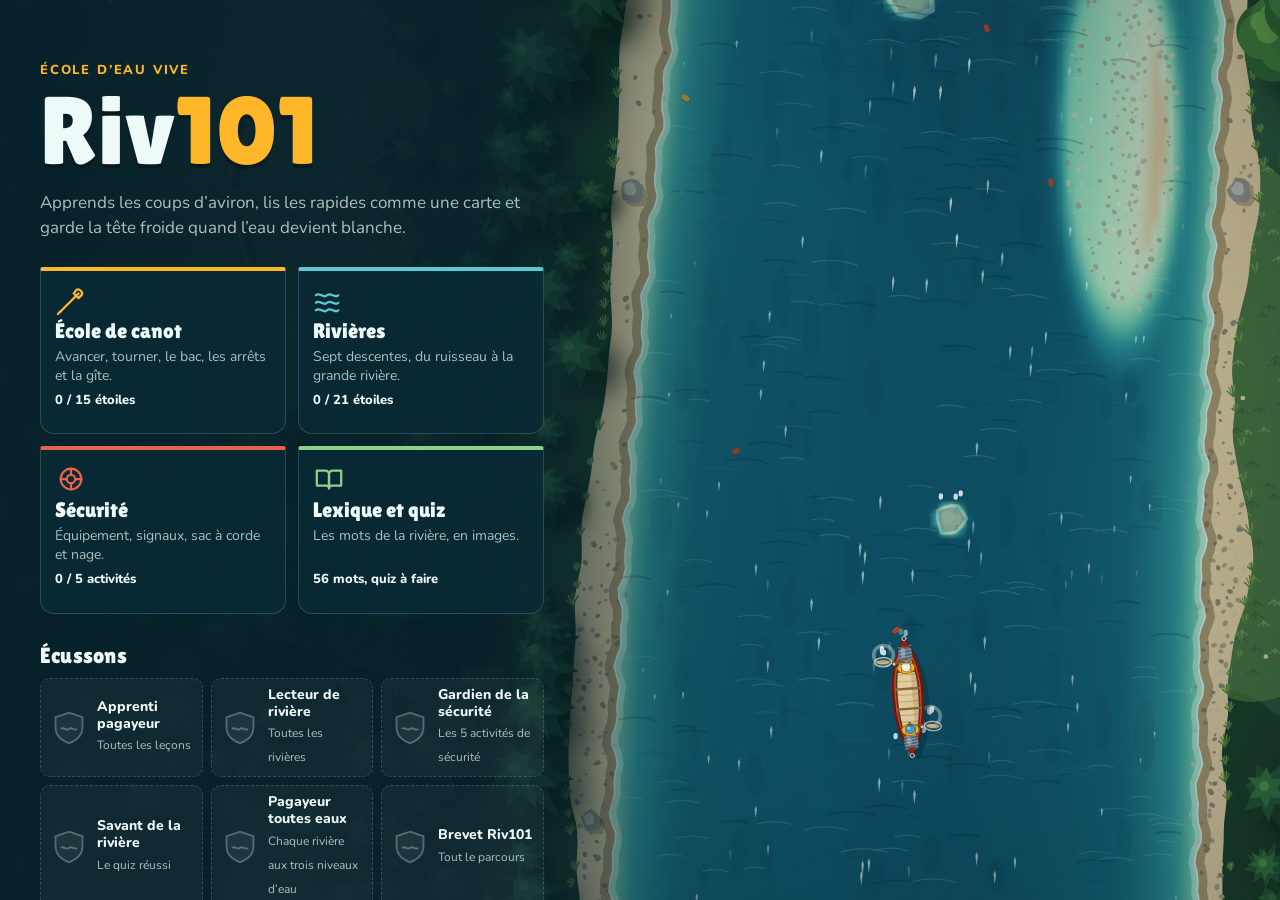
<file: index.html>
<!doctype html>
<html lang="fr-CA">
<head>
<meta charset="utf-8">
<meta name="viewport" content="width=device-width, initial-scale=1, viewport-fit=cover">
<meta name="theme-color" content="#0b2f3a">
<meta name="description" content="Riv101 : jeu éducatif de canot d’eau vive pour les 10 à 12 ans. Coups d’aviron, lecture de rapides et sécurité en rivière.">
<title>Riv101</title>
<link rel="preconnect" href="https://fonts.googleapis.com">
<link rel="preconnect" href="https://fonts.gstatic.com" crossorigin>
<link rel="stylesheet" href="https://fonts.googleapis.com/css2?family=Lilita+One&family=Nunito:wght@400..800&display=swap">
<style>
:root {
  color-scheme: dark;
  --deep: #0b2f3a; --river: #1f7a86; --foam: #eefaf7; --spruce: #2c5a3c; --canot: #d4432f; --vfi: #ffb629;
  --ink: #06202a; --panel: rgba(9,42,53,.9); --line: rgba(238,250,247,.16); --mute: rgba(238,250,247,.72);
  --ok: #3fbf7f;
  --gl: max(16px, env(safe-area-inset-left, 0px)); --gr: max(16px, env(safe-area-inset-right, 0px));
  --title: 'Lilita One', 'Arial Rounded MT Bold', 'Trebuchet MS', system-ui, sans-serif;
  --text: 'Nunito', system-ui, -apple-system, 'Segoe UI', Roboto, sans-serif;
}
* { box-sizing: border-box; }
[hidden] { display: none !important; }
html, body { height: 100%; margin: 0; }
body {
  background: var(--deep); color: var(--foam); font: 400 16px/1.5 var(--text);
  overflow: hidden; -webkit-tap-highlight-color: transparent; -webkit-text-size-adjust: 100%;
}
#cv { position: fixed; inset: 0; width: 100%; height: 100%; display: block; touch-action: none; }
h1, h2, h3 { font-family: var(--title); font-weight: 400; line-height: 1.1; margin: 0; text-wrap: balance; letter-spacing: .01em; }
p { margin: 0 0 .7em; }
b { font-weight: 800; }
button { font: inherit; color: inherit; }
:focus-visible { outline: 3px solid var(--vfi); outline-offset: 3px; }
body.pad :focus { outline: 4px solid var(--vfi); outline-offset: 3px; box-shadow: 0 0 0 8px rgba(255,182,41,.25); }
.mute { color: var(--mute); }
.small { font-size: 14px; }
kbd {
  display: inline-block; min-width: 28px; padding: 1px 7px; border-radius: 6px; text-align: center;
  background: rgba(238,250,247,.1); border: 1px solid var(--line); border-bottom-width: 3px; font: 800 13px/1.6 var(--text);
}

/* Boutons */
.btn {
  display: inline-flex; align-items: center; justify-content: center; gap: 8px; min-height: 48px; padding: 10px 22px;
  border: 0; border-radius: 10px; background: var(--vfi); color: var(--ink); cursor: pointer;
  font: 400 19px/1 var(--title); letter-spacing: .02em; box-shadow: 0 3px 0 #b9790d; transition: transform .1s, filter .15s;
}
.btn:hover { filter: brightness(1.07); }
.btn:active { transform: translateY(2px); box-shadow: 0 1px 0 #b9790d; }
.btn.ghost { background: rgba(238,250,247,.06); color: var(--foam); box-shadow: inset 0 0 0 2px var(--line); }
.btn.sm { min-height: 44px; padding: 8px 14px; font-size: 16px; }
.actions { display: flex; flex-wrap: wrap; gap: 10px; margin-top: 20px; }

/* Écrans */
#screen { position: fixed; inset: 0; z-index: 5; overflow-x: hidden; overflow-y: auto; -webkit-overflow-scrolling: touch; overscroll-behavior: contain; }
#screen.home { background: linear-gradient(90deg, rgba(6,32,42,.96) 0, rgba(6,32,42,.9) 470px, rgba(6,32,42,.35) 640px, rgba(6,32,42,0) 820px); }
#screen.sub { background: linear-gradient(rgba(6,32,42,.6), rgba(6,32,42,.85)); }
.kicker { margin: 0 0 6px; font: 800 13px/1.2 var(--text); letter-spacing: .14em; text-transform: uppercase; color: var(--vfi); }
.lead { color: var(--mute); font-size: 17px; max-width: 60ch; }

.home-col { max-width: 560px; padding: clamp(28px, 7vh, 64px) var(--gr) 48px max(var(--gl), 40px); }
.logo { font-size: clamp(60px, 10vw, 96px); line-height: .95; margin-bottom: 14px; text-shadow: 0 4px 0 rgba(0,0,0,.25); }
.logo span { color: var(--vfi); }
.tiles { display: grid; grid-template-columns: repeat(2, minmax(0, 1fr)); gap: 12px; margin: 26px 0 30px; }
.tile {
  display: flex; flex-direction: column; gap: 5px; text-align: left; padding: 14px 14px 12px; min-height: 148px; cursor: pointer;
  background: var(--panel); border: 1px solid var(--line); border-top: 4px solid var(--c); border-radius: 3px 3px 14px 14px;
  transition: transform .15s, background .15s;
}
.tile:hover { transform: translateY(-2px); background: rgba(14,60,74,.95); }
.tile svg { width: 32px; height: 30px; fill: none; stroke: var(--c); stroke-width: 2.4; stroke-linecap: round; stroke-linejoin: round; }
.tile-n { font: 400 21px/1.1 var(--title); }
.tile-d { color: var(--mute); font-size: 14px; line-height: 1.35; }
.tile-p { margin-top: auto; font-weight: 800; font-size: 13px; }
.meter { display: block; height: 6px; border-radius: 3px; background: rgba(238,250,247,.12); overflow: hidden; }
.meter i { display: block; height: 100%; background: var(--c, var(--vfi)); border-radius: 3px; }
.badges h2 { font-size: 22px; margin-bottom: 10px; }
.badges ul { list-style: none; margin: 0; padding: 0; display: grid; grid-template-columns: repeat(auto-fill, minmax(156px, 1fr)); gap: 8px; }
.badge { display: flex; align-items: center; gap: 10px; padding: 8px 10px; border-radius: 10px; background: rgba(238,250,247,.04); border: 1px dashed var(--line); }
.badge svg { flex: none; width: 36px; height: 36px; fill: rgba(238,250,247,.06); stroke: rgba(238,250,247,.3); stroke-width: 2; }
.badge .w { fill: none; }
.badge.on { border-style: solid; border-color: var(--c); background: rgba(9,42,53,.9); }
.badge.on svg { fill: var(--c); stroke: var(--c); }
.badge.on .w { stroke: var(--ink); stroke-width: 2.6; }
.badge b { display: block; font-size: 14px; line-height: 1.2; }
.badge small { color: var(--mute); font-size: 12px; }
.opts { display: flex; flex-wrap: wrap; gap: 8px 22px; margin-top: 24px; }
.opts label { display: inline-flex; align-items: center; gap: 10px; min-height: 44px; cursor: pointer; font-weight: 700; }
.opts-row { display: flex; flex-wrap: wrap; gap: 8px; }
.opts input { width: 22px; height: 22px; accent-color: var(--vfi); }
@media (max-width: 879px) {
  #screen.home { background: linear-gradient(180deg, rgba(6,32,42,0) 0, rgba(6,32,42,0) 28vh, rgba(6,32,42,.92) 40vh, rgba(6,32,42,.97) 100%); }
  .home-col { padding-top: 36vh; padding-left: var(--gl); margin: 0 auto; }
}
@media (max-width: 359px) { .tiles { grid-template-columns: 1fr; } }

.wrap { padding: max(20px, env(safe-area-inset-top, 0px)) var(--gr) 48px var(--gl); }
.panel {
  max-width: 760px; margin: 0 auto; padding: 22px clamp(16px, 4vw, 32px) 26px; border-radius: 16px;
  background: var(--panel); border: 1px solid var(--line);
  box-shadow: inset 0 1px 0 rgba(238,250,247,.08), 0 20px 50px rgba(0,0,0,.35);
  -webkit-backdrop-filter: blur(4px); backdrop-filter: blur(4px);
}
.ph { margin-bottom: 16px; }
.ph h1 { font-size: clamp(30px, 6vw, 42px); }
.panel h2 { font-size: 22px; margin: 22px 0 10px; }
.back {
  display: inline-flex; align-items: center; gap: 4px; min-height: 44px; padding: 4px 12px 4px 4px; margin: -6px 0 8px -4px;
  background: none; border: 0; border-radius: 8px; cursor: pointer; color: var(--mute); font-weight: 800;
}
.back svg { width: 24px; height: 24px; }
.back:hover { color: var(--foam); }
.note { padding: 10px 14px; border-left: 4px solid var(--vfi); background: rgba(255,182,41,.08); border-radius: 0 8px 8px 0; }

.cards { display: grid; grid-template-columns: repeat(auto-fill, minmax(210px, 1fr)); gap: 12px; margin-top: 16px; }
.card {
  display: flex; flex-direction: column; align-items: flex-start; gap: 6px; text-align: left; padding: 14px 16px; min-height: 112px;
  background: rgba(238,250,247,.05); border: 1px solid var(--line); border-left: 4px solid var(--river); border-radius: 4px 12px 12px 4px; cursor: pointer;
}
.card:hover:not([disabled]) { background: rgba(238,250,247,.1); border-left-color: var(--vfi); }
.card.locked { opacity: .55; cursor: not-allowed; }
.cls, .chip { font: 800 12px/1 var(--text); letter-spacing: .08em; text-transform: uppercase; padding: 5px 8px; border-radius: 5px; background: rgba(31,122,134,.45); }
.chip.done { background: var(--ok); color: var(--ink); }
.cn { font: 400 20px/1.15 var(--title); }
.cd { color: var(--mute); font-size: 14px; line-height: 1.35; }
.lock { display: inline-flex; align-items: center; gap: 6px; margin-top: auto; color: var(--mute); font-weight: 700; font-size: 14px; }
.lock svg { width: 18px; height: 18px; fill: currentColor; }
.stars { display: inline-flex; gap: 2px; margin-top: auto; }
.stars svg { width: 22px; height: 22px; fill: rgba(238,250,247,.18); }
.stars i { display: inline-flex; }
.stars i.on svg { fill: var(--vfi); }
.stars.big svg { width: 58px; height: 58px; }
.nivs { display: grid; gap: 2px; margin-top: auto; }
.niv-r { display: flex; align-items: center; gap: 6px; }
.niv-n { width: 52px; font-size: 12px; font-weight: 800; color: var(--mute); }
.niv-r .stars { margin-top: 0; }
.niv-r .stars svg { width: 17px; height: 17px; }
.lock.sm { margin-top: 0; font-size: 12px; }
.lock.sm svg { width: 14px; height: 14px; }
.nivpick { display: grid; grid-template-columns: repeat(3, minmax(0, 1fr)); gap: 8px; }
.nivb {
  display: flex; flex-direction: column; align-items: center; gap: 4px; padding: 10px 6px; min-height: 44px; cursor: pointer; text-align: center;
  background: rgba(238,250,247,.05); border: 2px solid var(--line); border-radius: 12px;
}
.nivb[aria-checked="true"] { border-color: var(--vfi); background: rgba(255,182,41,.12); }
.nivb[disabled] { opacity: .55; cursor: not-allowed; }
.nivb-n { font-weight: 800; font-size: 15px; line-height: 1.2; }
.nivb-c { font: 800 11px/1 var(--text); letter-spacing: .08em; padding: 4px 6px; border-radius: 5px; background: rgba(31,122,134,.45); }
.nivb .stars { margin-top: 0; }
.nivb .stars svg { width: 16px; height: 16px; }
.gauge { width: 44px; height: 50px; }
.gauge .g-w { fill: #2a8fa0; }
.gauge .g-wl { fill: none; stroke: #bfeef0; stroke-width: 1.5; }
.gauge .g-r { fill: #f4e3b5; stroke: #6b4a22; stroke-width: 1; }
.gauge .g-t { stroke: #6b4a22; stroke-width: 1.4; }
.nivtxt { margin-top: 10px; padding: 10px 14px; border-left: 4px solid #4aa3df; background: rgba(74,163,223,.1); border-radius: 0 8px 8px 0; }
.res-stars { text-align: center; margin: 4px 0 14px; }

.intro { font-size: 17px; max-width: 62ch; }
.words { margin: 0; display: grid; gap: 8px; }
.words div { padding: 10px 14px; background: rgba(238,250,247,.05); border-radius: 8px; }
.words dt { font-weight: 800; color: var(--vfi); }
.words dd { margin: 2px 0 0; color: var(--mute); }
.keys { list-style: none; padding: 0; margin: 0 0 10px; display: flex; flex-wrap: wrap; gap: 8px 18px; }
.keys li { display: flex; align-items: center; gap: 6px; }
.steps { padding-left: 22px; }
.steps li { margin-bottom: 8px; }

.stats { display: grid; grid-template-columns: repeat(auto-fit, minmax(140px, 1fr)); gap: 8px; margin: 0 0 16px; }
.stats div { padding: 10px 12px; border-radius: 8px; background: rgba(238,250,247,.05); }
.stats dt { color: var(--mute); font-size: 13px; font-weight: 700; }
.stats dd { margin: 0; font: 400 24px/1.2 var(--title); }
.learned { padding: 12px 14px; border-radius: 8px; background: rgba(63,191,127,.12); border-left: 4px solid var(--ok); }
.tip { color: var(--mute); }

.picks { display: flex; flex-wrap: wrap; gap: 8px; margin: 14px 0 4px; }
.pick {
  min-height: 48px; padding: 8px 16px; border-radius: 999px; cursor: pointer; font-weight: 700;
  background: rgba(238,250,247,.05); border: 2px solid var(--line);
}
.pick[aria-pressed="true"] { background: var(--vfi); color: var(--ink); border-color: var(--vfi); }
.fb { margin-top: 16px; }
.fb:empty { display: none; }
.verdict { font: 400 22px/1.2 var(--title); }
.verdict.ok { color: #7fe0a8; }
.verdict.ko { color: #ff9b8a; }
.errs { padding-left: 20px; }
.errs li { margin-bottom: 6px; }

.prog { margin: 0 0 6px; font-weight: 800; color: var(--mute); font-size: 14px; }
.q { font-size: 20px; font-weight: 800; margin: 18px 0 14px; }
.figbox { display: grid; place-items: center; margin-top: 14px; padding: 10px; border-radius: 12px; background: linear-gradient(#2c5a3c, #23474a); }
.fig { width: 140px; height: 175px; }
.answers { display: grid; gap: 8px; }
.ans {
  min-height: 52px; padding: 10px 16px; text-align: left; cursor: pointer; font-weight: 700; font-size: 17px;
  background: rgba(238,250,247,.05); border: 2px solid var(--line); border-radius: 10px;
}
.ans:hover:not([disabled]) { border-color: var(--vfi); }
.ans[disabled] { cursor: default; }
.ans.right { background: rgba(63,191,127,.22); border-color: var(--ok); }
.ans.wrong { background: rgba(212,67,47,.22); border-color: var(--canot); }
.score { font: 400 30px/1.1 var(--title); }
.score b { font-size: 64px; color: var(--vfi); font-weight: 400; }

.tabs { display: flex; flex-wrap: wrap; gap: 6px; margin: 6px 0 16px; }
.tabs button {
  min-height: 44px; padding: 8px 16px; border-radius: 999px; cursor: pointer; font-weight: 800;
  background: transparent; border: 2px solid var(--line);
}
.tabs button[aria-selected="true"] { background: var(--foam); color: var(--ink); border-color: var(--foam); }
.terms { display: grid; grid-template-columns: repeat(auto-fill, minmax(230px, 1fr)); gap: 12px; }
.term { padding: 12px; border-radius: 12px; background: rgba(238,250,247,.05); border: 1px solid var(--line); }
.term h3 { font-size: 20px; margin: 4px 0 6px; }
.term p { color: var(--mute); margin: 0; font-size: 15px; }
canvas.scene { display: block; width: 100%; aspect-ratio: 4 / 3; border-radius: 8px; background: var(--spruce); margin-bottom: 8px; }

/* Tête haute */
#hud { position: fixed; inset: 0; z-index: 3; pointer-events: none; }
.hud-card {
  position: absolute; top: max(10px, env(safe-area-inset-top, 0px)); left: var(--gl); right: calc(var(--gr) + 60px); max-width: 540px;
  padding: 7px 12px 8px; background: var(--panel); border: 1px solid var(--line); border-left: 4px solid var(--vfi); border-radius: 4px 12px 12px 4px;
}
.hud-name { margin: 0; font: 800 12px/1.2 var(--text); letter-spacing: .08em; text-transform: uppercase; color: var(--mute); }
.hud-task { margin: 2px 0 0; font-weight: 700; font-size: 15px; line-height: 1.3; }
.hud-keys { display: none; margin: 0 auto 6px; max-width: 560px; padding: 8px 12px; border-radius: 12px; background: var(--panel); border: 1px solid var(--line); border-left: 4px solid var(--vfi); font: 800 14px/1.35 var(--text); text-align: center; }
#hud[data-mode="rope"] .hud-keys { display: block; }
.hud-strokes { margin: 0; display: flex; flex-wrap: wrap; justify-content: center; gap: 4px; min-height: 22px; }
.hud-strokes span { font: 800 12px/1.25 var(--text); text-align: center; padding: 5px 9px; border-radius: 999px; background: var(--vfi); color: var(--ink); }
.hud-pause {
  position: absolute; top: max(10px, env(safe-area-inset-top, 0px)); right: var(--gr); width: 48px; height: 48px; pointer-events: auto; cursor: pointer;
  display: grid; place-items: center; border-radius: 12px; background: var(--panel); border: 1px solid var(--line);
}
.hud-pause svg { width: 22px; height: 22px; fill: var(--foam); }
.hud-bottom {
  position: absolute; left: 50%; transform: translateX(-50%); bottom: max(14px, env(safe-area-inset-bottom, 0px));
  display: flex; flex-direction: column; align-items: center; gap: 6px; width: max-content; max-width: calc(100% - 32px);
}
.hud-row { display: flex; align-items: center; gap: 10px; }
body.touch .hud-bottom { bottom: calc(max(10px, env(safe-area-inset-bottom, 0px)) + 124px); }
.bal { display: flex; align-items: center; gap: 10px; padding: 6px 10px; border-radius: 14px; background: var(--panel); border: 1px solid var(--line); }
.bal-mid { display: flex; flex-direction: column; gap: 3px; }
.bal-t { font: 800 11px/1 var(--text); letter-spacing: .1em; text-transform: uppercase; color: var(--mute); text-align: center; }
.bal-track { display: block; width: min(200px, 36vw); height: 10px; border-radius: 5px; background: rgba(238,250,247,.14); overflow: hidden; }
#balFill { display: block; width: 0; height: 100%; background: var(--ok); transition: width .1s; }
#balFill.hot { background: var(--canot); }
.wat { display: flex; align-items: center; gap: 6px; margin-top: 2px; }
.wat .bal-t { width: 30px; text-align: left; }
.wat-track { width: calc(min(200px, 36vw) - 36px); height: 8px; }
#watFill { display: block; width: 0; height: 100%; background: #5fb4e8; transition: width .2s; }
#watFill.warm { background: var(--vfi); }
#watFill.hot { background: var(--canot); }
#hud:not([data-wet="1"]) .wat { display: none; }
.bail-btn {
  pointer-events: auto; cursor: pointer; touch-action: none; display: inline-flex; flex-direction: column; align-items: center; justify-content: center; gap: 2px;
  min-width: 64px; min-height: 52px; padding: 4px 10px; border-radius: 14px; background: #1f6f9c; border: 2px solid #5fb4e8; font: 800 14px/1 var(--text); color: var(--foam);
}
.bail-btn kbd { min-width: 0; padding: 0 5px; font-size: 11px; line-height: 1.4; }
body.touch .bail-btn kbd, body.pad .bail-btn kbd { display: none; }
.bail-btn.on { background: #5fb4e8; color: var(--ink); }
#hud[data-mode="swim"] .bail-btn { display: none; }
.bal-m { width: 32px; height: 32px; display: grid; place-items: center; border-radius: 50%; border: 2px solid var(--line); font: 800 14px/1 var(--text); color: var(--mute); }
.bal-m.need { border-color: var(--vfi); color: var(--vfi); animation: pulse .5s infinite alternate; }
.bal-m.on { background: var(--vfi); border-color: var(--vfi); color: var(--ink); }
@keyframes pulse { to { box-shadow: 0 0 0 6px rgba(255,182,41,.3); } }
#hud[data-mode="swim"] .bal, #hud[data-mode="rope"] .bal { display: none; }
#hud:not([data-mode="swim"]) .hearts { display: none; }
.hearts { display: flex; gap: 4px; padding: 6px 10px; border-radius: 14px; background: var(--panel); border: 1px solid var(--line); }
.hearts svg { width: 26px; height: 24px; fill: var(--canot); }
.hearts svg.off { fill: rgba(238,250,247,.18); }

/* Manette tactile */
#pad {
  position: fixed; left: 0; right: 0; bottom: 0; z-index: 4; display: flex; flex-direction: column; gap: 6px;
  padding: 8px var(--gr) max(10px, env(safe-area-inset-bottom, 0px)) var(--gl);
  touch-action: none; user-select: none; -webkit-user-select: none;
}
.pg { display: flex; gap: 6px; max-width: 640px; width: 100%; margin: 0 auto; }
#pad button {
  flex: 1; min-width: 44px; height: 50px; border-radius: 14px; cursor: pointer; touch-action: none;
  background: rgba(6,32,42,.75); border: 2px solid rgba(238,250,247,.3); font: 800 13px/1.1 var(--text);
}
#pad button.on { background: var(--vfi); border-color: var(--vfi); color: var(--ink); }
#pad .s, #pad .s-only { display: none; }
#pad[data-mode="swim"] .c, #pad[data-mode="swim"] .c-only { display: none; }
#pad[data-mode="swim"] .s { display: inline; }
#pad[data-mode="swim"] .s-only { display: block; }

/* Barre de repérage */
#scoutbar { position: fixed; left: 0; right: 0; bottom: 0; z-index: 4; padding: 0 var(--gr) max(12px, env(safe-area-inset-bottom, 0px)) var(--gl); pointer-events: none; }
.sb-in {
  pointer-events: auto; max-width: 760px; margin: 0 auto; padding: 12px 16px;
  background: var(--panel); border: 1px solid var(--line); border-top: 4px solid var(--vfi); border-radius: 4px 4px 14px 14px;
}
.sb-n { margin: 0; font: 800 12px/1.2 var(--text); letter-spacing: .08em; text-transform: uppercase; color: var(--vfi); }
.sb-q { margin: 4px 0 10px; font-weight: 800; font-size: 17px; line-height: 1.35; }
.sb-b { display: flex; flex-wrap: wrap; gap: 8px; }
.sb-h { margin: 8px 0 0; font-size: 13px; color: var(--mute); }

/* Réticule de manette */
#cross {
  position: fixed; left: 0; top: 0; z-index: 4; width: 44px; height: 44px; margin: -22px 0 0 -22px; pointer-events: none;
  border: 3px solid var(--vfi); border-radius: 50%; box-shadow: 0 0 0 2px rgba(6,32,42,.7), inset 0 0 0 2px rgba(6,32,42,.7);
}
#cross::before, #cross::after { content: ''; position: absolute; left: 50%; top: 50%; background: var(--vfi); transform: translate(-50%, -50%); }
#cross::before { width: 4px; height: 4px; border-radius: 50%; }

/* Toast et dialogue */
#toast {
  position: fixed; z-index: 8; left: 50%; top: calc(max(10px, env(safe-area-inset-top, 0px)) + 128px); transform: translateX(-50%);
  width: max-content; max-width: min(520px, calc(100% - 32px)); padding: 10px 16px; border-radius: 10px;
  background: rgba(6,32,42,.94); border-left: 4px solid var(--vfi); font-weight: 700; box-shadow: 0 10px 30px rgba(0,0,0,.35);
}
#toast.show { animation: toastIn .25s ease-out; }
@keyframes toastIn { from { opacity: 0; transform: translate(-50%, -8px); } }
body[data-view="scout"] #toast, body[data-view="menu"] #toast { top: max(16px, env(safe-area-inset-top, 0px)); }
#dlg { position: fixed; inset: 0; z-index: 10; display: grid; place-items: center; padding: 16px var(--gr) 16px var(--gl); background: rgba(6,32,42,.6); }
.dlg-box {
  width: 100%; max-width: 460px; padding: 22px 22px 20px; border-radius: 16px; background: #0c3541;
  border: 1px solid var(--line); border-top: 4px solid var(--vfi); box-shadow: 0 24px 60px rgba(0,0,0,.5);
}
.dlg-box h2 { font-size: 30px; margin-bottom: 10px; }
.dlg-box .actions { margin-top: 16px; }

@media (prefers-reduced-motion: reduce) { *, *::before, *::after { animation: none !important; transition: none !important; } }
</style>
</head>
<body data-view="menu">
<canvas id="cv" aria-label="La rivière vue de haut. L’aval est en haut de l’écran."></canvas>

<div id="hud" hidden data-mode="canoe">
  <div class="hud-card">
    <p class="hud-name" id="hudName"></p>
    <p class="hud-task" id="hudTask" aria-live="polite"></p>
  </div>
  <button class="hud-pause" type="button" data-act="pause" aria-label="Pause"><svg viewBox="0 0 24 24" aria-hidden="true"><rect x="6" y="5" width="4" height="14" rx="1"/><rect x="14" y="5" width="4" height="14" rx="1"/></svg></button>
  <div class="hud-bottom">
    <p class="hud-keys" id="hudKeys"></p>
    <p class="hud-strokes" id="hudStroke"></p>
    <div class="hud-row">
    <div class="bal" aria-hidden="true">
      <span class="bal-m" id="balL">G</span>
      <span class="bal-mid"><span class="bal-t">Équilibre</span><span class="bal-track"><i id="balFill"></i></span>
        <span class="wat"><span class="bal-t">Eau</span><span class="bal-track wat-track"><i id="watFill"></i></span></span></span>
      <span class="bal-m" id="balR">D</span>
    </div>
    <button type="button" id="bailBtn" class="bail-btn" data-k="bail" hidden>Écoper<kbd>B</kbd></button>
    <div class="hearts" id="hearts" role="img" aria-label="3 cœurs"></div>
    </div>
  </div>
</div>

<div id="pad" hidden data-mode="canoe">
  <div class="pg">
    <button type="button" data-k="latL" class="c-only">Latéral G</button>
    <button type="button" data-k="leanL" class="c-only">Gîte G</button>
    <button type="button" data-k="swim" class="s-only">Posture</button>
    <button type="button" data-k="leanR" class="c-only">Gîte D</button>
    <button type="button" data-k="latR" class="c-only">Latéral D</button>
  </div>
  <div class="pg">
    <button type="button" data-k="left"><span class="c">Pivot G</span><span class="s">Gauche</span></button>
    <button type="button" data-k="right"><span class="c">Pivot D</span><span class="s">Droite</span></button>
    <button type="button" data-k="fwd"><span class="c">Avant</span><span class="s">Aval</span></button>
    <button type="button" data-k="back"><span class="c">Rétro</span><span class="s">Amont</span></button>
  </div>
</div>

<div id="scoutbar" hidden>
  <div class="sb-in">
    <p class="sb-n" id="scoutN"></p>
    <p class="sb-q" id="scoutQ" aria-live="polite"></p>
    <div class="sb-b">
      <button type="button" class="btn ghost sm" data-act="sAval">Aval ↑</button>
      <button type="button" class="btn ghost sm" data-act="sAmont">Amont ↓</button>
      <button type="button" class="btn ghost sm" data-act="sSkip">Passer</button>
      <button type="button" class="btn ghost sm" data-act="pause">Pause</button>
    </div>
    <p class="sb-h">Glisse ou utilise la molette pour longer la rivière.</p>
  </div>
</div>

<div id="cross" hidden aria-hidden="true"></div>
<div id="toast" role="status" aria-live="polite" hidden></div>
<main id="screen"></main>

<div id="dlg" hidden>
  <div class="dlg-box" role="dialog" aria-modal="true" aria-labelledby="dlgT">
    <h2 id="dlgT"></h2>
    <div id="dlgB"></div>
    <div id="dlgA" class="actions"></div>
  </div>
</div>
<script>

// ---- src/core.js
'use strict';
// Riv101 : utilitaires, sauvegarde locale et sons.
const R = window.R = {};
R.clamp = (v, a, b) => v < a ? a : v > b ? b : v;
R.lerp = (a, b, t) => a + (b - a) * t;
// Fonctionne aussi avec a > b (rampe descendante).
R.sstep = (a, b, x) => { const t = R.clamp((x - a) / (b - a), 0, 1); return t * t * (3 - 2 * t); };
R.hash = n => { const x = Math.sin(n * 127.1 + 311.7) * 43758.5453; return x - Math.floor(x); };
R.$ = (s, el) => (el || document).querySelector(s);
R.$$ = (s, el) => Array.from((el || document).querySelectorAll(s));
R.shuffle = a => { a = a.slice(); for (let i = a.length - 1; i > 0; i--) { const j = Math.floor(Math.random() * (i + 1)); const t = a[i]; a[i] = a[j]; a[j] = t; } return a; };

R.save = {
  d: { stars: {}, done: {}, opts: { sound: 'normal', unlock: false, gfx: 'riche' } },
  load() {
    try {
      const s = JSON.parse(localStorage.getItem('riv101') || 'null');
      if (s) { Object.assign(this.d.stars, s.stars); Object.assign(this.d.done, s.done); Object.assign(this.d.opts, s.opts); }
      // Ancienne sauvegarde : sound était vrai ou faux.
      const m = this.d.opts.sound;
      if (m === false) this.d.opts.sound = 'coupe'; else if (!R.SOUND[m]) this.d.opts.sound = 'normal';
      if (!R.GFX[this.d.opts.gfx]) this.d.opts.gfx = 'riche';
    } catch (e) { /* stockage indisponible : on joue sans sauvegarde */ }
  },
  store() { try { localStorage.setItem('riv101', JSON.stringify(this.d)); } catch (e) { /* idem */ } },
  star(id, n) { if ((this.d.stars[id] || 0) < n) { this.d.stars[id] = n; this.store(); } },
  mark(id) { if (!this.d.done[id]) { this.d.done[id] = 1; this.store(); } }
};
// Étoiles par niveau d'eau : « id » en eau moyenne (comme avant), « id@bas » et « id@haut ».
R.starKey = (id, niv) => niv && niv !== 'moyen' ? id + '@' + niv : id;

// Réglage des graphiques : « riches » (eau animée, écume, ombres, détails de vie) ou « simples »
// (pour les appareils lents). R.gfx.rich() est lu à chaque image par le rendu.
R.GFX = { riche: { t: 'Graphiques : riches' }, simple: { t: 'Graphiques : simples' } };
R.gfx = {
  mode() { return R.GFX[R.save.d.opts.gfx] ? R.save.d.opts.gfx : 'riche'; },
  rich() { return this.mode() === 'riche'; },
  // auto : bascule décidée par le jeu (images trop lentes) ; un choix manuel coupe la détection.
  set(m, auto) { R.save.d.opts.gfx = R.GFX[m] ? m : 'riche'; if (!auto) R.save.d.opts.gfxManual = true; R.save.store(); },
  next() { const m = this.mode() === 'riche' ? 'simple' : 'riche'; this.set(m); return m; },
  reduced() { try { return !!(window.matchMedia && matchMedia('(prefers-reduced-motion: reduce)').matches); } catch (e) { return false; } }
};

// Réglages du son : gain général, effets, bruit de la rivière.
R.SOUND = { normal: { m: 1, fx: 1, riv: 1, t: 'Son : normal' }, doux: { m: 1, fx: 0.7, riv: 0.5, t: 'Son : doux' }, coupe: { m: 0, fx: 1, riv: 1, t: 'Son : coupé' } };
R.audio = {
  ctx: null, rv: 0,
  mode() { return R.SOUND[R.save.d.opts.sound] ? R.save.d.opts.sound : 'normal'; },
  init() {
    if (this.ctx) { if (this.ctx.state === 'suspended') this.ctx.resume(); return; }
    try {
      const AC = window.AudioContext || window.webkitAudioContext; if (!AC) return;
      const c = this.ctx = new AC();
      const len = c.sampleRate * 2, buf = c.createBuffer(1, len, c.sampleRate), d = buf.getChannelData(0);
      let last = 0;
      for (let i = 0; i < len; i++) { const w = Math.random() * 2 - 1; last = (last + 0.04 * w) / 1.04; d[i] = last * 4 + w * 0.15; }
      this.noise = buf;
      const S = R.SOUND[this.mode()];
      this.master = c.createGain(); this.master.gain.value = S.m; this.master.connect(c.destination);
      this.fx = c.createGain(); this.fx.gain.value = S.fx; this.fx.connect(this.master);
      const src = c.createBufferSource(); src.buffer = buf; src.loop = true;
      // Bruit de fond de la rivière : discret et sourd (un grondement plutôt qu'un souffle), sous les effets.
      this.lp = c.createBiquadFilter(); this.lp.type = 'lowpass'; this.lp.frequency.value = 350;
      this.river = c.createGain(); this.river.gain.value = 0.012 * S.riv;
      src.connect(this.lp); this.lp.connect(this.river); this.river.connect(this.master); src.start();
    } catch (e) { this.ctx = null; }
  },
  setMode(m) {
    if (!R.SOUND[m]) m = 'normal';
    R.save.d.opts.sound = m; R.save.store();
    if (!this.ctx) return;
    const S = R.SOUND[m]; this.master.gain.value = S.m; this.fx.gain.value = S.fx; this.setRiver(this.rv, true);
  },
  nextMode() { const k = Object.keys(R.SOUND), m = k[(k.indexOf(this.mode()) + 1) % k.length]; this.setMode(m); return m; },
  riverGain(v) { return (0.012 + 0.10 * v) * R.SOUND[this.mode()].riv; },
  setRiver(v, now) {
    this.rv = v; if (!this.ctx) return; const t = this.ctx.currentTime, g = this.riverGain(v);
    if (now) { this.river.gain.cancelScheduledValues(t); this.river.gain.value = g; } else this.river.gain.setTargetAtTime(g, t, 0.3);
    this.lp.frequency.setTargetAtTime(300 + 900 * v, t, 0.3);
  },
  tone(f, dur, type, vol, f2) {
    const c = this.ctx; if (!c) return; const o = c.createOscillator(), g = c.createGain(), t = c.currentTime;
    o.type = type || 'sine'; o.frequency.setValueAtTime(f, t); if (f2) o.frequency.exponentialRampToValueAtTime(f2, t + dur);
    g.gain.setValueAtTime(vol || 0.2, t); g.gain.exponentialRampToValueAtTime(0.001, t + dur);
    o.connect(g); g.connect(this.fx); o.start(t); o.stop(t + dur + 0.02);
  },
  burst(dur, freq, vol) {
    const c = this.ctx; if (!c) return; const s = c.createBufferSource(), f = c.createBiquadFilter(), g = c.createGain(), t = c.currentTime;
    s.buffer = this.noise; f.type = 'bandpass'; f.frequency.value = freq;
    g.gain.setValueAtTime(vol, t); g.gain.exponentialRampToValueAtTime(0.001, t + dur);
    s.connect(f); f.connect(g); g.connect(this.fx); s.start(t, Math.random()); s.stop(t + dur + 0.02);
  },
  sfx(n) {
    if (!this.ctx) return; const T = this;
    if (n === 'paddle') T.burst(0.22, 1400, 0.22);
    else if (n === 'bump') T.tone(110, 0.18, 'sine', 0.35, 60);
    else if (n === 'hit') { T.tone(90, 0.3, 'triangle', 0.5, 45); T.burst(0.2, 500, 0.3); }
    else if (n === 'ding') { T.tone(660, 0.14, 'sine', 0.22); setTimeout(() => T.tone(990, 0.25, 'sine', 0.22), 110); }
    else if (n === 'no') T.tone(220, 0.25, 'square', 0.07, 150);
    else if (n === 'win') [523, 659, 784, 1047].forEach((f, i) => setTimeout(() => T.tone(f, 0.3, 'triangle', 0.22), i * 130));
    else if (n === 'fail') T.tone(330, 0.6, 'sawtooth', 0.1, 80);
    else if (n === 'splash') T.burst(0.6, 800, 0.5);
    else if (n === 'whoosh') T.burst(0.35, 2400, 0.2);
    else if (n === 'scrape') { T.burst(0.28, 3200, 0.12); T.tone(70, 0.22, 'sawtooth', 0.05, 55); }
    else if (n === 'bail') T.burst(0.3, 1100, 0.16);
  }
};

// ---- src/river.js
(function () {
'use strict';
// Construit une rivière à partir d'une définition de niveau.
// Repère : x vers la rive droite, y vers l'aval (en mètres). Les décalages « o » des
// niveaux sont mesurés depuis le centre de la rivière ('L' / 'R' = collé à une rive).
// Niveaux d'eau : v = courant, d = décalage de profondeur (m), w = largeur, rk = rayon des roches,
// hk = force des rouleaux, wk = force des vagues, ek = contre-courants, sl = longueur des passoires,
// tip = instabilité, wet = eau embarquée.
R.NIVEAUX = {
  bas: { v: 0.75, d: -0.45, w: 1, rk: 1.15, hk: 0.6, wk: 0.65, ek: 1, sl: 1, tip: 0.85, wet: 0.6 },
  moyen: { v: 1, d: 0, w: 1, rk: 1, hk: 1, wk: 1, ek: 1, sl: 1, tip: 1, wet: 1 },
  haut: { v: 1.35, d: 0.6, w: 1.08, rk: 1, hk: 1.35, wk: 1.45, ek: 0.7, sl: 1.3, tip: 1.2, wet: 1.6 }
};
// Classe affichée : un cran de plus en eau haute.
R.clsFor = function (def, niv) {
  if (niv !== 'haut') return def.cls;
  return { R1: 'R2', R2: 'R2+', 'R2+': 'R3', R3: 'R3+' }[def.cls] || def.cls;
};
R.buildRiver = function (def, niveau) {
  const niv = R.NIVEAUX[niveau] ? niveau : 'moyen', NV = R.NIVEAUX[niv];
  const L = def.len, n = L + 1, P = def.path;
  const cx = new Float32Array(n), hw = new Float32Array(n), vb = new Float32Array(n), dcx = new Float32Array(n), skew = new Float32Array(n);
  let k = 0;
  for (let i = 0; i < n; i++) {
    while (k < P.length - 2 && i >= P[k + 1][0]) k++;
    const a = P[k], b = P[k + 1], t = R.sstep(a[0], b[0], i);
    cx[i] = R.lerp(a[1], b[1], t); hw[i] = R.lerp(a[2], b[2], t) * NV.w; vb[i] = R.lerp(a[3], b[3], t) * NV.v;
  }
  for (let i = 0; i < n; i++) dcx[i] = (cx[Math.min(n - 1, i + 1)] - cx[Math.max(0, i - 1)]) / 2;
  // Dans un virage, la veine se déporte vers l'extérieur (drossage).
  const raw = new Float32Array(n);
  for (let i = 1; i < n - 1; i++) raw[i] = R.clamp(-(dcx[i + 1] - dcx[i - 1]) / 2 * 12, -0.45, 0.45);
  for (let i = 0; i < n; i++) { let s = 0, c = 0; for (let j = Math.max(0, i - 6); j <= Math.min(n - 1, i + 6); j++) { s += raw[j]; c++; } skew[i] = s / c; }

  const D0 = def.depth || 1.2, CU = niv === 'haut' ? 1.35 : 1; // coussins plus marqués en eau haute
  // Contre-courants : longueur EL * r + 3 m, demi-largeur EW * r + 0,3 m juste derrière la roche,
  // remontée vers la roche (ES : 1,35 = l’eau remonte à 35 % de la vitesse du courant au centre).
  const EL = 5.2, EW = 1.4, ES = 1.35, CT = 0.5;
  const rv = { def, L, niveau: niv, nv: NV, D0, rocks: [], holes: [], waves: [], strainers: [], vs: [], bars: [], seuil: null, portage: null };
  rv.at = function (y, o) {
    const f = R.clamp(y, 0, L - 0.001), i = f | 0, t = f - i;
    o.cx = cx[i] + (cx[i + 1] - cx[i]) * t; o.hw = hw[i] + (hw[i + 1] - hw[i]) * t; o.vb = vb[i] + (vb[i + 1] - vb[i]) * t;
    o.dcx = dcx[i] + (dcx[i + 1] - dcx[i]) * t; o.skew = skew[i] + (skew[i + 1] - skew[i]) * t; return o;
  };
  const T = {};
  rv.cxAt = y => rv.at(y, T).cx;
  rv.hwAt = y => rv.at(y, T).hw;
  const X = (o, y, r) => o === 'L' ? rv.cxAt(y) - rv.hwAt(y) + (r || 0) * 0.35 : o === 'R' ? rv.cxAt(y) + rv.hwAt(y) - (r || 0) * 0.35 : rv.cxAt(y) + o;

  // Eau haute : les petites roches de plein courant passent sous l'eau et deviennent des rouleaux.
  // Les grosses gardent un contre-courant plus court et plus faible.
  (def.rocks || []).forEach((q, i) => {
    const bank = typeof q[0] === 'string', r = bank ? q[2] : q[2] * NV.rk;
    if (niv === 'haut' && !bank && q[2] < 2.2) { rv.holes.push({ x: X(q[0], q[1]), y: q[1] + 0.4 * r, w: 2 * r + 1.4, len: 2.6, k: 0.55, sub: true }); return; }
    const ek = bank ? 1 : NV.ek;
    rv.rocks.push({ x: X(q[0], q[1], r), y: q[1], r, Le: (EL * r + 3) * ek, w: EW * r + 0.3, ek: niv === 'haut' && !bank ? 0.75 : 1, bank, id: i });
  });
  (def.holes || []).forEach(q => rv.holes.push({ x: X(q[0], q[1]), y: q[1], w: q[2] * (niv === 'haut' ? 1.15 : 1), len: 3.5, k: NV.hk }));
  (def.waves || []).forEach(q => rv.waves.push({ x: X(q[0], q[1]), y: q[1], w: q[2], len: q[3] * (niv === 'haut' ? 1.15 : niv === 'bas' ? 0.85 : 1), k: NV.wk }));
  (def.strainers || []).forEach(q => { const x0 = X(q[0], q[1]), s = q[0] === 'L' ? 1 : -1, l = q[2] * NV.sl; rv.strainers.push({ x0, y0: q[1], x1: x0 + s * l, y1: q[1] + l * 0.35 }); });
  // Bancs de gravier et hauts-fonds : ellipses qui retranchent jusqu'à h mètres.
  (def.bars || []).forEach(q => { const rx = q[2]; rv.bars.push({ x: typeof q[0] === 'string' ? X(q[0], q[1], rx * 1.4) : X(q[0], q[1]), y: q[1], rx, ry: q[3], h: q[4] == null ? 1 : q[4] }); });
  (def.vs || []).forEach(q => rv.vs.push({ x: X(q[0], q[1]), y: q[1] }));
  if (def.seuil) rv.seuil = { y: def.seuil.y, safe: !!def.seuil.safe };
  if (def.portage) rv.portage = def.portage;
  // Types de berge : 'cliff' (falaise, on ne sort pas) sur les tronçons listés, berge basse ailleurs.
  rv.banks = (def.banks || []).map(q => ({ side: q[0], y0: q[1], y1: q[2], type: q[3] || 'cliff' }));
  rv.bankType = function (side, y) {
    for (let i = 0; i < rv.banks.length; i++) { const k = rv.banks[i]; if (k.side === side && y >= k.y0 && y <= k.y1) return k.type; }
    return 'low';
  };

  // Profondeur (m) sans les roches : profil en travers, plus creux à l'extérieur des virages,
  // moins des bancs, plus le décalage du niveau d'eau. Négatif = gravier à sec.
  function baseDepth(x, y, p, q, sk) {
    const side = sk > 0 ? p : -p, out = side > 0 ? side * Math.abs(sk) * 1.3 : 0;
    let d = D0 * (0.12 + 0.88 * Math.pow(Math.max(0, 1 - q * q), 0.6)) * (1 + out) + NV.d;
    for (let i = 0; i < rv.bars.length; i++) {
      const b = rv.bars[i], ey = (y - b.y) / b.ry; if (ey > 1 || ey < -1) continue;
      const ex = (x - b.x) / b.rx; if (ex > 1 || ex < -1) continue;
      const e = Math.sqrt(ex * ex + ey * ey); if (e < 1) d -= b.h * R.sstep(1, 0.55, e);
    }
    return d;
  }
  // Halo moins profond autour d'une roche (pas pour les pointes de berge).
  // Derrière la roche, le contre-courant creuse une fosse un peu plus profonde (valeur négative = plus creux).
  const halo = (k, dx, dy) => {
    let v = 0;
    if (dy > 0 && dy < k.Le) { const t = dy / k.Le, a = Math.abs(dx) / (k.w + 1); if (a < 1) v -= 0.3 * R.sstep(1, 0.5, a) * R.sstep(1, 0.5, t) * R.sstep(0, k.r, dy); }
    if (k.bank) return v;
    const d = Math.hypot(dx, dy); return v + (d < k.r + 1.8 ? 0.35 * R.sstep(k.r + 1.8, k.r, d) : 0);
  };

  // Vitesse de l'eau au point (x, y). out.d reçoit la profondeur.
  const A = {};
  rv.flow = function (x, y, out) {
    rv.at(y, A);
    const p = (x - A.cx) / A.hw;
    if (p <= -1 || p >= 1) { out.x = 0; out.y = 0; out.land = true; out.d = -0.5; return out; }
    out.land = false;
    const sk = A.skew; let q = p - sk; q = q > 0 ? q / (1 - sk) : q / (1 + sk);
    let sp = A.vb * (0.12 + 0.88 * Math.pow(1 - q * q, 0.75)), dep = baseDepth(x, y, p, q, sk);
    const il = 1 / Math.hypot(A.dcx, 1);
    let mult = 1, ax = 0, ay = 0;
    for (let i = 0; i < rv.rocks.length; i++) {
      const k = rv.rocks[i], dy = y - k.y;
      if (dy < -3.5 * k.r || dy > k.Le) continue;
      const dx = x - k.x;
      dep -= halo(k, dx, dy);
      if (dy > -0.3 * k.r) { // contre-courant derrière la roche
        // Largeur : dans l'ombre de la roche à sa hauteur, puis le contre-courant s'ouvre derrière elle avant de se refermer.
        const t = dy / k.Le, w = Math.min(k.w * (1 - 0.85 * t * t) + 0.2, k.r * 0.8 + 0.55 * Math.max(0, dy)), a = Math.abs(dx) / w;
        // En eau haute, la ligne de cisaillement est plus brusque (transition plus étroite).
        // Contre la face aval de la roche, l'eau est presque immobile ; la remontée est franche un peu plus loin.
        if (a < 1.2) mult -= (1 + (ES - 1) * R.sstep(0.2, 2.2, Math.hypot(dx, dy) - k.r)) * k.ek * (niv === 'haut' ? R.sstep(1.05, 0.8, a) : R.sstep(1.2, 0.6, a)) * R.sstep(1, 0.7, t) * R.sstep(-0.3 * k.r, 0.4 * k.r, dy);
      }
      if (dy < 0.5 * k.r) { // coussin : l'eau contourne la roche
        const d = Math.hypot(dx, dy), R2 = 3.4 * k.r;
        // (la poussée vers l'extérieur s'éteint à la hauteur de la roche : l'eau se referme derrière elle)
        if (d < R2 && d > 0.01) { const kk = 1 - d / R2, s2 = sp * kk * kk * CU; ax += dx / d * s2 * 0.9 * R.sstep(CT * k.r, -0.3 * k.r, dy); ay += dy / d * s2 * 0.55; }
      }
    }
    for (let i = 0; i < rv.holes.length; i++) {
      const h = rv.holes[i], dy = y - h.y;
      if (dy > -0.5 && dy < h.len) { const a = Math.abs(x - h.x) / (h.w / 2); if (a < 1) mult -= 1.5 * h.k * R.sstep(1, 0.8, a) * R.sstep(-0.5, 0.3, dy) * R.sstep(h.len, h.len - 0.8, dy); }
    }
    if (mult < -0.5) mult = -0.5;
    // Le courant ralentit sur un haut-fond.
    const sl = dep >= 0.5 ? 1 : 0.15 + 0.85 * R.sstep(-0.05, 0.5, dep);
    out.d = dep;
    out.x = (sp * A.dcx * il * mult + ax) * sl; out.y = (sp * il * mult + ay) * sl; return out;
  };
  // Profondeur seule (m). Hors de l'eau : -0.5.
  rv.depth = function (x, y) {
    rv.at(y, A);
    const p = (x - A.cx) / A.hw;
    if (p <= -1 || p >= 1) return -0.5;
    const sk = A.skew; let q = p - sk; q = q > 0 ? q / (1 - sk) : q / (1 + sk);
    let d = baseDepth(x, y, p, q, sk);
    for (let i = 0; i < rv.rocks.length; i++) { const k = rv.rocks[i], dy = y - k.y; if (dy > -k.r - 2 && dy < Math.max(k.r + 2, k.Le)) d -= halo(k, x - k.x, dy); }
    return d;
  };
  // Profondeur maximale de la section et sa position (veine principale).
  rv.deepest = function (y) {
    rv.at(y, A); const c = A.cx, h = A.hw; let bx = c, bd = -9;
    for (let i = -24; i <= 24; i++) { const x = c + i / 25 * h, d = rv.depth(x, y); if (d > bd) { bd = d; bx = x; } }
    return { x: bx, d: bd };
  };

  // Éléments à reconnaître pendant le repérage.
  rv.features = function () {
    const f = [];
    for (const k of rv.rocks) {
      const c = rv.cxAt(k.y);
      if (!k.bank) f.push({ type: 'vamont', x: k.x, y: k.y, r: Math.max(3.5, k.r + 2) });
      if (k.r >= 2) f.push({ type: 'contre', x: k.bank ? k.x + (k.x < c ? 1 : -1) * k.w * 0.45 : k.x, y: k.y + 0.35 * k.Le, r: Math.max(4.5, k.w + 1.5) });
    }
    for (const v of rv.vs) f.push({ type: 'vaval', x: v.x, y: v.y - 4, r: 6.5 });
    for (const h of rv.holes) f.push({ type: 'rouleau', x: h.x, y: h.y + 1.5, r: Math.max(4.5, h.w / 2 + 1.5) });
    for (const w of rv.waves) f.push({ type: 'vagues', x: w.x, y: w.y + w.len / 2, r: Math.max(5, w.len / 2) });
    for (const s of rv.strainers) f.push({ type: 'passoire', x: (s.x0 + s.x1) / 2, y: (s.y0 + s.y1) / 2, r: 6.5 });
    if (rv.seuil) f.push({ type: 'seuil', x: rv.cxAt(rv.seuil.y), y: rv.seuil.y, r: 5 });
    for (const k of rv.banks) if (k.type === 'cliff') { // un point par tronçon ; le repérage teste toute la paroi
      const y = (k.y0 + k.y1) / 2;
      f.push({ type: 'falaise', side: k.side, y0: k.y0, y1: k.y1, x: k.side === 'L' ? rv.cxAt(y) - rv.hwAt(y) : rv.cxAt(y) + rv.hwAt(y), y, r: Math.max(8, (k.y1 - k.y0) / 2) });
    }
    // Hauts-fonds : bancs où l'eau reste peu profonde à ce niveau. Veine principale : là où l'eau est la plus profonde.
    for (const b of rv.bars) {
      if (rv.depth(b.x, b.y) < 0.4) f.push({ type: 'hautfond', x: b.x, y: b.y, r: Math.max(3, Math.min(b.rx, b.ry)), bar: b });
      const v = rv.deepest(b.y); f.push({ type: 'veine', x: v.x, y: b.y, r: 3 });
    }
    if (rv.portage) { const z = rv.portage, y = (z.y0 + z.y1) / 2; f.push({ type: 'portage', x: z.side === 'L' ? rv.cxAt(y) - rv.hwAt(y) + 4 : rv.cxAt(y) + rv.hwAt(y) - 4, y, r: Math.max(9, (z.y1 - z.y0) / 2 + 2) }); }
    return f;
  };
  // Roches d'eau basse (lowRocks = [o, y, r]) : elles émergent en eau basse ; en eau moyenne, ce sont des
  // roches à fleur d'eau (tache pâle où le canot racle, sans collision) ; en eau haute, elles disparaissent
  // sous l'eau foncée, et les plus grosses deviennent de petits rouleaux.
  (def.lowRocks || []).forEach((q, i) => {
    const r = q[2], x = X(q[0], q[1]), y = q[1];
    if (niv === 'bas') rv.rocks.push({ x, y, r, Le: 5 * r + 2, w: 1.3 * r, ek: 1, bank: false, low: true, id: 100 + i });
    else if (niv === 'moyen') rv.bars.push({ x, y, rx: r * 1.3, ry: r * 1.3, h: Math.max(0, rv.depth(x, y) - 0.15), low: true });
    else if (r >= 1.4) rv.holes.push({ x, y: y + 0.4 * r, w: 2 * r + 1, len: 2.4, k: 0.5, sub: true });
  });
  return rv;
};
})();

// ---- src/sim.js
(function () {
'use strict';
// Physique du canot et du nageur.
// Cap « th » : 0 = pointe vers l'aval, positif = tourne à droite.
// Le canot est porté par l'eau en deux points (pointe avant, pointe arrière) : c'est la différence de
// courant entre les deux qui fait pivoter le canot en entrant dans un contre-courant.
// Canot tandem : l'équipier avant avironne à gauche, l'équipier arrière à droite. Les coups latéraux
// sont des forces appliquées aux deux pointes : forces opposées = pivot, même sens = déplacement latéral.
// Réglages (eau calme) : propulsion 2,7 m/s, 63 % en 2,4 s, un tiers de l'erre après 3 s environ ;
// pivot d'environ 50 degrés par seconde, mis en route et amorti en 0,6 s ; déplacement latéral 0,75 m/s.
// Rétro à 85 % de la propulsion : le bac arrière est la manœuvre d'évitement de base.
const D = 2.0, CF = 0.21, CL = 0.9, I = 4.3, KX = 1.0, AP = 1.13, RETRO = 0.85, FP = 0.68, TQ = 0.87, RC = 0.5, THR = 1.4;
const OFFS = [-2, -1, 0, 1, 2], U = {}, A = {}, A2 = {};
// Collision avec les roches : rayon un peu inférieur au dessin (RK). Un contact sur le côté de la roche
// (HIT_LEE) ou sur sa face aval (HIT_BACK, souvent la pointe qui pivote en entrant dans le contre-courant)
// compte moins : une roche touchée y demande environ 1,7 m/s et 2,4 m/s d'impact, contre 1,1 m/s de face.
const RK = 0.25, HIT_LEE = 0.65, HIT_BACK = 0.45;

function newBoat(x, y, th) {
  return { x, y, py: y, vx: 0, vy: 0, th: th || 0, om: 0, lean: 0, need: 0, side: 0, sideT: 0, cross: 0, auto: false, instab: 0, mode: 'canoe', hitCd: 0, ev: [], hearts: 3, active: false, safeT: 0, sth: 0, sdir: 0, water: 0, depth: 9, scrape: 0, grounded: false, bailing: false };
}

// Ce que fait chaque équipier. fb, fs : force latérale à la pointe avant, à la pointe arrière
// (+1 = vers la droite du canot) ; tq : couple ajouté pour un pivot.
function strokes(inp) {
  let fb = 0, fs = 0, tq = 0;
  if (inp.left) { fb -= 1; fs += 1; tq -= 1; }
  if (inp.right) { fb += 1; fs -= 1; tq += 1; }
  if (inp.latL) { fb -= 1; fs -= 1; }
  if (inp.latR) { fb += 1; fs += 1; }
  return { fb, fs, tq };
}

// Impulsion au point de contact (rx, ry) le long de la normale (nx, ny).
function impulse(b, rx, ry, nx, ny, pen, e) {
  const qx = ry, qy = -rx;
  const vn = (b.vx + b.om * qx) * nx + (b.vy + b.om * qy) * ny;
  b.x += nx * pen; b.y += ny * pen;
  if (vn >= 0) return 0;
  const pn = qx * nx + qy * ny, j = -(1 + e) * vn / (1 + pn * pn / I);
  b.vx += j * nx; b.vy += j * ny; b.om += j * pn / I;
  return -vn;
}

function segDist(px, py, s) {
  const vx = s.x1 - s.x0, vy = s.y1 - s.y0, t = R.clamp(((px - s.x0) * vx + (py - s.y0) * vy) / (vx * vx + vy * vy), 0, 1);
  return Math.hypot(px - s.x0 - vx * t, py - s.y0 - vy * t);
}

// Gîte en bac : quand le courant arrive de travers sur la coque (c = U · n au-delà de 0,5 m/s),
// il faut gîter vers l'aval (signe de c) pour que le courant glisse sous la coque.
// À plat, la coque accroche : le coup d'aviron porte moins et le courant emporte le canot.
// Gîté vers l'amont : presque aucun déplacement utile, et l'instabilité monte vite.
const CROSS = 0.5;
// Frottement sur le fond selon la profondeur : racle sous 0,35 m, presque échoué sous 0,12 m.
const SCRAPE = 0.35, GROUND = 0.12;
function bottom(d) { return d >= SCRAPE ? 0 : 1.6 * R.sstep(SCRAPE, GROUND, d) + 5.5 * R.sstep(GROUND, -0.05, d); }
// wet : facteur d'eau embarquée (0 dans les leçons).
function stepCanoe(b, inp, rv, dt, assist, tippy, wet) {
  const fx = Math.sin(b.th), fy = Math.cos(b.th), nx = fy, ny = -fx;
  const wl = b.water || 0, pad = !b.bailing;
  let ax = 0, ay = 0, al = 0, wb = 0, ws = 0, fr = 0, dmin = 9, rfw = 0;
  // Gîte décidée au début du pas, à partir du côté requis au pas précédent.
  let lean = (inp.leanR ? 1 : 0) - (inp.leanL ? 1 : 0);
  if (assist) lean = b.side;
  rv.flow(b.x, b.y, U);
  const c = U.x * nx + U.y * ny, kx = R.sstep(CROSS - 0.1, CROSS + 0.3, Math.abs(c)), cs = c > 0 ? 1 : -1;
  // Le côté requis est celui montré au joueur (b.side, qui tient compte aussi du cisaillement).
  const sd = b.side || cs, lq = kx === 0 ? 0 : lean === sd ? 0 : lean === 0 ? 1 : 2; // 0 bonne gîte, 1 à plat, 2 mauvais côté
  const eff = lq === 0 ? 1 : 1 - kx * (lq === 1 ? 0.35 : 0.85);   // efficacité des coups d'aviron
  const drag = lq === 0 ? 0 : kx * Math.abs(c) * (lq === 1 ? 0.22 : 0.8); // la coque accrochée suit le courant
  if (drag) { const u = Math.hypot(U.x, U.y) || 1; ax += (U.x / u) * drag; ay += (U.y / u) * drag; }
  b.cross = kx; b.lq = lq;
  for (let s = -1; s <= 1; s += 2) {
    rv.flow(b.x + s * D * fx, b.y + s * D * fy, U);
    const dd = U.d == null ? 9 : U.d; if (dd < dmin) dmin = dd; fr += bottom(dd) / 2;
    const rx = b.vx + b.om * s * D * nx - U.x, ry = b.vy + b.om * s * D * ny - U.y;
    const rf = rx * fx + ry * fy, rn = rx * nx + ry * ny;
    ax -= CF * rf * fx + CL * rn * nx; ay -= CF * rf * fy + CL * rn * ny;
    al -= s * D * CL * rn / I;
    const wn = U.x * nx + U.y * ny; if (s > 0) wb = wn; else ws = wn;
    rfw += rf / 2;
  }
  al += KX * CL * D * (wb - ws) / I;
  // Un canot chargé d'eau accélère moins et tourne moins bien. On ne pagaie pas pendant qu'on écope.
  const pw = (1 - 0.45 * wl) * eff, tw = 1 - 0.4 * wl;
  if (pad && inp.fwd) { ax += AP * pw * fx; ay += AP * pw * fy; }
  if (pad && inp.back) { ax -= AP * RETRO * pw * fx; ay -= AP * RETRO * pw * fy; }
  // Coups latéraux aux deux pointes (le long de n, vers la droite du canot).
  // Pointe avant (aviron à gauche) : appel = vers la gauche, écart = vers la droite.
  // Pointe arrière (aviron à droite) : appel = vers la droite, écart = vers la gauche.
  const st = pad ? strokes(inp) : { fb: 0, fs: 0, tq: 0 }, fb = st.fb * FP * pw, fs = st.fs * FP * pw;
  ax += (fb + fs) * nx; ay += (fb + fs) * ny;
  al += (D * (fb - fs) / I + st.tq * TQ) * tw;
  b.py = b.y;
  b.vx += ax * dt; b.vy += ay * dt; b.om += al * dt;
  // Le fond freine le canot par rapport au sol (et non par rapport à l'eau).
  // En reculant ou en pagayant vers l'eau plus profonde, le fond retient beaucoup moins : on se dégage toujours.
  if (fr > 0) {
    const sp = Math.hypot(b.vx, b.vy);
    // (en reculant, ou en poussant lentement vers une eau nettement plus profonde ; pas en fonçant par-dessus un banc)
    if (sp > 0.03 && ((b.vx * fx + b.vy * fy) < 0 || (sp < 0.8 && rv.depth(b.x + b.vx / sp * 1.5, b.y + b.vy / sp * 1.5) > dmin + 0.15))) fr *= 0.3;
    const k = 1 / (1 + fr * dt); b.vx *= k; b.vy *= k; b.om *= 1 / (1 + 0.6 * fr * dt);
  }
  b.depth = dmin; b.scrape = fr > 0 ? R.clamp(fr / 1.6, 0, 1) * R.clamp(Math.hypot(b.vx, b.vy) / 1.5, 0, 1) : 0;
  if (!b.grounded && dmin < GROUND) { b.grounded = true; b.ev.push('ground'); }
  else if (b.grounded && dmin > GROUND + 0.12) b.grounded = false;
  if (fr > 0 && Math.hypot(b.vx, b.vy) > 0.3) b.ev.push('scrape');
  b.x += b.vx * dt; b.y += b.vy * dt; b.th += b.om * dt;
  if (b.th > Math.PI) b.th -= 2 * Math.PI; else if (b.th < -Math.PI) b.th += 2 * Math.PI;

  // Équilibre : l'eau qui arrive de côté pousse sur la coque. On gîte vers l'aval de ce courant.
  rv.flow(b.x, b.y, U);
  // Côté de gîte requis : la vitesse latérale par rapport à l'eau (entrées et sorties de
  // contre-courant) passe en premier ; sinon, le courant de travers (bac). Il faut 0,2 s de
  // constance pour changer de côté (sauf cisaillement franc) : les repères G et D ne clignotent pas.
  const need = -((b.vx - U.x) * nx + (b.vy - U.y) * ny), mag = Math.abs(need), sg = need > 0 ? 1 : -1;
  const c2 = U.x * nx + U.y * ny, ac = Math.abs(c2);
  let cand = mag > 0.9 ? sg : ac > CROSS ? (c2 > 0 ? 1 : -1) : 0;
  if (cand === 0 && b.side !== 0 && (mag > 0.75 || ac > CROSS - 0.1)) cand = b.side; // hystérésis
  if (cand === b.side) b.sideT = 0;
  else if (mag > 0.9 || (b.sideT += dt) > 0.2) { b.side = cand; b.sideT = 0; } // cisaillement : tout de suite
  b.lean = lean; b.need = b.side; b.auto = !!assist;
  if (tippy > 0) {
    let rate = -0.6;
    // (à plat en bac, la coque accrochée glisse de côté : seul un cisaillement franc compte en plus)
    const thr = THR * (1 - 0.4 * wl); // un canot chargé d'eau chavire plus facilement
    if (mag > thr + (lq === 1 ? 0.6 : 0)) {
      rate = (mag - thr) * 0.9 * tippy * (1 + wl);
      if (lean === sg) rate = -0.6; else if (lean === -sg) rate *= 2.2;
    }
    // Bac à plat : l'instabilité monte lentement. Gîté vers l'amont : elle monte vite.
    if (lq === 1) rate = Math.max(rate, 0.07 * kx * tippy); else if (lq === 2) rate = Math.max(rate, 0.6 * kx * tippy);
    b.instab += rate * dt;
  } else b.instab -= 0.6 * dt;
  b.instab = R.clamp(b.instab, 0, 1.05);
  if (b.instab >= 1) { b.instab = 0; b.ev.push('capsize'); }

  // Eau embarquée (rivières seulement) : trains de vagues (selon la vitesse par rapport à l'eau, et
  // plus encore de travers), rouleaux, instabilité élevée, gîte du mauvais côté en bac.
  if (wet > 0) {
    const fsp = Math.hypot(U.x, U.y), side = fsp > 0.3 ? Math.abs((U.x * nx + U.y * ny) / fsp) : 0;
    let inc = 0;
    for (let i = 0; i < rv.waves.length; i++) {
      const w = rv.waves[i], dy = b.y - w.y;
      if (dy < 0 || dy > w.len || Math.abs(b.x - w.x) > w.w / 2) continue;
      inc += 0.024 * w.k * (0.25 + Math.max(0, rfw)) * (1 + 1.5 * side);
    }
    for (let i = 0; i < rv.holes.length; i++) {
      const h = rv.holes[i], dy = b.y - h.y;
      if (dy < -0.5 || dy > h.len || Math.abs(b.x - h.x) > h.w / 2) continue;
      inc += 0.12 * h.k * (1 + side);
    }
    if (b.instab > 0.6) inc += 0.25 * (b.instab - 0.6);
    if (lq === 2) inc += 0.08 * kx;
    if (inc > 0) {
      b.water = Math.min(1, wl + inc * wet * dt);
      if (b.water >= 1) { b.ev.push('swamp'); return; }
    }
  }

  // Collisions : la coque est approchée par cinq cercles.
  // Cravate : le canot touche une roche de travers (plus de 55 degrés avec le courant), vers le milieu de la
  // coque, dans un courant fort (plus de 2,2 m/s). Sans gîte vers la roche pendant 0,6 s, le courant le plaque
  // et le remplit. Avec la bonne gîte, le courant passe sous la coque et le canot glisse le long de la roche.
  let hit = 0, pin = 0, touch = false; b.hitCd -= dt;
  // Courant d'arrivée mesuré 3 m en amont (près de la roche, le coussin dévie l'eau).
  rv.flow(b.x, b.y - 3, A2);
  const fl = Math.hypot(A2.x, A2.y), trav = fl > 2.2 && Math.abs((A2.x * nx + A2.y * ny) / fl) > (b.pinT > 0 ? 0.55 : 0.82);
  for (let i = 0; i < 5; i++) {
    const o = OFFS[i], rxo = o * fx, ryo = o * fy;
    for (let j = 0; j < rv.rocks.length; j++) {
      const k = rv.rocks[j], py = b.y + ryo, dy = py - k.y, rr = k.r - RK + RC;
      if (dy > rr || dy < -rr) continue;
      const dx = b.x + rxo - k.x, d2 = dx * dx + dy * dy;
      if (d2 >= rr * rr) continue;
      const d = Math.sqrt(d2) || 0.01; touch = true;
      // Contact sur le côté ou l'arrière de la roche (entrée ou sortie de contre-courant) : un frôlement
      // ne compte pas comme une roche touchée ; il faut un vrai choc (seuil plus élevé).
      const vi = impulse(b, rxo, ryo, dx / d, dy / d, rr - d, 0.15);
      const nd = dy / d; hit = Math.max(hit, vi * (nd > 0.3 ? HIT_BACK : nd > -0.35 ? HIT_LEE : 1))
      if (trav && Math.abs(o) <= 1) pin = (k.x - b.x) * nx + (k.y - b.y) * ny > 0 ? 1 : -1; // côté de la roche
    }
    const px = b.x + rxo, py = b.y + ryo;
    rv.at(py, A);
    const il = 1 / Math.hypot(1, A.dcx), left = A.cx - A.hw + RC, right = A.cx + A.hw - RC;
    // Berge basse : on s'échoue doucement (frottement). Falaise : on rebondit, sans frottement de plage.
    if (px < left) { const cl = rv.bankType('L', py) === 'cliff'; impulse(b, rxo, ryo, il, -A.dcx * il, (left - px) * il, cl ? 0.3 : 0); if (!cl) { b.vx *= 1 - 1.5 * dt; b.vy *= 1 - 1.5 * dt; } }
    else if (px > right) { const cl = rv.bankType('R', py) === 'cliff'; impulse(b, rxo, ryo, -il, A.dcx * il, (px - right) * il, cl ? 0.3 : 0); if (!cl) { b.vx *= 1 - 1.5 * dt; b.vy *= 1 - 1.5 * dt; } }
    for (let j = 0; j < rv.strainers.length; j++) if (segDist(px, py, rv.strainers[j]) < 0.9) { b.ev.push('passoire'); return; }
  }
  // Contact avec une roche, gardé 0,3 s (un canot appuyé contre une roche n'est pas « arrêté »).
  b.touchT = touch ? 0.3 : Math.max(0, (b.touchT || 0) - dt);
  // Le contact est gardé en mémoire 0,3 s : le canot rebondit un peu sur la roche sans s'en dégager.
  b.travCd = (b.travCd || 0) - dt;
  if (pin) { if (!(b.pinC > 0) && b.travCd <= 0) { b.travCd = 2; b.ev.push('travers'); if (wet > 0) b.water = Math.min(0.99, (b.water || 0) + 0.05); } b.pinC = 0.3; b.pinS = pin; }
  else if (b.pinC > 0) b.pinC -= dt;
  if (assist && b.pinC > 0 && trav) { lean = b.pinS; b.lean = lean; } // avec aide, l'équipier gîte vers la roche
  if (b.pinC > 0 && trav) {
    const ps = b.pinS;
    if (lean === ps) { // bonne gîte : le canot glisse le long de la roche, dans le sens du courant
      const tx = -ny * ps, ty = nx * ps, sg = (A2.x * tx + A2.y * ty) >= 0 ? 1 : -1;
      b.vx += tx * sg * 1.6 * dt; b.vy += ty * sg * 1.6 * dt; b.pinT = 0;
    } else {
      // Mauvaise gîte : la pression de l'eau plaque la coque contre la roche (elle ne pivote presque plus).
      if (!assist) { b.om *= 1 / (1 + 5 * dt); b.vx += A2.x / fl * 1.2 * dt; b.vy += A2.y / fl * 1.2 * dt; }
      if ((b.pinT = (b.pinT || 0) + dt) > 0.6 && !assist) { b.pinT = 0; b.pinC = 0; b.ev.push('cravate'); return; }
    }
  } else b.pinT = 0;
  if (hit > 0.35 && b.hitCd <= 0) { b.ev.push(hit > 1.1 ? 'hit' : 'bump'); b.hitCd = 0.7; }
  if (b.y < 1) { b.y = 1; if (b.vy < 0) b.vy = 0; }
  if (rv.seuil && !rv.seuil.safe && b.py < rv.seuil.y && b.y >= rv.seuil.y) b.ev.push('rappel');
}

function stepSwim(b, inp, rv, dt) {
  b.py = b.y; rv.flow(b.x, b.y, U);
  const wsp = Math.hypot(U.x, U.y);
  b.vx += (U.x - b.vx) * 2.2 * dt; b.vy += (U.y - b.vy) * 2.2 * dt;
  const ix = (inp.right ? 1 : 0) - (inp.left ? 1 : 0), iy = (inp.fwd ? 1 : 0) - (inp.back ? 1 : 0), il = Math.hypot(ix, iy);
  // Vitesse visée par rapport à l'eau (accélération / 2,2) : nage active ~1,25 m/s ; en position de sécurité,
  // on dénage sur le dos avec les bras, ~0,75 m/s, assez pour se diriger nettement dans le courant.
  b.stroke = !!il;
  if (il) { const a = (b.active ? 2.75 : 1.65) / il; b.vx += ix * a * dt; b.vy += iy * a * dt; b.sdir = Math.atan2(ix, iy); }
  b.x += b.vx * dt; b.y += b.vy * dt;
  if (wsp > 0.2) b.sth = Math.atan2(U.x, U.y);
  b.hitCd -= dt; b.clCd = (b.clCd || 0) - dt;
  for (let j = 0; j < rv.rocks.length; j++) {
    const k = rv.rocks[j], dx = b.x - k.x, dy = b.y - k.y, rr = k.r + 0.45, d2 = dx * dx + dy * dy;
    if (d2 >= rr * rr) continue;
    const d = Math.sqrt(d2) || 0.01, nx = dx / d, ny = dy / d, vn = b.vx * nx + b.vy * ny;
    b.x += nx * (rr - d); b.y += ny * (rr - d);
    if (vn < 0) {
      b.vx -= 1.4 * vn * nx; b.vy -= 1.4 * vn * ny;
      if (b.active && -vn > 1.0 && b.hitCd <= 0) { b.hearts--; b.hitCd = 1; b.ev.push(b.hearts > 0 ? 'ouch' : 'ko'); }
      else if (-vn > 0.6 && b.hitCd <= 0) { b.hitCd = 0.5; b.ev.push('bump'); }
    }
  }
  for (let j = 0; j < rv.strainers.length; j++) if (segDist(b.x, b.y, rv.strainers[j]) < 0.9) { b.ev.push('passoire'); return; }
  if (rv.seuil && !rv.seuil.safe && b.py < rv.seuil.y && b.y >= rv.seuil.y) { b.ev.push('rappel'); return; }
  rv.at(b.y, A);
  const lo = A.cx - A.hw + 0.7, hi = A.cx + A.hw - 0.7;
  // Falaise : le nageur glisse le long de la paroi. Il n'est pas sauvé, il doit trouver une berge basse.
  for (let s = -1; s <= 1; s += 2) {
    if (!(s < 0 ? b.x < lo : b.x > hi) || rv.bankType(s < 0 ? 'L' : 'R', b.y) !== 'cliff') continue;
    b.x = s < 0 ? lo : hi; if (b.vx * s > 0) b.vx *= -0.3;
    if (b.clCd <= 0) b.ev.push('cliff');
    b.clCd = 1.5;
  }
  if (b.x < lo || b.x > hi || b.y > rv.L - 2) { b.ev.push('safe'); return; }
  if (b.y < 1) b.y = 1;
  if (wsp < 0.75) b.safeT += dt; else b.safeT = 0;
  if (b.safeT > 1.3) b.ev.push('safe');
}

// Demi-largeur de l'ombre d'une roche (contre-courant) à dy mètres en aval (même forme que river.js).
function eddyW(q, dy) { const t = dy / q.Le; return Math.min(q.w * (1 - 0.85 * t * t) + 0.2, q.r * 0.8 + 0.55 * Math.max(0, dy)); }

// Pilote automatique : vise la vitesse voulue sur le fond en compensant le courant.
// back : bac arrière (pointe avant vers l'aval, en rétro) au lieu de pointer vers la cible.
function bot(b, rv, tx, ty, inp, back) {
  let av = false;
  for (let j = 0; j < rv.rocks.length; j++) { // contourne la roche droit devant
    const k = rv.rocks[j], dy = k.y - b.y;
    if (dy > -1 && dy < 13 && Math.abs(k.x - b.x) < k.r + 2 && ty > k.y) {
      // Si la cible est le contre-courant de cette roche, on la frôle de plus près.
      const eddyT = ty < k.y + k.Le && Math.abs(tx - k.x) < k.w + 1;
      // Déjà à côté de la roche : on la contourne de ce côté-là, sans passer devant sa face amont.
      let sd = dy < k.r + 1 ? (b.x >= k.x ? 1 : -1) : Math.abs(tx - k.x) > 0.8 ? Math.sign(tx - k.x) : (b.x >= k.x ? 1 : -1);
      // Pas assez de place entre la roche et la berge pour le canot : on passe de l'autre côté.
      const gap = s0 => s0 > 0 ? rv.cxAt(k.y) + rv.hwAt(k.y) - k.x - k.r : k.x - k.r - rv.cxAt(k.y) + rv.hwAt(k.y);
      if (gap(sd) < 5.5 && gap(-sd) > gap(sd)) sd = -sd;
      tx = k.x + sd * (k.r + (eddyT ? 2.6 : 3.6)); ty = k.y + 1; av = true; break;
    }
  }
  if (!av) for (let j = 0; j < rv.holes.length; j++) { // et le rouleau droit devant
    const k = rv.holes[j], dy = k.y - b.y, r = k.w / 2;
    if (dy > -1 && dy < 15 && Math.abs(k.x - b.x) < r + 1.8 && ty > k.y) { const sd = Math.abs(tx - k.x) > 0.8 ? Math.sign(tx - k.x) : (b.x >= k.x ? 1 : -1); tx = k.x + sd * (r + 3); ty = k.y + 2; break; }
  }
  // Suit l'eau profonde : si la ligne vers la cible passe sur un haut-fond, vise la veine principale.
  if (rv.bars && rv.bars.length && ty - b.y > 5) {
    for (const la of [5, 9, 14]) {
      if (ty - b.y <= la) break;
      const yy = b.y + la, xl = b.x + (tx - b.x) * la / (ty - b.y);
      if (rv.depth(xl, yy) >= 0.55) continue;
      const c = rv.cxAt(yy), h = rv.hwAt(yy); let bx = xl, bs = -9;
      for (let i = -12; i <= 12; i++) {
        const x = c + i / 13 * h, d = Math.min(0.9, rv.depth(x, yy)) - Math.abs(x - xl) * 0.02;
        if (d > bs) { bs = d; bx = x; }
      }
      tx = bx; ty = yy; break;
    }
  }
  rv.flow(b.x, b.y, U);
  // Reprise de courant (machine à états) : dans le contre-courant d'une roche, cible loin en aval.
  // Entrée : l'eau est calme ou remonte, le canot est dans l'ombre de la roche. Le côté de sortie est choisi
  // une fois pour toutes (côté de la cible, sinon côté du canot ; vers le centre pour une pointe de berge).
  // Le canot pointe vers l'amont à 45 degrés vers ce côté (presque de travers juste derrière la roche) et pagaie. Sortie : eau qui descend franchement,
  // canot hors de l'ombre de la roche, ou 5 s écoulées ; ensuite 4 s sans nouvelle reprise.
  rv.at(b.y, A);
  b.repCd = (b.repCd || 0) - 1 / 60;
  if (b.rep) {
    const q = b.rep, qy = b.y - q.y;
    if (back || ty - b.y <= 4 || U.y > 0.5 * A.vb || (b.repT += 1 / 60) > 5 || qy < -q.r || Math.abs(b.x - q.x) > eddyW(q, qy) + 1.5) { b.rep = null; b.repCd = 4; }
  } else if (!back && b.repCd <= 0 && ty - b.y > 6 && U.y < 0.1 * A.vb) {
    for (let j = 0; j < rv.rocks.length; j++) {
      const q = rv.rocks[j], qy = b.y - q.y;
      if (qy <= 0 || qy > q.Le * 0.9 || Math.abs(b.x - q.x) > eddyW(q, qy) + 0.5) continue;
      const c = rv.cxAt(q.y); let sd;
      if (q.bank) sd = c > q.x ? 1 : -1;
      else {
        sd = Math.abs(tx - q.x) > q.r + 1 ? Math.sign(tx - q.x) : Math.abs(b.x - q.x) > 0.5 ? Math.sign(b.x - q.x) : 1;
        const room = s0 => s0 > 0 ? c + rv.hwAt(q.y) - q.x - q.r : q.x - q.r - c + rv.hwAt(q.y);
        if (room(sd) < 4 && room(-sd) > room(sd)) sd = -sd;
      }
      b.rep = q; b.repT = 0; b.repSd = sd; break;
    }
  }
  if (b.rep) {
    // (juste derrière la roche, on sort presque de travers pour ne pas remonter dans la roche)
    const q = b.rep, hd = Math.abs(b.x - q.x) < q.r + 0.5 ? Math.atan2(b.repSd, -0.3) : Math.atan2(b.repSd * 0.7, -0.7);
    let e = hd - b.th; while (e > Math.PI) e -= 2 * Math.PI; while (e < -Math.PI) e += 2 * Math.PI;
    const ep = e - b.om * 0.6;
    inp.left = ep < -0.1; inp.right = ep > 0.1; inp.fwd = Math.abs(e) < 0.9 || Math.abs(b.om) < 0.15; inp.back = inp.latL = inp.latR = false;
    inp.leanL = b.need < 0; inp.leanR = b.need > 0; return;
  }
  // Loin de la cible, on va au moins aussi vite que l'eau : sinon, en courant rapide, le
  // pilote se met face à l'amont et fait du surplace.
  const dx = tx - b.x, dy = ty - b.y, d = Math.hypot(dx, dy) || 1, uu = Math.hypot(U.x, U.y);
  // En bac arrière, on descend moins vite que l'eau : c'est le rétro qui ralentit et décale le canot.
  const sp = back ? Math.min(Math.max(0.6, uu * 0.45), d * 0.6) : Math.min(Math.max(2.4, uu + 0.6), d * 0.6);
  const wx = dx / d * sp - U.x, wy = dy / d * sp - U.y, wsp = Math.hypot(wx, wy);
  // Le rétro ne sert qu'à freiner par rapport à l'eau : s'il faut descendre plus vite que l'eau, on pagaie vers l'avant.
  if (back && wy > 0.3) back = false;
  let hd = back ? Math.atan2(-wx, -wy) : Math.atan2(wx, wy);
  if (back) { // bac arrière : la pointe avant reste tournée vers l'aval (au plus 55 degrés d'angle)
    const fh = Math.hypot(U.x, U.y) > 0.3 ? Math.atan2(U.x, U.y) : 0;
    let dd = hd - fh; while (dd > Math.PI) dd -= 2 * Math.PI; while (dd < -Math.PI) dd += 2 * Math.PI;
    hd = fh + R.clamp(dd, -0.95, 0.95);
  }
  let err = hd - b.th;
  while (err > Math.PI) err -= 2 * Math.PI;
  while (err < -Math.PI) err += 2 * Math.PI;
  // Le canot a de l'inertie en rotation : on anticipe (erreur prévue dans 0,6 s) pour ne pas dépasser.
  let ep = err - b.om * 0.6;
  if (Math.abs(err) > 2.6 && Math.abs(b.om) > 0.15) ep = Math.sign(b.om); // demi-tour : on continue dans le même sens
  inp.left = ep < -0.1; inp.right = ep > 0.1;
  const fx = Math.sin(b.th), fy = Math.cos(b.th), lat = wx * fy - wy * fx; // composante voulue vers la droite du canot
  // Pivot bloqué par le courant (sortie de contre-courant) : on pagaie aussi vers l'avant pour sortir.
  const stall = Math.abs(err) >= 1.0 && Math.abs(b.om) < 0.15;
  inp.fwd = !back && wsp > 0.35 && (Math.abs(err) < 1.0 || stall);
  // Dans un train de vagues (ou juste avant), on ne fonce pas : le canot embarque moins d'eau.
  if (inp.fwd && Math.abs(err) < 0.5) for (let i = 0; i < rv.waves.length; i++) {
    const w = rv.waves[i], dy = b.y - w.y;
    if (dy > -5 && dy < w.len && Math.abs(b.x - w.x) < w.w / 2 + 1.5) { inp.fwd = false; break; }
  }
  // Rétro dosé : on recule par rapport à l'eau tant qu'on ne recule pas encore assez.
  inp.back = !!back && Math.abs(err) < 1.0 && ((b.vx - U.x) * fx + (b.vy - U.y) * fy) > (wx * fx + wy * fy) + 0.05;
  // Déplacement latéral pour s'aligner (porte, roche) quand le cap est presque bon.
  inp.latL = Math.abs(err) < 0.6 && lat < -0.25; inp.latR = Math.abs(err) < 0.6 && lat > 0.25;

  // Gîte vers le côté demandé par le courant (utile quand l'assistance est coupée).
  inp.leanL = b.need < 0; inp.leanR = b.need > 0;
}

// Pilote naïf (tests de difficulté) : propulsion continue, il pivote vers la prochaine cible,
// sans anticipation, sans déplacement latéral, sans rétro, sans arrêt voulu et sans gîte à la main.
function naive(b, tx, ty, inp) {
  let err = Math.atan2(tx - b.x, ty - b.y) - b.th;
  while (err > Math.PI) err -= 2 * Math.PI;
  while (err < -Math.PI) err += 2 * Math.PI;
  inp.left = err < -0.1; inp.right = err > 0.1; inp.fwd = true;
  inp.back = inp.latL = inp.latR = inp.leanL = inp.leanR = false;
}

R.sim = { newBoat, stepCanoe, stepSwim, bot, strokes, naive, eddyW };
})();

// ---- src/render-bg.js
(function () {
'use strict';
// Rendu, partie 1 : tout ce qui ne bouge pas. Carte de profondeur, forêt, berges, falaises, sentier
// de portage et roches sont peints une seule fois dans des canvas hors écran (tuiles de 512 px à
// l'échelle de l'écran, sprites d'arbres et de roches), puis simplement recopiés à chaque image.
// Lumière unique : elle vient du haut à gauche de l'écran ; les ombres tombent vers le bas à droite,
// c'est-à-dire vers +x et vers l'amont (-y) dans le repère de la rivière.
const RB = R.RB = {};
const A = {}, B = {};
RB.C = {
  floor: '#28533a', dense: '#1b3d29', meadow: '#557f46', sand: '#d9c9a0', sandW: '#b9a77c', gravel: '#b8ad94',
  rock: '#8a908c', rockD: '#4c5554', rockL: '#b4b9b4', canot: '#d4432f', vfi: '#ffb629', ink: '#06202a', foam: '#f2fbf8'
};
const C = RB.C;
// Ombres : décalage (en mètres, repère de la rivière) d'un objet de hauteur 1.
RB.SH = { x: 0.55, y: -0.45 };

// Bruit de valeur lissé, déterministe (0..1).
function vn(x, y, s) {
  const xi = Math.floor(x), yi = Math.floor(y), xf = x - xi, yf = y - yi, u = xf * xf * (3 - 2 * xf), v = yf * yf * (3 - 2 * yf);
  const h = (i, j) => R.hash(i * 157.31 + j * 311.73 + s * 71.17);
  const a = h(xi, yi), b = h(xi + 1, yi), c = h(xi, yi + 1), d = h(xi + 1, yi + 1);
  return a + (b - a) * u + (c - a) * v + (a - b - c + d) * u * v;
}
RB.vn = vn;

// ---------- Carte de profondeur ----------
// Calculée une fois par rivière et par niveau d'eau (2,5 px par mètre), dessinée avec lissage dans les
// tuiles. Foncé = profond (veine principale), turquoise, vert clair = peu profond, très pâle = haut-fond,
// gravier beige = à sec. La profondeur elle-même est gardée pour placer les galets.
const PX = 2.5, MAPS = new WeakMap();
const RAMP = [[-0.05, 205, 190, 152], [0.02, 196, 222, 196], [0.15, 164, 217, 186], [0.3, 108, 194, 168], [0.5, 44, 144, 150], [0.8, 20, 98, 117], [1.3, 12, 71, 92], [2.0, 7, 50, 70]];
function depthColor(d, out) {
  let i = 0; while (i < RAMP.length - 2 && d > RAMP[i + 1][0]) i++;
  const a = RAMP[i], b = RAMP[i + 1], t = R.clamp((d - a[0]) / (b[0] - a[0]), 0, 1);
  out[0] = a[1] + (b[1] - a[1]) * t; out[1] = a[2] + (b[2] - a[2]) * t; out[2] = a[3] + (b[3] - a[3]) * t;
}
function depthMap(rv) {
  const key = rv.def; let per = MAPS.get(key);
  if (per && per[rv.niveau]) return per[rv.niveau];
  if (!per) { per = {}; MAPS.set(key, per); }
  let xa = 1e9, xb = -1e9;
  for (let y = 0; y <= rv.L; y += 1) { rv.at(y, A); xa = Math.min(xa, A.cx - A.hw); xb = Math.max(xb, A.cx + A.hw); }
  xa -= 2; xb += 2; const ya = -2, yb = rv.L + 2;
  const w = Math.ceil((xb - xa) * PX), h = Math.ceil((yb - ya) * PX);
  const cv = document.createElement('canvas'); cv.width = w; cv.height = h;
  const g = cv.getContext('2d'), img = g.createImageData(w, h), Dt = img.data, col = [0, 0, 0], D = new Float32Array(w * h);
  for (let j = 0; j < h; j++) {
    const y = ya + (j + 0.5) / PX; rv.at(y, A); const cx = A.cx, hw = A.hw * 0.995;
    for (let i = 0; i < w; i++) {
      // Hors de l'eau, on prolonge la valeur du bord : le lissage reste propre le long de la berge.
      const x = R.clamp(xa + (i + 0.5) / PX, cx - hw, cx + hw), d = rv.depth(x, y), o = j * w + i;
      D[o] = d; depthColor(d, col);
      Dt[o * 4] = col[0]; Dt[o * 4 + 1] = col[1]; Dt[o * 4 + 2] = col[2]; Dt[o * 4 + 3] = 255;
    }
  }
  g.putImageData(img, 0, 0);
  return (per[rv.niveau] = { cv, D, gw: w, gh: h, xa, ya, w: w / PX, h: h / PX });
}
R.depthMap = depthMap;
RB.depthMap = depthMap;
// Profondeur interpolée dans la carte (rapide ; pour le décor seulement).
RB.depthAt = function (dm, x, y) {
  const fx = R.clamp((x - dm.xa) * PX - 0.5, 0, dm.gw - 1.001), fy = R.clamp((y - dm.ya) * PX - 0.5, 0, dm.gh - 1.001);
  const i = fx | 0, j = fy | 0, u = fx - i, v = fy - j, o = j * dm.gw + i, D = dm.D;
  return (D[o] * (1 - u) + D[o + 1] * u) * (1 - v) + (D[o + dm.gw] * (1 - u) + D[o + dm.gw + 1] * u) * v;
};

// ---------- Berges ----------
// Largeur de la plage (m) d'un côté (-1 gauche, 1 droite) ; 0 le long d'une falaise.
function cliffK(rv, sd, y) {
  const side = sd < 0 ? 'L' : 'R'; let k = 0;
  for (const b of rv.banks || []) if (b.side === side && b.type === 'cliff') k = Math.max(k, R.sstep(b.y0 - 2.5, b.y0 + 0.5, y) * R.sstep(b.y1 + 2.5, b.y1 - 0.5, y));
  return k;
}
RB.cliffK = cliffK;
function beachW(rv, sd, y) { return (0.8 + 1.9 * vn(y / 9, sd * 3.3, 5)) * (1 - cliffK(rv, sd, y)); }
function cliffW(sd, y) { return 4.6 + 1.6 * vn(y / 3.2, sd * 5, 3) + 0.8 * vn(y / 1.1, sd * 2, 4) + 0.9 * R.hash(Math.floor(y / 1.3) * 3.3 + sd); }
RB.cliffW = cliffW;
// Petite irrégularité de la ligne d'eau (dessin à la main ; la physique garde la berge exacte).
const wob = (sd, y) => 0.12 * Math.sin(y * 1.7 + sd) + 0.09 * Math.sin(y * 3.3 + sd * 2);

// Sentier de portage : de la bande d'arrêt jusqu'à la remise à l'eau, sur la terre.
RB.trail = function (rv, z) {
  const sd = z.side === 'L' ? -1 : 1, ym = (z.y0 + z.y1) / 2, pts = [], off = y => A.hw + 6 + 1.5 * Math.sin(y * 0.12);
  rv.at(ym, A); pts.push(A.cx + sd * (A.hw - 0.5), ym);
  for (let y = ym; y < z.toY; y += 2) { rv.at(y, A); pts.push(A.cx + sd * off(y), y); }
  rv.at(z.toY, A); pts.push(A.cx + sd * off(z.toY), z.toY, A.cx + sd * (A.hw - 0.5), z.toY);
  return pts;
};
function segDist(px, py, p) {
  let best = 1e9;
  for (let i = 0; i + 3 < p.length; i += 2) {
    const x0 = p[i], y0 = p[i + 1], vx = p[i + 2] - x0, vy = p[i + 3] - y0, l = vx * vx + vy * vy || 1e-6;
    const t = R.clamp(((px - x0) * vx + (py - y0) * vy) / l, 0, 1), d = Math.hypot(px - x0 - vx * t, py - y0 - vy * t);
    if (d < best) best = d;
  }
  return best;
}

// ---------- Sprites d'arbres ----------
// Conifères vus de haut (étoiles à étages), quelques feuillus (couronnes en grappe), dont des
// feuillus d'automne. Ombre douce portée vers le bas à droite (mode riche seulement).
const TREES = new Map();
function star(g, n, r0, r1, rot, seed) {
  g.beginPath();
  for (let i = 0; i < n * 2; i++) {
    const a = rot + i / (n * 2) * 6.2832, j = 0.85 + 0.3 * R.hash(seed + i * 3.1), r = (i % 2 ? r1 : r0) * j;
    const x = Math.cos(a) * r, y = Math.sin(a) * r; if (i) g.lineTo(x, y); else g.moveTo(x, y);
  }
  g.closePath();
}
function blobs(g, r, seed, n) {
  g.beginPath();
  for (let i = 0; i < n; i++) {
    const a = i / n * 6.2832 + R.hash(seed + i) * 0.8, d = i ? r * (0.38 + 0.12 * R.hash(seed * 3 + i)) : 0, rr = r * (i ? 0.48 + 0.14 * R.hash(seed + i * 7) : 0.62);
    const x = Math.cos(a) * d, y = Math.sin(a) * d; g.moveTo(x + rr, y); g.arc(x, y, rr, 0, 6.2832);
  }
}
function treeSprite(S, rich, kind, r, seed) {
  const sh = rich ? r * 0.75 : 0, pad = 2, half = Math.ceil(r * 1.15 * S) + pad, sz = half * 2 + Math.ceil(sh * S);
  const cv = document.createElement('canvas'); cv.width = cv.height = sz;
  const g = cv.getContext('2d'); g.translate(half, half); g.scale(S, S);
  const shadow = col => { if (!rich) return; g.shadowColor = col; g.shadowBlur = r * 0.55 * S; g.shadowOffsetX = r * 0.5 * S; g.shadowOffsetY = r * 0.42 * S; };
  const noShadow = () => { g.shadowColor = 'rgba(0,0,0,0)'; g.shadowBlur = 0; g.shadowOffsetX = g.shadowOffsetY = 0; };
  if (kind === 'c') { // conifère : trois étages d'aiguilles, plus clair vers la lumière
    const n = 7 + (seed % 3), rot = R.hash(seed) * 6.28;
    shadow('rgba(0,14,8,.55)'); g.fillStyle = '#183d25'; star(g, n, r, r * 0.52, rot, seed); g.fill(); noShadow();
    g.fillStyle = '#245433'; g.save(); g.translate(-0.08 * r, -0.08 * r); star(g, n, r * 0.74, r * 0.4, rot + 0.3, seed + 5); g.fill(); g.restore();
    g.fillStyle = '#33703f'; g.save(); g.translate(-0.15 * r, -0.15 * r); star(g, n - 1, r * 0.48, r * 0.27, rot + 0.6, seed + 9); g.fill(); g.restore();
    g.fillStyle = '#4f8f4f'; g.beginPath(); g.arc(-0.2 * r, -0.2 * r, r * 0.13, 0, 6.2832); g.fill();
  } else { // feuillu : grappe de boules, une face éclairée
    const pal = kind === 'a' ? ['#9c6a22', '#c98d2b', '#e5b84a'] : kind === 'b' ? ['#7d3f1f', '#b0582b', '#d98a3e'] : ['#2f6331', '#3f7d3a', '#64a04c'];
    shadow('rgba(0,14,8,.5)'); g.fillStyle = pal[0]; blobs(g, r, seed, 6); g.fill(); noShadow();
    g.fillStyle = pal[1]; g.save(); g.translate(-0.1 * r, -0.1 * r); g.scale(0.8, 0.8); blobs(g, r, seed + 2, 6); g.fill(); g.restore();
    g.fillStyle = pal[2]; g.save(); g.translate(-0.28 * r, -0.28 * r); g.scale(0.42, 0.42); blobs(g, r, seed + 4, 4); g.fill(); g.restore();
  }
  return { cv, o: half };
}
function treeSet(S, rich) {
  const key = S.toFixed(2) + (rich ? 'r' : 's'); let t = TREES.get(key);
  if (t) return t;
  if (TREES.size > 6) TREES.clear();
  t = { c: [], d: [], a: [] };
  [1.25, 1.6, 2.0, 2.5].forEach((r, i) => { for (let s = 0; s < 3; s++) t.c.push({ r, sp: treeSprite(S, rich, 'c', r, i * 10 + s * 3 + 1) }); });
  [1.9, 2.5, 3.1].forEach((r, i) => { for (let s = 0; s < 2; s++) t.d.push({ r, sp: treeSprite(S, rich, 'd', r, 40 + i * 10 + s * 3) }); });
  t.a.push({ r: 2.3, sp: treeSprite(S, rich, 'a', 2.3, 77) }, { r: 2.0, sp: treeSprite(S, rich, 'b', 2.0, 81) });
  TREES.set(key, t); return t;
}

// ---------- Roches ----------
// Polygone irrégulier, allongé ; face éclairée en haut à gauche, face ombrée, base mouillée, mousse.
const GRANITE = [['#8c918d', '#5f6764', '#b9bdb8'], ['#9a948a', '#686157', '#c4beb2'], ['#7f8a89', '#545e5e', '#aeb7b5'], ['#a09a90', '#6d675e', '#cbc5ba']];
function rockPts(k, sc) {
  const n = 10 + Math.floor(R.hash(k.id * 7 + 1) * 4), el = 0.86 + 0.28 * R.hash(k.id * 5 + 2), rot = R.hash(k.id * 3 + 4) * 3.14, pts = [];
  const cr = Math.cos(rot), sr = Math.sin(rot);
  for (let i = 0; i < n; i++) {
    const a = (i + 0.35 * (R.hash(k.id * 13 + i * 2) - 0.5)) / n * 6.2832, rr = k.r * sc * (0.8 + 0.3 * R.hash(k.id * 13 + i + k.r));
    const x = Math.cos(a) * rr * el, y = Math.sin(a) * rr / el;
    pts.push(x * cr - y * sr, x * sr + y * cr);
  }
  return pts;
}
function poly(g, p, s, ox, oy) {
  g.beginPath(); for (let i = 0; i < p.length; i += 2) { const x = p[i] * s + ox, y = p[i + 1] * s + oy; if (i) g.lineTo(x, y); else g.moveTo(x, y); } g.closePath();
}
RB.rockPts = rockPts; RB.poly = poly;
const ROCKS = new WeakMap();
RB.rockSprite = function (k, S, rich) {
  let e = ROCKS.get(k); if (e && e.S === S && e.rich === rich) return e;
  const p = rockPts(k, 1), r = k.r, ext = r * 1.25 + 0.6, sh = rich ? r * 0.22 + 0.25 : 0;
  const half = Math.ceil(ext * S) + 2, cv = document.createElement('canvas'); cv.width = cv.height = half * 2 + Math.ceil(sh * S);
  const g = cv.getContext('2d'), col = GRANITE[Math.floor(R.hash(k.id * 9 + 3) * GRANITE.length)];
  g.setTransform(S, 0, 0, -S, half, half); g.lineJoin = 'round'; g.lineCap = 'round';
  if (rich) { poly(g, p, 1.04, sh, -sh); g.fillStyle = 'rgba(0,18,26,.34)'; g.fill(); }
  poly(g, p, 1.1, 0.05, -0.05); g.fillStyle = '#2f3b3b'; g.fill(); // base mouillée, plus sombre
  poly(g, p, 1, 0, 0); g.fillStyle = col[1]; g.fill();
  g.save(); poly(g, p, 1, 0, 0); g.clip();
  poly(g, p, 0.9, -0.14 * r, 0.14 * r); g.fillStyle = col[0]; g.fill();
  poly(g, p, 0.5, -0.27 * r, 0.27 * r); g.fillStyle = col[2]; g.fill();
  // arêtes entre les faces
  g.strokeStyle = 'rgba(40,46,46,.45)'; g.lineWidth = Math.max(0.05, 1.2 / S); g.beginPath();
  for (let i = 0; i < p.length; i += 4) { g.moveTo(p[i] * 0.5 - 0.27 * r, p[i + 1] * 0.5 + 0.27 * r); g.lineTo(p[i] * 0.95, p[i + 1] * 0.95); }
  g.stroke();
  // grain du granit
  for (let i = 0; i < 6 + r * 6; i++) {
    const a = R.hash(k.id * 31 + i) * 6.2832, d = Math.sqrt(R.hash(k.id * 17 + i * 3)) * r * 0.85;
    g.fillStyle = i % 2 ? 'rgba(30,34,34,.35)' : 'rgba(240,240,232,.4)';
    g.beginPath(); g.arc(Math.cos(a) * d, Math.sin(a) * d, Math.max(0.03, 0.06 * Math.min(r, 2)), 0, 6.2832); g.fill();
  }
  // mousse ou lichen sur la face éclairée
  if (R.hash(k.id * 11 + 5) > 0.45) {
    const moss = R.hash(k.id * 2 + 1) > 0.5;
    g.fillStyle = moss ? 'rgba(98,128,58,.75)' : 'rgba(206,204,160,.7)';
    g.beginPath();
    for (let i = 0; i < 5; i++) { const x = -0.3 * r + (R.hash(k.id + i * 5) - 0.5) * r * 0.7, y = 0.3 * r + (R.hash(k.id + i * 9) - 0.5) * r * 0.6, rr = r * (0.07 + 0.08 * R.hash(i + k.id)); g.moveTo(x + rr, y); g.arc(x, y, rr, 0, 6.2832); }
    g.fill();
  }
  g.restore();
  // liseré de lumière et contour
  poly(g, p, 1, 0, 0); g.strokeStyle = '#2e3636'; g.lineWidth = Math.max(0.07, 1.4 / S); g.stroke();
  g.save(); poly(g, p, 1, 0, 0); g.clip(); poly(g, p, 1, 0.1, -0.1); g.strokeStyle = 'rgba(255,255,250,.45)'; g.lineWidth = Math.max(0.06, 1.5 / S); g.stroke(); g.restore();
  e = { S, rich, cv, o: half }; ROCKS.set(k, e); return e;
};

// ---------- Tuiles ----------
const T = 512;
RB.TILE = T;
// Une peinture de tuile : (X0, Y0) = coin en pixels-monde (x * S, -y * S).
function paintTile(g, rv, X0, Y0, S, rich, cache) {
  const xa = X0 / S, xb = (X0 + T) / S, yb = -Y0 / S, ya = -(Y0 + T) / S, m = 6;
  g.setTransform(S, 0, 0, -S, -X0, -Y0); g.lineJoin = 'round'; g.lineCap = 'round';
  // Sol de la forêt : sous-bois plus sombre, clairières plus claires.
  g.fillStyle = C.floor; g.fillRect(xa - 1, ya - 1, xb - xa + 2, yb - ya + 2);
  const cs = 3.2, dense = new Path2D(), mead = new Path2D();
  for (let gy = Math.floor((ya - 4) / cs); gy <= Math.ceil((yb + 4) / cs); gy++) for (let gx = Math.floor((xa - 4) / cs); gx <= Math.ceil((xb + 4) / cs); gx++) {
    const x = gx * cs + R.hash(gx * 3 + gy * 7) * cs, y = gy * cs + R.hash(gx * 5 + gy * 11) * cs, n = vn(x / 17, y / 17, 1);
    if (n > 0.6) { const r = 2.2 + 2 * R.hash(gx + gy * 13); dense.moveTo(x + r, y); dense.arc(x, y, r, 0, 6.2832); }
    else if (n < 0.3) { const r = 2 + 2 * R.hash(gx * 7 + gy); mead.moveTo(x + r, y); mead.arc(x, y, r, 0, 6.2832); }
  }
  g.fillStyle = 'rgba(16,46,28,.55)'; g.fill(dense); g.fillStyle = 'rgba(96,140,74,.55)'; g.fill(mead);
  // herbes et fleurs des clairières
  const tc = Math.max(0.9, 6 / S), tu = new Path2D(), tu2 = new Path2D(), fl = new Path2D();
  for (let gy = Math.floor((ya - 1) / tc); gy <= Math.ceil((yb + 1) / tc); gy++) for (let gx = Math.floor((xa - 1) / tc); gx <= Math.ceil((xb + 1) / tc); gx++) {
    const h = R.hash(gx * 7.7 + gy * 3.9); if (h > 0.5) continue;
    const x = gx * tc + R.hash(gx * 1.9 + gy * 6.1) * tc, y = gy * tc + R.hash(gx * 4.3 + gy * 2.2) * tc;
    if (vn(x / 17, y / 17, 1) > 0.33) continue;
    if (h < 0.03) { fl.moveTo(x + 0.12, y); fl.arc(x, y, 0.12, 0, 6.2832); continue; }
    const P = h < 0.25 ? tu : tu2, r = 0.25 + 0.2 * h;
    P.moveTo(x - r, y - r * 0.2); P.lineTo(x, y + r * 0.5); P.lineTo(x + r, y - r * 0.2); P.moveTo(x, y - r * 0.3); P.lineTo(x, y + r * 0.7);
  }
  g.lineWidth = Math.max(0.06, 1 / S); g.strokeStyle = 'rgba(130,170,90,.7)'; g.stroke(tu); g.strokeStyle = 'rgba(48,90,50,.7)'; g.stroke(tu2);
  g.fillStyle = 'rgba(240,226,150,.85)'; g.fill(fl);

  const dm = depthMap(rv), y0 = Math.floor(ya - m), y1 = Math.ceil(yb + m);
  // La rivière touche-t-elle la tuile?
  let near = false;
  for (let y = y0; y <= y1; y += 2) { rv.at(y, A); if (A.cx + A.hw + 8 > xa - m && A.cx - A.hw - 8 < xb + m) { near = true; break; } }
  const st = 0.5, edge = (sd, y) => { rv.at(y, A); return A.cx + sd * (A.hw + wob(sd, y)); };
  if (near) {
    // Plages : sable ou gravier, bande mouillée au bord de l'eau.
    for (let sd = -1; sd <= 1; sd += 2) {
      g.beginPath();
      for (let y = y0; y <= y1; y += st) g.lineTo(edge(sd, y) - sd * 0.3, y);
      for (let y = y1; y >= y0; y -= st) { rv.at(y, A); g.lineTo(A.cx + sd * (A.hw + beachW(rv, sd, y) + 0.4 * vn(y / 2, sd, 8)), y); }
      g.closePath(); g.fillStyle = C.sand; g.fill();
    }
    // Texture des plages : galets et gravier.
    const pc = Math.max(0.45, 5 / S), P = [new Path2D(), new Path2D(), new Path2D()], PA = [new Path2D(), new Path2D(), new Path2D()];
    for (let gy = Math.floor(y0 / pc); gy <= Math.ceil(y1 / pc); gy++) {
      const y = gy * pc; rv.at(y, A);
      const lo = Math.max(xa - 1, A.cx - A.hw - 4.5), hi = Math.min(xb + 1, A.cx + A.hw + 4.5);
      for (let gx = Math.floor(lo / pc); gx <= Math.ceil(hi / pc); gx++) {
        const h1 = R.hash(gx * 12.9 + gy * 78.2), x = gx * pc + h1 * pc, yy = y + R.hash(gx * 3.7 + gy * 9.1) * pc;
        const e = Math.abs(x - A.cx) - A.hw, sd = x < A.cx ? -1 : 1, rad = (0.07 + 0.11 * R.hash(gx + gy * 3.3)) * Math.max(1, 4 / S);
        let d, alpha;
        if (e < 0) { d = RB.depthAt(dm, x, yy); if (d > 0.34) continue; alpha = d < 0 ? 2 : d < 0.14 ? 1 : 0; if (R.hash(gx * 1.7 + gy * 2.9) > (d < 0 ? 0.75 : 0.95 - d * 2)) continue; }
        else { const bw = beachW(rv, sd, yy); if (e > bw) continue; const gravel = vn(yy / 14, sd * 7, 9) > 0.48; if (R.hash(gx * 1.3 + gy * 7.7) > (gravel ? 0.7 : 0.12)) continue; alpha = 2; }
        const c = Math.floor(R.hash(gx * 5.3 + gy * 1.1) * 3), p = (alpha === 2 ? P : PA)[c];
        if (alpha === 0 && c === 2) continue;
        p.moveTo(x + rad, yy); p.ellipse(x, yy, rad, rad * 0.75, h1 * 3, 0, 6.2832);
      }
    }
    const PC = ['#8a8574', '#cfc4a7', '#a59a82'];
    for (let i = 0; i < 3; i++) { g.fillStyle = PC[i]; g.fill(P[i]); }
    // Ligne mouillée du sable, juste au-dessus de l'eau.
    for (let sd = -1; sd <= 1; sd += 2) {
      g.beginPath(); for (let y = y0; y <= y1; y += st) { const x = edge(sd, y); if (y === y0) g.moveTo(x, y); else g.lineTo(x, y); }
      g.strokeStyle = 'rgba(120,104,70,.55)'; g.lineWidth = 0.9; g.stroke();
    }
    // L'eau : carte de profondeur dans le contour de la rivière.
    const wp = new Path2D();
    for (let y = y0; y <= y1; y += st) wp.lineTo(edge(-1, y), y);
    for (let y = y1; y >= y0; y -= st) wp.lineTo(edge(1, y), y);
    wp.closePath();
    g.save(); g.clip(wp);
    const sy0 = Math.max(0, Math.floor((y0 - dm.ya) * PX)), sy1 = Math.min(dm.cv.height, Math.ceil((y1 - dm.ya) * PX));
    if (sy1 > sy0) { g.imageSmoothingEnabled = true; g.drawImage(dm.cv, 0, sy0, dm.cv.width, sy1 - sy0, dm.xa, dm.ya + sy0 / PX, dm.w, (sy1 - sy0) / PX); }
    // Galets du fond, visibles en transparence dans les hauts-fonds (plus pâles et voilés).
    g.globalAlpha = 0.55; for (let i = 0; i < 3; i++) { g.fillStyle = PC[i]; g.fill(PA[i]); } g.globalAlpha = 1;
    // Fond de roc : marbrures très discrètes dans l'eau profonde (la veine reste foncée).
    if (rich) {
      const mb = new Path2D(), mc = 2.6;
      for (let gy = Math.floor(y0 / mc); gy <= Math.ceil(y1 / mc); gy++) {
        const y = gy * mc; rv.at(y, A);
        for (let gx = Math.floor((A.cx - A.hw) / mc); gx <= Math.ceil((A.cx + A.hw) / mc); gx++) {
          const x = gx * mc + R.hash(gx * 2.1 + gy * 5.3) * mc, yy = y + R.hash(gx * 7.1 + gy) * mc;
          if (x < xa - 2 || x > xb + 2 || RB.depthAt(dm, x, yy) < 0.6 || R.hash(gx + gy * 9.7) > 0.5) continue;
          const rr = 0.25 + 0.3 * R.hash(gx * 3 + gy * 1.3); mb.moveTo(x + rr, yy); mb.ellipse(x, yy, rr, rr * (2 + 1.5 * R.hash(gx + gy)), 0, 0, 6.2832);
        }
      }
      g.fillStyle = 'rgba(2,30,42,.07)'; g.fill(mb);
    }
    // Roches à fleur d'eau (eau moyenne) : silhouette sombre sous un voile d'eau claire.
    for (const b of rv.bars) {
      if (!b.low || b.y < ya - 4 || b.y > yb + 4) continue;
      const k = { id: Math.round(b.x * 7 + b.y * 3), r: b.rx / 1.3 * 0.9 }, p = rockPts(k, 1);
      poly(g, p, 1.25, b.x, b.y); g.fillStyle = 'rgba(214,236,214,.35)'; g.fill();
      poly(g, p, 1, b.x, b.y); g.fillStyle = 'rgba(62,86,78,.42)'; g.fill();
      poly(g, p, 0.55, b.x - 0.2 * k.r, b.y + 0.2 * k.r); g.fillStyle = 'rgba(150,170,155,.35)'; g.fill();
    }
    // Contre-courants : eau calme, plus sombre, derrière les roches.
    g.fillStyle = 'rgba(6,48,62,.32)';
    for (const k of rv.rocks) {
      if (k.y > yb + 2 || k.y + k.Le < ya - 2) continue;
      g.beginPath(); g.moveTo(k.x - k.w, k.y); g.quadraticCurveTo(k.x - k.w * 0.9, k.y + k.Le * 0.6, k.x, k.y + k.Le);
      g.quadraticCurveTo(k.x + k.w * 0.9, k.y + k.Le * 0.6, k.x + k.w, k.y); g.closePath(); g.fill();
    }
    g.restore();
    // Liseré d'eau claire le long des berges basses.
    for (let sd = -1; sd <= 1; sd += 2) {
      g.save(); g.clip(wp); g.beginPath();
      for (let y = y0; y <= y1; y += st) { const x = edge(sd, y); if (y === y0) g.moveTo(x, y); else g.lineTo(x, y); }
      g.strokeStyle = 'rgba(205,240,228,.45)'; g.lineWidth = 0.7; g.stroke();
      g.strokeStyle = 'rgba(245,252,248,.5)'; g.lineWidth = 0.16; g.stroke(); g.restore();
    }
    // Touffes d'herbe et arbustes à la lisière de la forêt.
    const gr = new Path2D(), gr2 = new Path2D();
    for (let sd = -1; sd <= 1; sd += 2) for (let y = Math.floor(y0); y <= y1; y += 0.9) {
      if (cliffK(rv, sd, y) > 0.2) continue;
      const h = R.hash(y * 7.3 + sd * 13); if (h > 0.6) continue;
      rv.at(y, A); const x = A.cx + sd * (A.hw + beachW(rv, sd, y) + 0.2 + 0.6 * h), r = 0.35 + 0.35 * R.hash(y * 3 + sd);
      for (let i = 0; i < 5; i++) { const a = -0.9 + i * 0.45 + sd * 0.2; (i % 2 ? gr : gr2).moveTo(x, y); (i % 2 ? gr : gr2).lineTo(x + Math.cos(a + 1.57) * r * sd * 0.6, y + Math.sin(a + 1.57) * r); }
    }
    g.lineWidth = Math.max(0.07, 1 / S); g.strokeStyle = '#6f9a4e'; g.stroke(gr); g.strokeStyle = '#4f7a3c'; g.stroke(gr2);
    // Rochers de berge, sur la plage (jamais dans l'eau).
    for (let sd = -1; sd <= 1; sd += 2) for (let y = Math.floor(y0 / 2.3) * 2.3; y <= y1; y += 2.3) {
      if (R.hash(y * 1.31 + sd * 5) > 0.11 || cliffK(rv, sd, y) > 0) continue;
      rv.at(y, A); const bw = beachW(rv, sd, y); if (bw < 1.4) continue;
      const k = { id: Math.round(y * 13 + sd * 7) + 500, r: 0.35 + 0.35 * R.hash(y * 2 + sd) }, p = rockPts(k, 1), x = A.cx + sd * (A.hw + bw * 0.6);
      if (rich) { poly(g, p, 1, x + 0.2, y - 0.2); g.fillStyle = 'rgba(40,30,10,.25)'; g.fill(); }
      poly(g, p, 1, x, y); g.fillStyle = '#8d8f88'; g.fill(); poly(g, p, 0.55, x - 0.1, y + 0.1); g.fillStyle = '#b7b8ae'; g.fill();
    }
  }
  // Falaises : paroi de roc en gros blocs, strates et fissures, ombre portée sur la forêt.
  // Face à l'ombre (sombre) sur la rive gauche, au soleil (claire) sur la rive droite.
  for (const k of rv.banks || []) {
    if (k.type !== 'cliff' || k.y1 < ya - m || k.y0 > yb + m) continue;
    const sd = k.side === 'L' ? -1 : 1, c0 = Math.max(k.y0 - 2.5, y0), c1 = Math.min(k.y1 + 2.5, y1);
    if (c1 <= c0) continue;
    const at = (o, y) => { rv.at(y, A); return A.cx + sd * (A.hw + o * cliffK(rv, sd, y)); };
    const shape = new Path2D();
    for (let y = c0; y <= c1; y += 0.5) shape.lineTo(at(-0.15, y), y);
    for (let y = c1; y >= c0; y -= 0.5) shape.lineTo(at(cliffW(sd, y) - 0.15, y), y);
    shape.closePath();
    if (rich) { g.save(); g.translate(1.5, -1.2); g.fillStyle = 'rgba(0,12,8,.4)'; g.fill(shape); g.restore(); }
    g.fillStyle = '#737b78'; g.fill(shape);
    g.save(); g.clip(shape);
    // dessus de la paroi : dalles de granit de teintes variées, séparées par des fissures
    const TONES = ['#858d8a', '#6d7572', '#979e9a', '#7c8582', '#8e918a'], cr = new Path2D();
    let ya2 = Math.floor(c0 / 2) * 2;
    while (ya2 < c1) {
      const yb2 = ya2 + 1.4 + 1.6 * R.hash(ya2 * 3.7 + sd), mid = 2.4 + 1.4 * R.hash(ya2 * 1.9 + sd * 3);
      for (const [o0, o1, s] of [[1.1, mid, 1], [mid, 8, 2]]) {
        const j0 = 0.5 * (R.hash(ya2 * 5.1 + s) - 0.5), j1 = 0.5 * (R.hash(yb2 * 5.1 + s) - 0.5);
        g.beginPath(); g.moveTo(at(o0, ya2 + j0), ya2 + j0); g.lineTo(at(o1, ya2 + j0 * 0.5), ya2 + j0 * 0.5); g.lineTo(at(o1, yb2 + j1 * 0.5), yb2 + j1 * 0.5); g.lineTo(at(o0, yb2 + j1), yb2 + j1); g.closePath();
        g.fillStyle = TONES[Math.floor(R.hash(ya2 * 7.3 + s * 11 + sd) * TONES.length)]; g.fill();
        // arête éclairée (haut-gauche) de chaque dalle
        g.strokeStyle = 'rgba(214,220,214,.35)'; g.lineWidth = 0.1; g.beginPath(); g.moveTo(at(o0, yb2 + j1 - 0.1), yb2 + j1 - 0.1); g.lineTo(at(o1, yb2 + j1 * 0.5 - 0.1), yb2 + j1 * 0.5 - 0.1); g.stroke();
        cr.moveTo(at(o0, ya2 + j0), ya2 + j0); cr.lineTo(at(o1, ya2 + j0 * 0.5), ya2 + j0 * 0.5);
      }
      ya2 = yb2;
    }
    // longue fissure entre les deux rangées, et petites fissures
    for (let y = c0; y <= c1; y += 0.5) { const o = 2.4 + 1.4 * R.hash(Math.floor(y / 2) * 1.9 + sd * 3) + 0.3 * vn(y / 1.3, sd, 9); if (y === c0) cr.moveTo(at(o, y), y); else cr.lineTo(at(o, y), y); }
    for (let y = Math.ceil(c0 / 1.3) * 1.3; y <= c1; y += 1.3) { const h = R.hash(y * 5.7 + 1); if (h > 0.55) continue; const o = 1.6 + 4 * h; cr.moveTo(at(o, y), y); cr.lineTo(at(o + 0.6, y + 0.45 - h), y + 0.45 - h); cr.lineTo(at(o + 1.2, y + 0.15), y + 0.15); }
    g.strokeStyle = 'rgba(34,40,40,.75)'; g.lineWidth = 0.13; g.stroke(cr);
    // lichen et mousse
    g.fillStyle = 'rgba(196,200,150,.55)'; g.beginPath();
    for (let y = Math.ceil(c0); y <= c1; y += 0.7) { const h = R.hash(y * 9.1 + sd); if (h > 0.45) continue; const x = at(2 + 4 * h, y), r = 0.1 + 0.18 * R.hash(y); g.moveTo(x + r, y); g.arc(x, y, r, 0, 6.2832); }
    g.fill();
    g.fillStyle = 'rgba(80,112,56,.7)'; g.beginPath();
    for (let y = Math.ceil(c0); y <= c1; y += 1.1) { const h = R.hash(y * 4.3 + sd * 2); if (h > 0.4) continue; const x = at(3.5 + 2.5 * h, y), r = 0.2 + 0.25 * R.hash(y * 2); g.moveTo(x + r, y); g.arc(x, y, r, 0, 6.2832); }
    g.fill();
    // face verticale de la paroi, côté eau : striée
    const fo = y => 1.25 + 0.3 * vn(y / 1.5, sd, 6);
    const face = new Path2D();
    for (let y = c0; y <= c1; y += 0.5) face.lineTo(at(-0.2, y), y);
    for (let y = c1; y >= c0; y -= 0.5) face.lineTo(at(fo(y), y), y);
    face.closePath(); g.fillStyle = sd < 0 ? '#384140' : '#b1b6b0'; g.fill(face);
    g.beginPath();
    for (let y = Math.ceil(c0 / 0.55) * 0.55; y <= c1; y += 0.55) { const h = R.hash(y * 3.1); g.moveTo(at(0, y), y); g.lineTo(at(fo(y) * (0.6 + 0.4 * h), y + 0.12), y + 0.12); }
    g.strokeStyle = sd < 0 ? 'rgba(10,16,16,.65)' : 'rgba(96,104,100,.75)'; g.lineWidth = 0.12; g.stroke();
    g.restore();
    // arête du haut (claire), pied de la paroi (mouillé), contour
    g.beginPath(); for (let y = c0; y <= c1; y += 0.5) g.lineTo(at(fo(y), y), y);
    g.strokeStyle = sd < 0 ? 'rgba(160,168,164,.95)' : 'rgba(238,242,236,.95)'; g.lineWidth = 0.22; g.stroke();
    g.beginPath(); for (let y = c0; y <= c1; y += 0.5) g.lineTo(at(-0.1, y), y);
    g.strokeStyle = '#1f2828'; g.lineWidth = 0.36; g.stroke();
    g.strokeStyle = '#2b3433'; g.lineWidth = 0.28; g.stroke(shape);
  }
  // Sentier de portage : terre battue, bordée d'herbe, panneaux aux deux bouts.
  let tp = null;
  if (rv.portage) {
    const z = rv.portage; tp = RB.trail(rv, z);
    if (z.toY > ya - 8 && (z.y0 + z.y1) / 2 < yb + 8) {
      const path = new Path2D(); path.moveTo(tp[0], tp[1]); for (let i = 2; i < tp.length; i += 2) path.lineTo(tp[i], tp[i + 1]);
      g.strokeStyle = 'rgba(70,96,50,.7)'; g.lineWidth = 2.5; g.stroke(path);
      g.strokeStyle = '#a88a5c'; g.lineWidth = 1.8; g.stroke(path);
      g.strokeStyle = '#c9ad7c'; g.lineWidth = 0.9; g.stroke(path);
      // pointillé brun : on reconnaît le sentier au premier coup d'œil
      g.strokeStyle = '#6b4a22'; g.lineWidth = 0.42; g.setLineDash([1, 0.9]); g.stroke(path); g.setLineDash([]);
      // panneaux : poteau, planche jaune, petit canot dessiné
      const n = tp.length;
      for (const [x, y] of [[tp[2], tp[3]], [tp[n - 4], tp[n - 3]]]) {
        const sd = z.side === 'L' ? 1 : -1, px = x + sd * 1.4, py = y;
        if (rich) { g.fillStyle = 'rgba(20,20,10,.3)'; g.fillRect(px - 0.9 + 0.35, py - 0.45 - 0.35, 1.8, 0.9); }
        g.fillStyle = '#5b3d22'; g.fillRect(px - 0.12, py - 0.7, 0.24, 1.4);
        g.fillStyle = '#ffd36b'; g.strokeStyle = '#6b4a22'; g.lineWidth = 0.12; g.beginPath(); g.rect(px - 0.9, py - 0.45, 1.8, 0.9); g.fill(); g.stroke();
        g.fillStyle = '#d4432f'; g.beginPath(); g.ellipse(px, py, 0.6, 0.14, 0, 0, 6.2832); g.fill();
      }
    }
  }
  // Hutte de castor, sur la Rivière aux Castors (sur la terre, loin des passages).
  if (rv.def && rv.def.id === 'r1') {
    for (const [sd, y] of [[1, 168], [-1, 362]]) {
      if (y < ya - 5 || y > yb + 5) continue;
      rv.at(y, A); const x = A.cx + sd * (A.hw + beachW(rv, sd, y) + 1.6);
      if (rich) { g.fillStyle = 'rgba(0,12,8,.3)'; g.beginPath(); g.ellipse(x + 0.7, y - 0.6, 2.2, 1.6, 0, 0, 6.2832); g.fill(); }
      g.fillStyle = '#5d4128'; g.beginPath(); g.ellipse(x, y, 2.2, 1.6, 0, 0, 6.2832); g.fill();
      g.lineWidth = 0.13;
      for (let i = 0; i < 26; i++) { const a = R.hash(i * 3 + y) * 6.28, d = R.hash(i * 7 + y) * 1.4, l = 0.6 + 0.6 * R.hash(i); g.strokeStyle = i % 3 ? '#8a6438' : '#3e2a17'; g.beginPath(); g.moveTo(x + Math.cos(a) * d, y + Math.sin(a) * d * 0.7); g.lineTo(x + Math.cos(a) * d + Math.cos(a * 2) * l, y + Math.sin(a) * d * 0.7 + Math.sin(a * 2) * l * 0.7); g.stroke(); }
    }
  }
  // Troncs morts, rares, couchés au sol des clairières (loin de l'eau).
  for (let gy = Math.floor((ya - 6) / 9); gy <= Math.ceil((yb + 6) / 9); gy++) for (let gx = Math.floor((xa - 6) / 9); gx <= Math.ceil((xb + 6) / 9); gx++) {
    if (R.hash(gx * 4.1 + gy * 8.3) > 0.22) continue;
    const x = gx * 9 + R.hash(gx + gy * 2.7) * 9, y = gy * 9 + R.hash(gx * 2 + gy) * 9; rv.at(y, A);
    if (Math.abs(x - A.cx) - A.hw < 7 || vn(x / 17, y / 17, 1) > 0.42) continue;
    const a = R.hash(gx * 6 + gy) * 3.14, l = 2.5 + 2.5 * R.hash(gx + gy * 5), dx = Math.cos(a) * l / 2, dy = Math.sin(a) * l / 2;
    if (rich) { g.strokeStyle = 'rgba(0,14,8,.35)'; g.lineWidth = 0.5; g.beginPath(); g.moveTo(x - dx + 0.3, y - dy - 0.25); g.lineTo(x + dx + 0.3, y + dy - 0.25); g.stroke(); }
    g.strokeStyle = '#7d6a55'; g.lineWidth = 0.42; g.beginPath(); g.moveTo(x - dx, y - dy); g.lineTo(x + dx, y + dy); g.stroke();
    g.strokeStyle = '#a8957c'; g.lineWidth = 0.14; g.beginPath(); g.moveTo(x - dx * 0.9 - 0.06, y - dy * 0.9 + 0.06); g.lineTo(x + dx * 0.9 - 0.06, y + dy * 0.9 + 0.06); g.stroke();
  }
  // Arbres.
  const ts = treeSet(S, rich), list = [], cell = 2.7, mg = 4.5;
  for (let gy = Math.floor((ya - mg) / cell); gy <= Math.ceil((yb + mg) / cell); gy++) {
    const yc = gy * cell; rv.at(yc, A); const cx = A.cx, hw = A.hw;
    for (let gx = Math.floor((xa - mg) / cell); gx <= Math.ceil((xb + mg) / cell); gx++) {
      const h = R.hash(gx * 17.3 + gy * 31.7), x = gx * cell + R.hash(gx * 3.3 + gy * 7.9) * cell, y = yc + R.hash(gx * 9.1 + gy * 2.3) * cell;
      const n = vn(x / 17, y / 17, 1);
      if (n < 0.3 + 0.12 * h) continue; // clairière
      if (h > 0.4 + n * 0.75) continue; // densité variable
      const sd = x < cx ? -1 : 1, e = Math.abs(x - cx) - hw, ty = vn(x / 22, y / 22, 2), hk = R.hash(gx * 5.1 + gy * 1.7);
      const set = ty > 0.66 ? (hk > 0.82 ? ts.a : ts.d) : ts.c, tr = set[Math.floor(hk * set.length) % set.length];
      const ck = cliffK(rv, sd, y);
      if (e < (ck > 0 ? cliffW(sd, y) + 0.4 : beachW(rv, sd, y) + 0.4 + tr.r * 0.35)) continue;
      if (tp && Math.abs(y - (rv.portage.y0 + rv.portage.toY) / 2) < (rv.portage.toY - rv.portage.y0) / 2 + 6 && segDist(x, y, tp) < 1.3 + tr.r * 0.6) continue;
      if (rv.def && rv.def.id === 'r1' && ((sd > 0 && Math.abs(y - 168) < 4) || (sd < 0 && Math.abs(y - 362) < 4)) && e < beachW(rv, sd, y) + 5) continue;
      list.push(x, y, set === ts.c ? 0 : set === ts.d ? 1 : 2, Math.floor(hk * set.length) % set.length);
    }
  }
  // Ordre : bas-droite d'abord, pour que les ombres tombent sur les arbres voisins.
  const idx = []; for (let i = 0; i < list.length; i += 4) idx.push(i);
  idx.sort((a, b) => (list[b] - list[b + 1]) - (list[a] - list[a + 1]));
  g.setTransform(1, 0, 0, 1, 0, 0);
  for (const i of idx) {
    const set = list[i + 2] === 0 ? ts.c : list[i + 2] === 1 ? ts.d : ts.a, sp = set[list[i + 3]].sp;
    g.drawImage(sp.cv, Math.round(list[i] * S - X0 - sp.o), Math.round(-list[i + 1] * S - Y0 - sp.o));
  }
}

// Cache de tuiles d'une rivière pour une échelle donnée ; les tuiles les plus anciennes sont libérées.
RB.Tiles = function () {
  const map = new Map(); let key = '', rvK = null, used = 0;
  const self = {
    max: 40,
    reset() { for (const e of map.values()) { e.cv.width = 0; e.cv.height = 0; } map.clear(); },
    // Tuile (i, j), peinte au besoin. sync = false : retourne null si absente (préchargement différé).
    get(rv, S, rich, i, j, make) {
      const k0 = S.toFixed(3) + (rich ? 'r' : 's');
      // Une rivière reconstruite (même niveau, même niveau d'eau) garde ses tuiles.
      if (!rvK || rv.def !== rvK.def || rv.niveau !== rvK.niveau || k0 !== key) { self.reset(); rvK = { def: rv.def, niveau: rv.niveau }; key = k0; }
      const id = i + ',' + j; let e = map.get(id);
      if (!e) {
        if (!make) return null;
        let cv = null;
        if (map.size >= self.max) { // on recycle la tuile la moins récemment utilisée
          let old = null, oid = null; for (const [k, v] of map) if (!old || v.u < old.u) { old = v; oid = k; }
          map.delete(oid); cv = old.cv;
        }
        if (!cv) { cv = document.createElement('canvas'); cv.width = cv.height = T; }
        const g = cv.getContext('2d'); g.setTransform(1, 0, 0, 1, 0, 0); g.clearRect(0, 0, T, T);
        paintTile(g, rv, i * T, j * T, S, rich);
        e = { cv }; map.set(id, e);
      }
      e.u = ++used; return e.cv;
    },
    has(i, j) { return map.has(i + ',' + j); },
    get size() { return map.size; }
  };
  return self;
};
})();

// ---- src/render-water.js
(function () {
'use strict';
// Rendu, partie 2 : l'eau qui bouge. Rides de surface et écume (particules qui suivent le courant),
// tourbillons de la ligne de cisaillement, langues lisses des V aval, crêtes de vagues, rouleaux,
// seuil, filets de courant, sillage des roches, détails de vie (feuilles, oiseaux, castor).
// Tout est dessiné dans le repère de la rivière (mètres) ; la vue v donne la zone visible.
const RW = R.RW = {};
const U = {}, A = {};
const FOAM = 'rgba(244,252,250,';

RW.Sys = function () {
  return { foam: [], rides: [], leaves: [], rings: [], birds: [], beaver: null, nextBird: 6 + Math.random() * 10, nextBeaver: 4, acc: 0 };
};
function inView(v, x, y, m) { return x > v.x0 - m && x < v.x1 + m && y > v.y0 - m && y < v.y1 + m; }

// ---------- Écume ----------
const MAXF = 650;
function addFoam(sys, x, y, vx, vy, life, r) {
  if (sys.foam.length >= MAXF) return;
  sys.foam.push({ x, y, vx: vx || 0, vy: vy || 0, life, l0: life, r: r || 0.16, ux: 0, uy: 0 });
}
RW.addFoam = addFoam;
RW.ring = function (sys, x, y, r0, r1, dur, a) { if (sys.rings.length < 24) sys.rings.push({ x, y, r0, r1, dur, t: 0, a: a || 0.7 }); };
// Nombre de particules à créer pour un débit (par seconde) pendant dt.
function count(rate, dt) { const n = rate * dt; return Math.floor(n) + (Math.random() < n % 1 ? 1 : 0); }

function spawnFoam(sys, rv, v, dt) {
  // Coussins : l'eau s'empile en amont des roches.
  for (const k of rv.rocks) {
    if (!inView(v, k.x, k.y, 12)) continue;
    rv.flow(k.x, k.y - k.r - 0.6, U); if (U.land) continue;
    const sp = Math.hypot(U.x, U.y), n = count(3.2 * sp * Math.min(k.r, 3), dt);
    for (let i = 0; i < n; i++) {
      const a = -Math.PI / 2 + (Math.random() - 0.5) * 2.3, rr = k.r + 0.15 + Math.random() * 0.4, x = k.x + Math.cos(a) * rr, y = k.y + Math.sin(a) * rr;
      rv.flow(x, y, U); if (U.land) continue;
      addFoam(sys, x, y, Math.cos(a) * 0.7, Math.sin(a) * 0.3, 1 + Math.random() * 1.6, 0.11 + Math.random() * 0.1);
    }
  }
  // Rouleaux : l'écume bouillonne et revient vers l'amont (rappel), puis s'échappe en traînées.
  for (const h of rv.holes) {
    if (!inView(v, h.x, h.y, 10)) continue;
    const n = count(9 * h.w * h.k, dt);
    for (let i = 0; i < n; i++) addFoam(sys, h.x + (Math.random() - 0.5) * h.w * 0.95, h.y + Math.random() * 2.2, (Math.random() - 0.5) * 0.8, 0, 0.8 + Math.random() * 1.5, 0.14 + Math.random() * 0.14);
    // ce qui s'échappe du rouleau part en traînées vers l'aval
    const n2 = count(2.2 * h.w * h.k, dt);
    for (let i = 0; i < n2; i++) addFoam(sys, h.x + (Math.random() - 0.5) * h.w * 0.9, h.y + h.len + Math.random(), 0, 0.3, 1.8 + Math.random() * 2, 0.1 + Math.random() * 0.1);
  }
  // Pied du seuil.
  if (rv.seuil && inView(v, rv.cxAt(rv.seuil.y), rv.seuil.y, 12)) {
    const sy = rv.seuil.y; rv.at(sy, A); const n = count(2.4 * A.hw * 2, dt);
    for (let i = 0; i < n; i++) addFoam(sys, A.cx + (Math.random() * 2 - 1) * A.hw * 0.97, sy + 0.4 + Math.random() * 3, 0, 0.4, 1 + Math.random() * 2.4, 0.12 + Math.random() * 0.14);
  }
  // Crêtes des vagues : moutons d'écume.
  for (const w of rv.waves) {
    if (!inView(v, w.x, w.y + w.len / 2, w.len / 2 + 6)) continue;
    for (let i = 0; i * 3 < w.len; i++) {
      const ww = w.w / 2 * (1 - 0.35 * i * 3 / w.len), n = count(2.2 * w.k, dt);
      for (let j = 0; j < n; j++) addFoam(sys, w.x + (Math.random() - 0.5) * ww * 1.1, w.y + i * 3 + 0.1, 0, 0, 0.6 + Math.random() * 0.9, 0.1 + Math.random() * 0.1);
    }
  }
  // Passoires : l'eau s'accumule contre les branches.
  for (const q of rv.strainers) {
    if (!inView(v, q.x0, q.y0, 14)) continue;
    const n = count(5, dt);
    for (let i = 0; i < n; i++) { const f = 0.15 + Math.random() * 0.85; addFoam(sys, q.x0 + (q.x1 - q.x0) * f, q.y0 + (q.y1 - q.y0) * f - 0.5, 0, 0, 0.8 + Math.random(), 0.1 + Math.random() * 0.08); }
  }
  // Bas des V aval : petites vagues qui se referment.
  for (const q of rv.vs) {
    if (!inView(v, q.x, q.y, 10)) continue;
    const n = count(3, dt);
    for (let i = 0; i < n; i++) addFoam(sys, q.x + (Math.random() - 0.5) * 3, q.y + 1.5 + Math.random() * 5, 0, 0, 0.6 + Math.random() * 0.6, 0.08 + Math.random() * 0.08);
  }
  // Roches à fleur d'eau (eau moyenne) : un petit remous blanc trahit la roche.
  for (const b of rv.bars) {
    if (!b.low || !inView(v, b.x, b.y, 8)) continue;
    const n = count(1.6, dt);
    for (let i = 0; i < n; i++) addFoam(sys, b.x + (Math.random() - 0.5) * b.rx, b.y + b.ry * 0.3 + Math.random() * 0.6, 0, 0, 0.5 + Math.random() * 0.5, 0.07 + Math.random() * 0.06);
  }
}

// ---------- Mise à jour des particules ----------
RW.step = function (sys, rv, v, dt, rich, reduced, t) {
  // anneaux d'éclaboussure
  for (let i = sys.rings.length - 1; i >= 0; i--) { const r = sys.rings[i]; r.t += dt; if (r.t > r.dur) sys.rings.splice(i, 1); }
  if (!rich) { sys.foam.length = 0; sys.rides.length = 0; sys.leaves.length = 0; sys.birds.length = 0; sys.beaver = null; return; }
  if (dt <= 0) return;
  spawnFoam(sys, rv, v, dt);
  const F = sys.foam, ex = 3, dmp = Math.exp(-2.5 * dt);
  let n = 0;
  for (let i = 0; i < F.length; i++) {
    const p = F[i]; p.life -= dt;
    if (p.life <= 0 || !inView(v, p.x, p.y, 8)) continue;
    rv.flow(p.x, p.y, U); if (U.land || U.d < 0.02) continue;
    p.ux = U.x + p.vx; p.uy = U.y + p.vy; p.vx *= dmp; p.vy *= dmp;
    // petite agitation : l'écume tourbillonne
    const j = 0.35 * Math.hypot(U.x, U.y) + 0.15;
    p.x += (p.ux + (Math.random() - 0.5) * j) * dt; p.y += (p.uy + (Math.random() - 0.5) * j) * dt;
    F[n++] = p;
  }
  F.length = n;
  void ex;
  // Rides de surface : densité selon la surface d'eau visible.
  const area = (v.y1 - v.y0) * Math.min(v.x1 - v.x0, 2 * rv.hwAt((v.y0 + v.y1) / 2));
  const N = Math.min(380, Math.round(area * 0.2)), Rd = sys.rides;
  while (Rd.length < N) { const p = {}; spawnRide(p, rv, v); p.life *= Math.random(); Rd.push(p); }
  if (Rd.length > N) Rd.length = N;
  for (const p of Rd) {
    p.life -= dt;
    if (p.life <= 0 || !inView(v, p.x, p.y, 3)) { spawnRide(p, rv, v); continue; }
    rv.flow(p.x, p.y, U); if (U.land || U.d < 0.03) { spawnRide(p, rv, v); continue; }
    p.x += U.x * dt; p.y += U.y * dt; p.sp = Math.hypot(U.x, U.y);
    if (p.sp > 0.05) { p.ux = U.x / p.sp; p.uy = U.y / p.sp; }
  }
  // Détails de vie (pas d'animations d'ambiance si l'utilisateur préfère moins de mouvement).
  if (reduced) { sys.leaves.length = 0; sys.birds.length = 0; sys.beaver = null; return; }
  const L = sys.leaves;
  while (L.length < 5) { const p = { c: Math.floor(Math.random() * 3), a: Math.random() * 6.28, w: (Math.random() - 0.5) * 1.2 }; spawnRide(p, rv, v); p.life = 8 + Math.random() * 10; L.push(p); }
  for (const p of L) {
    p.life -= dt;
    if (p.life <= 0 || !inView(v, p.x, p.y, 4)) { spawnRide(p, rv, v); p.life = 8 + Math.random() * 10; continue; }
    rv.flow(p.x, p.y, U); if (U.land) { spawnRide(p, rv, v); continue; }
    p.x += U.x * dt; p.y += U.y * dt; p.a += p.w * dt;
  }
  sys.nextBird -= dt;
  if (sys.nextBird <= 0) {
    sys.nextBird = 22 + Math.random() * 25;
    const sd = Math.random() < 0.5 ? -1 : 1, y = v.y0 + (v.y1 - v.y0) * (0.2 + 0.6 * Math.random()), sp = 6 + Math.random() * 3;
    sys.birds.push({ x: sd < 0 ? v.x0 - 6 : v.x1 + 6, y, vx: -sd * sp, vy: (Math.random() - 0.3) * 2.5, gull: Math.random() < 0.5, ph: Math.random() * 6 });
  }
  for (let i = sys.birds.length - 1; i >= 0; i--) {
    const b = sys.birds[i]; b.x += b.vx * dt; b.y += b.vy * dt;
    if (b.x < v.x0 - 12 || b.x > v.x1 + 12) sys.birds.splice(i, 1);
  }
  // Castor, sur la Rivière aux Castors seulement : il longe la berge dans l'eau calme, puis plonge.
  if (rv.def && rv.def.id === 'r1') {
    const bv = sys.beaver;
    if (!bv) {
      sys.nextBeaver -= dt;
      if (sys.nextBeaver <= 0) {
        sys.nextBeaver = 18 + Math.random() * 14;
        const y = v.y0 + (v.y1 - v.y0) * (0.55 + 0.3 * Math.random()), sd = Math.random() < 0.5 ? -1 : 1; rv.at(y, A);
        const x = A.cx + sd * (A.hw - 1.6); rv.flow(x, y, U);
        if (!U.land && U.d > 0.25 && Math.hypot(U.x, U.y) < 1.2) sys.beaver = { x, y, t: 0, sd, dur: 7 };
      }
    } else {
      bv.t += dt; rv.flow(bv.x, bv.y, U);
      bv.x += U.x * 0.4 * dt; bv.y += (U.y * 0.4 - 0.55) * dt;
      if (bv.t > bv.dur) { RW.ring(sys, bv.x, bv.y, 0.3, 1.6, 1.2, 0.6); sys.beaver = null; }
    }
  }
};
function spawnRide(p, rv, v) {
  p.x = rv.cxAt((v.y0 + v.y1) / 2); p.y = (v.y0 + v.y1) / 2;
  for (let i = 0; i < 8; i++) {
    const y = v.y0 + Math.random() * (v.y1 - v.y0); rv.at(y, A);
    const x = A.cx + (Math.random() * 2 - 1) * A.hw * 0.96;
    if (x < v.x0 || x > v.x1) continue;
    p.x = x; p.y = y; break;
  }
  p.life = 1.6 + Math.random() * 2.4; p.l0 = p.life; p.s = 0.4 + Math.random() * 0.5; p.k = Math.random() < 0.55 ? 0 : 1; p.ux = 0; p.uy = 1; p.sp = 0;
}

// ---------- Dessin ----------
// Fondu d'entrée et de sortie d'une particule (0..1).
const fade = (p, a) => Math.min(1, (p.l0 - p.life) / a, p.life / a);

// Rides : petits croissants clairs et sombres, perpendiculaires au courant ; ils glissent avec l'eau.
RW.drawRides = function (c, sys) {
  const P = [[], [], []], Q = [[], [], []];
  for (const p of sys.rides) {
    const f = fade(p, 0.7); if (f <= 0.05) continue;
    (p.k ? Q : P)[f > 0.66 ? 2 : f > 0.33 ? 1 : 0].push(p);
  }
  c.lineCap = 'round';
  const draw = (L, col, al, lw) => {
    for (let b = 0; b < 3; b++) {
      if (!L[b].length) continue;
      c.beginPath();
      for (const p of L[b]) {
        const s = p.s * (0.9 + 0.3 * Math.min(p.sp, 3)), nx = -p.uy * s, ny = p.ux * s, bx = p.ux * s * 0.3, by = p.uy * s * 0.3;
        c.moveTo(p.x - nx, p.y - ny); c.quadraticCurveTo(p.x + bx, p.y + by, p.x + nx, p.y + ny);
      }
      c.strokeStyle = col + (al * (b + 1) / 3).toFixed(3) + ')'; c.lineWidth = lw; c.stroke();
    }
  };
  draw(Q, 'rgba(2,34,46,', 0.22, 0.1);
  draw(P, 'rgba(225,250,246,', 0.13, 0.06);
};

// Ligne de cisaillement : petits tourbillons qui descendent le long du contre-courant, et une couture d'écume.
RW.drawEddyLines = function (c, rv, v, t, rich, reduced) {
  const sw = new Path2D(), seam = new Path2D();
  for (const k of rv.rocks) {
    if (k.Le < 3 || !inView(v, k.x, k.y + k.Le / 2, k.Le / 2 + 4)) continue;
    rv.at(k.y + k.Le * 0.4, A);
    for (let sd = -1; sd <= 1; sd += 2) {
      // couture : le long de la limite du contre-courant
      let first = true;
      for (let f = 0.08; f <= 0.9; f += 0.06) {
        const y = k.y + f * k.Le, tt = f, x = k.x + sd * (k.w * (1 - tt * tt) + 0.2);
        rv.at(y, A); if (Math.abs(x - A.cx) > A.hw * 0.97) { first = true; continue; }
        if (first) seam.moveTo(x, y); else seam.lineTo(x, y); first = false;
      }
      const n = Math.max(1, Math.round(k.Le / 4.5)), ph = reduced ? 0 : (t * 0.55 / k.Le) % 1;
      for (let i = 0; i < n; i++) {
        const f = 0.08 + 0.8 * ((i + ph * n) / n % 1), y = k.y + f * k.Le, x = k.x + sd * (k.w * (1 - f * f) + 0.2);
        rv.at(y, A); if (Math.abs(x - A.cx) > A.hw * 0.95) continue;
        const s = Math.sin(f / 0.88 * Math.PI), rr = (0.25 + 0.3 * s) * Math.min(1.2, 0.5 + k.r / 3), a0 = (reduced ? 0 : -sd * t * 1.6) + i * 1.7;
        // un tourbillon : une spirale ouverte, pas un cercle
        for (let j = 0; j <= 8; j++) { const a = a0 + j * 0.42 * sd, r2 = rr * (1 - j * 0.07); const px = x + Math.cos(a) * r2, py = y + Math.sin(a) * r2; if (j) sw.lineTo(px, py); else sw.moveTo(px, py); }
      }
    }
  }
  c.lineCap = 'round';
  c.setLineDash([0.5, 0.7]); c.lineDashOffset = reduced ? 0 : -t * 0.7;
  c.strokeStyle = 'rgba(236,250,247,.3)'; c.lineWidth = 0.14; c.stroke(seam); c.setLineDash([]);
  c.strokeStyle = 'rgba(236,250,247,.38)'; c.lineWidth = 0.08; c.stroke(sw);
};

// V aval : langue d'eau lisse et brillante, bordée par deux coutures, avec des reflets qui glissent.
RW.drawVs = function (c, rv, v, t, rich, reduced) {
  for (const q of rv.vs) {
    if (!inView(v, q.x, q.y - 5, 14)) continue;
    const tri = () => { c.beginPath(); c.moveTo(q.x, q.y); c.lineTo(q.x - 4, q.y - 11); c.lineTo(q.x + 4, q.y - 11); c.closePath(); };
    tri(); c.fillStyle = 'rgba(190,240,235,.2)'; c.fill();
    c.beginPath(); c.moveTo(q.x, q.y - 1); c.lineTo(q.x - 2.2, q.y - 10.5); c.lineTo(q.x + 2.2, q.y - 10.5); c.closePath(); c.fillStyle = 'rgba(230,252,248,.12)'; c.fill();
    // coutures du V
    c.strokeStyle = 'rgba(242,251,248,.42)'; c.lineWidth = 0.18; c.lineCap = 'round';
    c.beginPath(); c.moveTo(q.x - 4.3, q.y - 11.5); c.lineTo(q.x - 0.15, q.y - 0.3); c.moveTo(q.x + 4.3, q.y - 11.5); c.lineTo(q.x + 0.15, q.y - 0.3); c.stroke();
    // reflets qui glissent vers l'aval
    if (rich) {
      c.save(); tri(); c.clip(); c.lineWidth = 0.16;
      for (let i = 0; i < 4; i++) {
        const f = ((reduced ? 0.3 : t * 0.28) + i / 4) % 1, y = q.y - 11 + f * 10, hw = 4 * (1 - f) * 0.6, a = Math.sin(f * Math.PI) * 0.45;
        c.strokeStyle = 'rgba(255,255,255,' + a.toFixed(2) + ')'; c.beginPath(); c.moveTo(q.x - hw, y - 0.2); c.quadraticCurveTo(q.x, y + 0.35, q.x + hw, y - 0.2); c.stroke();
      }
      c.restore();
    }
    c.strokeStyle = 'rgba(242,251,248,.55)'; c.lineWidth = 0.3;
    for (let i = 1; i <= 3; i++) { const yy = q.y + i * 2.3, w = 1 + i * 0.5; c.beginPath(); c.moveTo(q.x - w, yy - 0.4); c.quadraticCurveTo(q.x, yy + 0.6, q.x + w, yy - 0.4); c.stroke(); }
  }
};

// Trains de vagues : creux ombré côté amont, crête claire, dos éclairé côté aval.
RW.drawWaves = function (c, rv, v, t, reduced) {
  c.lineCap = 'round';
  const am = reduced ? 0.08 : 0.3;
  for (const w of rv.waves) {
    if (!inView(v, w.x, w.y + w.len / 2, w.len / 2 + 4)) continue;
    const cr = (i, dy) => { const yy = w.y + i * 3 + am * Math.sin(t * 2.5 + i) + dy, ww = w.w / 2 * (1 - 0.35 * i * 3 / w.len); c.moveTo(w.x - ww, yy - 0.6); c.quadraticCurveTo(w.x, yy + 0.9, w.x + ww, yy - 0.6); };
    const n = Math.ceil(w.len / 3);
    c.beginPath(); for (let i = 0; i < n; i++) cr(i, -0.75); c.strokeStyle = 'rgba(2,30,42,.36)'; c.lineWidth = 0.85; c.stroke();
    c.beginPath(); for (let i = 0; i < n; i++) cr(i, 0.6); c.strokeStyle = 'rgba(190,240,235,.24)'; c.lineWidth = 0.9; c.stroke();
    for (let i = 0; i < n; i++) {
      c.strokeStyle = 'rgba(242,251,248,' + (0.62 + 0.22 * Math.sin(t * 3 + i * 1.3)).toFixed(2) + ')'; c.lineWidth = 0.48;
      c.beginPath(); cr(i, 0); c.stroke();
    }
  }
};

// Rouleaux : bosse lisse en amont, chute sombre, bande d'écume qui bouillonne.
RW.drawHoles = function (c, rv, v, t, reduced) {
  const m = reduced ? 0.4 : 1;
  for (const h of rv.holes) {
    if (!inView(v, h.x, h.y, 8)) continue;
    c.fillStyle = 'rgba(175,232,228,.1)'; c.beginPath(); c.ellipse(h.x, h.y - 1.3, h.w / 2 + 0.3, 1.3, 0, 0, 6.2832); c.fill();
    c.strokeStyle = 'rgba(225,250,246,.35)'; c.lineWidth = 0.14; c.beginPath(); c.ellipse(h.x, h.y - 1.1, h.w / 2 - 0.2, 0.9, 0, Math.PI * 1.15, Math.PI * 1.85); c.stroke();
    c.strokeStyle = 'rgba(3,30,40,.62)'; c.lineWidth = 0.65; c.lineCap = 'round'; c.beginPath(); c.moveTo(h.x - h.w / 2, h.y - 0.3); c.lineTo(h.x + h.w / 2, h.y - 0.3); c.stroke();
    c.fillStyle = 'rgba(236,248,246,.55)'; c.beginPath(); c.ellipse(h.x, h.y + 1.2, h.w / 2, 1.25, 0, 0, 6.2832); c.fill();
    const n = Math.max(3, Math.round(h.w / 1.1));
    c.fillStyle = 'rgba(244,252,250,.94)'; c.beginPath();
    for (let i = 0; i < n; i++) { const x = h.x - h.w / 2 + (i + 0.5) * h.w / n, px = x + 0.25 * m * Math.sin(t * 6 + i * 1.7), py = h.y + 1.1 + 0.4 * m * Math.sin(t * 4 + i), r = 0.8 + 0.2 * m * Math.sin(t * 5 + i * 2.3); c.moveTo(px + r, py); c.arc(px, py, r, 0, 6.2832); }
    c.fill();
    c.fillStyle = 'rgba(244,252,250,.5)'; c.beginPath();
    for (let i = 0; i < n; i++) { const x = h.x - h.w / 2 + (i + 0.5) * h.w / n, px = x + 0.3 * m * Math.cos(t * 5 + i), py = h.y + 2.5 + 0.3 * m * Math.sin(t * 3 + i * 2); c.moveTo(px + 0.6, py); c.arc(px, py, 0.6, 0, 6.2832); }
    c.fill();
    // l'eau revient vers l'amont : petites volutes
    c.strokeStyle = 'rgba(3,40,50,.35)'; c.lineWidth = 0.12; c.beginPath();
    for (let i = 0; i < n - 1; i++) { const x = h.x - h.w / 2 + (i + 1) * h.w / n, y = h.y + 0.9 + 0.2 * m * Math.sin(t * 4 + i); c.moveTo(x - 0.35, y + 0.3); c.quadraticCurveTo(x, y - 0.45, x + 0.35, y + 0.3); }
    c.stroke();
  }
};

// Seuil : ligne d'horizon nette, eau lisse avant la chute, rappel blanc au pied.
RW.drawSeuil = function (c, rv, v, t, reduced) {
  if (!rv.seuil || !inView(v, rv.cxAt(rv.seuil.y), rv.seuil.y, 12)) return;
  const sy = rv.seuil.y, m = reduced ? 0.4 : 1; rv.at(sy, A); const x0 = A.cx - A.hw, w = A.hw * 2;
  const gr = c.createLinearGradient(0, sy - 3.2, 0, sy); gr.addColorStop(0, 'rgba(190,240,235,0)'); gr.addColorStop(1, 'rgba(205,245,240,.38)');
  c.fillStyle = gr; c.fillRect(x0, sy - 3.2, w, 3.2);
  // écume du rappel : dense contre la chute, puis de plus en plus éparse vers l'aval
  const bg = c.createLinearGradient(0, sy, 0, sy + 5.5); bg.addColorStop(0, 'rgba(236,248,246,.75)'); bg.addColorStop(0.45, 'rgba(236,248,246,.35)'); bg.addColorStop(1, 'rgba(236,248,246,0)');
  c.fillStyle = bg; c.fillRect(x0, sy + 0.1, w, 5.4);
  c.lineCap = 'butt';
  c.strokeStyle = 'rgba(3,26,36,.78)'; c.lineWidth = 0.8; c.beginPath(); c.moveTo(x0, sy); c.lineTo(x0 + w, sy); c.stroke();
  c.strokeStyle = 'rgba(240,255,250,.75)'; c.lineWidth = 0.16; c.beginPath(); c.moveTo(x0, sy - 0.5); c.lineTo(x0 + w, sy - 0.5); c.stroke();
  const n = Math.ceil(w / 0.75), PF = [new Path2D(), new Path2D(), new Path2D()];
  for (let i = 0; i < n; i++) {
    const h = R.hash(i * 7.31 + sy), h2 = R.hash(i * 3.17 + sy * 2), dy = 0.9 + 4 * h2 * h2, lvl = dy < 1.8 ? 0 : dy < 3 ? 1 : 2;
    const r = (0.95 - 0.13 * dy) * (0.75 + 0.4 * h), px = x0 + (i + h) * w / n + 0.25 * m * Math.sin(t * (4 + 3 * h) + i), py = sy + dy + 0.3 * m * Math.sin(t * (2 + 2 * h2) + i * 1.9);
    if (px - r < x0 - 0.3 || px + r > x0 + w + 0.3) continue;
    PF[lvl].moveTo(px + r, py); PF[lvl].arc(px, py, r, 0, 6.2832);
  }
  c.fillStyle = 'rgba(244,252,250,.35)'; c.fill(PF[2]); c.fillStyle = 'rgba(244,252,250,.68)'; c.fill(PF[1]); c.fillStyle = 'rgba(246,253,251,.96)'; c.fill(PF[0]);
  // rappel : volutes qui montrent l'eau revenant vers la chute
  c.strokeStyle = 'rgba(3,40,50,.4)'; c.lineWidth = 0.13; c.lineCap = 'round'; c.beginPath();
  for (let i = 0; i < n; i += 3) { const x = x0 + i * w / n + 1.2, y = sy + 1.6 + 0.25 * m * Math.sin(t * 3 + i); c.moveTo(x - 0.4, y + 0.35); c.quadraticCurveTo(x, y - 0.5, x + 0.4, y + 0.35); }
  c.stroke();
};

// Filets d'eau : direction et vitesse du courant. Plus longs et plus opaques là où l'eau va vite,
// extrémités effilées, apparition et disparition en douceur.
RW.drawFilets = function (c, parts, rich) {
  const B = [new Path2D(), new Path2D(), new Path2D(), new Path2D()];
  for (const p of parts) {
    const dx = p.x - p.px, dy = p.y - p.py, l = Math.hypot(dx, dy); if (l < 0.01) continue;
    const sp = l / 0.32, f = p.l0 ? Math.min(1, (p.l0 - p.life) / 0.35, p.life / 0.45) : Math.min(1, p.life / 0.45);
    const q = Math.min(1, sp / 2.6), lvl = Math.min(3, Math.floor((0.35 + 0.65 * q) * Math.max(0, f) * 4));
    if (lvl < 0) continue;
    // queue allongée (x 1,6) : le filet reste lisible, et plus long dans le courant rapide
    const tx = p.x - dx * 1.6, ty = p.y - dy * 1.6, w = 0.045 + 0.04 * q, nx = -dy / l * w, ny = dx / l * w, mx = p.x - dx * 0.45, my = p.y - dy * 0.45, P = B[lvl];
    P.moveTo(tx, ty); P.lineTo(mx + nx, my + ny); P.lineTo(p.x, p.y); P.lineTo(mx - nx, my - ny); P.closePath();
  }
  const AL = [0.2, 0.38, 0.55, 0.72];
  for (let i = 0; i < 4; i++) { c.fillStyle = 'rgba(238,251,249,' + AL[i] + ')'; c.fill(B[i]); }
  void rich;
};

// Écume : traînées qui dérivent avec le courant et s'estompent.
RW.drawFoam = function (c, sys) {
  const B = [[], [], [], [], [], []];
  for (const p of sys.foam) { const f = fade(p, 0.25); B[(p.r > 0.17 ? 3 : 0) + (f > 0.66 ? 2 : f > 0.33 ? 1 : 0)].push(p); }
  c.lineCap = 'round';
  for (let b = 0; b < 6; b++) {
    if (!B[b].length) continue;
    c.beginPath();
    for (const p of B[b]) { c.moveTo(p.x - p.ux * 0.07, p.y - p.uy * 0.07); c.lineTo(p.x + 0.001, p.y); }
    c.strokeStyle = FOAM + [0.3, 0.55, 0.82][b % 3] + ')'; c.lineWidth = b >= 3 ? 0.36 : 0.22; c.stroke();
  }
  for (const r of sys.rings) {
    const f = r.t / r.dur, rr = r.r0 + (r.r1 - r.r0) * (1 - (1 - f) * (1 - f));
    c.strokeStyle = FOAM + (r.a * (1 - f)).toFixed(2) + ')'; c.lineWidth = 0.18; c.beginPath(); c.arc(r.x, r.y, rr, 0, 6.2832); c.stroke();
  }
};

// Sillage des roches (V amont) et coussin blanc en amont.
RW.drawRockWash = function (c, rv, v, t, reduced) {
  c.lineCap = 'round';
  const a1 = new Path2D(), a2 = new Path2D(), cu = new Path2D(), cu2 = new Path2D();
  for (const k of rv.rocks) {
    if (!inView(v, k.x, k.y, 20)) continue;
    const len = Math.min(4 * k.r + 4, 16);
    for (let sd = -1; sd <= 1; sd += 2) {
      const xa = k.x + sd * k.r * 0.9, xm = xa + sd * 0.2 * len, xb = xa + sd * 0.4 * len;
      a1.moveTo(xa, k.y + 0.2 * k.r); a1.lineTo(xm, k.y + len / 2); a2.moveTo(xm, k.y + len / 2); a2.lineTo(xb, k.y + len);
    }
    const pu = reduced ? 0 : 0.08 * Math.sin(t * 3 + k.id);
    cu.moveTo(k.x + Math.cos(Math.PI * 1.15) * (k.r + 0.55 + pu), k.y + Math.sin(Math.PI * 1.15) * (k.r + 0.55 + pu)); cu.arc(k.x, k.y, k.r + 0.55 + pu, Math.PI * 1.15, Math.PI * 1.85);
    cu2.moveTo(k.x + Math.cos(Math.PI * 1.2) * (k.r + 1.1), k.y + Math.sin(Math.PI * 1.2) * (k.r + 1.1)); cu2.arc(k.x, k.y, k.r + 1.1, Math.PI * 1.2, Math.PI * 1.8);
  }
  c.strokeStyle = 'rgba(242,251,248,.62)'; c.lineWidth = 0.28; c.stroke(a1);
  c.strokeStyle = 'rgba(242,251,248,.3)'; c.lineWidth = 0.26; c.stroke(a2);
  c.strokeStyle = 'rgba(225,248,244,.28)'; c.lineWidth = 0.9; c.stroke(cu2);
  c.strokeStyle = 'rgba(244,252,250,.88)'; c.lineWidth = 0.45; c.stroke(cu);
};

// Ombre des falaises sur l'eau : large sur la rive gauche (paroi à contre-jour), étroite à droite.
RW.drawCliffShadows = function (c, rv, v, rich) {
  for (const k of rv.banks || []) {
    if (k.type !== 'cliff' || k.y1 < v.y0 - 4 || k.y0 > v.y1 + 4) continue;
    const sd = k.side === 'L' ? -1 : 1, ya = Math.floor(Math.max(k.y0 - 2.5, v.y0 - 4)), yb = Math.ceil(Math.min(k.y1 + 2.5, v.y1 + 4)), wd = sd < 0 ? 2.6 : 1.1;
    c.beginPath();
    for (let y = ya; y <= yb; y += 0.5) { rv.at(y, A); c.lineTo(A.cx + sd * A.hw, y); }
    for (let y = yb; y >= ya; y -= 0.5) { rv.at(y, A); c.lineTo(A.cx + sd * (A.hw - wd * R.RB.cliffK(rv, sd, y)), y); }
    c.closePath(); c.fillStyle = sd < 0 ? 'rgba(3,24,34,.42)' : 'rgba(3,24,34,.36)'; c.fill();
  }
  void rich;
};

// Passoires : arbre tombé, motte de racines côté berge, eau qui s'empile contre les branches.
RW.drawStrainers = function (c, rv, v, rich, t) {
  for (const q of rv.strainers) {
    if (!inView(v, q.x0, q.y0, 14)) continue;
    const dx = q.x1 - q.x0, dy = q.y1 - q.y0, l = Math.hypot(dx, dy), ux = dx / l, uy = dy / l;
    c.lineCap = 'round';
    // coussin d'eau en amont du tronc
    c.strokeStyle = 'rgba(240,251,248,.55)'; c.lineWidth = 0.5; c.beginPath(); c.moveTo(q.x0 + ux * 1.5 + 0.1, q.y0 + uy * 1.5 - 0.75); c.lineTo(q.x1 + 0.1, q.y1 - 0.75); c.stroke();
    if (rich) { c.strokeStyle = 'rgba(0,20,28,.35)'; c.lineWidth = 1; c.beginPath(); c.moveTo(q.x0 + 0.35, q.y0 - 0.35); c.lineTo(q.x1 + 0.35, q.y1 - 0.35); c.stroke(); }
    // branches (sèches) et rameaux
    const br = [];
    for (let i = 1; i <= 7; i++) {
      const f = i / 7.5, bx = q.x0 + dx * f, by = q.y0 + dy * f, L = 1.2 + 1.4 * R.hash(i + q.y0);
      br.push(bx, by, bx + dy / 8 * L + dx * 0.04, by - Math.abs(dx) / 8 * L, bx, by, bx - dy / 9 * L + dx * 0.05, by + Math.abs(dx) / 11 * L);
    }
    c.strokeStyle = '#4a3220'; c.lineWidth = 0.3; c.beginPath();
    for (let i = 0; i < br.length; i += 4) { c.moveTo(br[i], br[i + 1]); c.lineTo(br[i + 2], br[i + 3]); }
    c.stroke();
    c.strokeStyle = '#6b5136'; c.lineWidth = 0.12; c.beginPath();
    for (let i = 0; i < br.length; i += 4) {
      const ex = br[i + 2], ey = br[i + 3], mx = (br[i] + ex) / 2, my = (br[i + 1] + ey) / 2;
      c.moveTo(ex, ey); c.lineTo(ex + ux * 0.5 + 0.2, ey + uy * 0.5 + 0.3); c.moveTo(mx, my); c.lineTo(mx + ux * 0.6 - 0.2, my + uy * 0.6 - 0.35);
    }
    c.stroke();
    // tronc avec écorce
    c.strokeStyle = '#3d2a18'; c.lineWidth = 1.0; c.beginPath(); c.moveTo(q.x0, q.y0); c.lineTo(q.x1, q.y1); c.stroke();
    c.strokeStyle = '#6e4f30'; c.lineWidth = 0.55; c.beginPath(); c.moveTo(q.x0 - 0.12, q.y0 + 0.12); c.lineTo(q.x1 - 0.12, q.y1 + 0.12); c.stroke();
    c.strokeStyle = 'rgba(40,24,12,.6)'; c.lineWidth = 0.08; c.setLineDash([0.35, 0.45]); c.beginPath(); c.moveTo(q.x0, q.y0); c.lineTo(q.x1, q.y1); c.stroke(); c.setLineDash([]);
    // motte de racines, côté berge
    c.fillStyle = '#3f2a17'; c.beginPath(); c.ellipse(q.x0, q.y0, 1.2, 1.4, Math.atan2(dy, dx), 0, 6.2832); c.fill();
    c.strokeStyle = '#2a1a0d'; c.lineWidth = 0.14; c.beginPath();
    for (let i = 0; i < 8; i++) { const a = i / 8 * 6.28; c.moveTo(q.x0 + Math.cos(a) * 0.9, q.y0 + Math.sin(a) * 1.1); c.lineTo(q.x0 + Math.cos(a) * 1.7, q.y0 + Math.sin(a) * 1.9); }
    c.stroke();
    void t;
  }
};

// Feuilles qui dérivent, castor, oiseaux (et leur ombre).
RW.drawLife = function (c, sys, t) {
  const LC = ['#e0a92e', '#d0662a', '#b8442a'];
  for (const p of sys.leaves) {
    const f = Math.min(1, p.life / 1.5, (18 - p.life) / 1.5);
    c.save(); c.globalAlpha = Math.max(0, Math.min(1, f)); c.translate(p.x, p.y); c.rotate(p.a);
    c.fillStyle = LC[p.c]; c.beginPath(); c.ellipse(0, 0, 0.22, 0.12, 0, 0, 6.2832); c.fill();
    c.strokeStyle = 'rgba(80,40,10,.6)'; c.lineWidth = 0.03; c.beginPath(); c.moveTo(-0.24, 0); c.lineTo(0.2, 0); c.stroke();
    c.restore();
  }
  const bv = sys.beaver;
  if (bv) {
    const a = Math.min(1, bv.t / 0.6, (bv.dur - bv.t) / 0.4);
    c.save(); c.globalAlpha = Math.max(0, a); c.translate(bv.x, bv.y);
    c.strokeStyle = 'rgba(235,250,246,.45)'; c.lineWidth = 0.07;
    for (let i = 1; i <= 3; i++) { const r = 0.35 + i * 0.35 + ((t * 0.8) % 0.35); c.beginPath(); c.arc(0, 0.3, r, Math.PI * 0.22, Math.PI * 0.78); c.stroke(); }
    c.fillStyle = 'rgba(60,36,18,.55)'; c.beginPath(); c.ellipse(0, 0.55, 0.3, 0.5, 0, 0, 6.2832); c.fill(); // dos à fleur d'eau
    c.fillStyle = '#5a3a20'; c.beginPath(); c.ellipse(0, -0.05, 0.24, 0.36, 0, 0, 6.2832); c.fill();
    c.fillStyle = '#3d2614'; c.beginPath(); c.arc(-0.13, 0.12, 0.055, 0, 6.2832); c.arc(0.13, 0.12, 0.055, 0, 6.2832); c.arc(0, -0.36, 0.07, 0, 6.2832); c.fill();
    c.restore();
  }
  for (const b of sys.birds) {
    const fl = Math.sin(t * 9 + b.ph), dir = Math.atan2(b.vy, b.vx);
    for (let s = 0; s < 2; s++) {
      c.save(); c.translate(b.x + (s ? 0 : 4.5), b.y + (s ? 0 : -3.6)); c.rotate(dir); c.scale(2.3, 2.3);
      const col = s ? (b.gull ? '#f2f4f2' : '#23282c') : 'rgba(0,15,20,.18)', sp = 0.75 + 0.25 * fl;
      c.fillStyle = col; c.beginPath();
      for (let w = -1; w <= 1; w += 2) { c.moveTo(0.1, 0); c.quadraticCurveTo(0.14, w * 0.45 * sp, -0.12, w * 0.85 * sp); c.quadraticCurveTo(-0.04, w * 0.35 * sp, -0.14, w * 0.02); c.closePath(); }
      c.ellipse(0, 0, 0.32, 0.075, 0, 0, 6.2832); c.moveTo(-0.28, 0); c.lineTo(-0.44, 0.09); c.lineTo(-0.44, -0.09); c.closePath(); c.fill();
      if (s && b.gull) { c.fillStyle = '#2b2f33'; c.beginPath(); for (let w = -1; w <= 1; w += 2) { c.moveTo(-0.12, w * 0.85 * sp); c.lineTo(-0.02, w * 0.68 * sp); c.lineTo(-0.11, w * 0.62 * sp); c.closePath(); } c.fill(); c.fillStyle = '#e0a92e'; c.beginPath(); c.arc(0.33, 0, 0.035, 0, 6.2832); c.fill(); }
      c.restore();
    }
  }
};
})();

// ---- src/render-boat.js
(function () {
'use strict';
// Rendu, partie 3 : le canot (coque, ballons de pointe, équipiers et coups d'aviron), son sillage, et le nageur.
// Repère du canot : +y = pointe avant, l'équipier avant avironne à gauche (-x), l'arrière à droite (+x).
const RK = R.RK = {};
const U = {};

function hull(c, s) {
  s = s || 1; c.beginPath(); c.moveTo(0, 2.45 * s);
  c.bezierCurveTo(0.55 * s, 1.6 * s, 0.64 * s, 0.6 * s, 0.62 * s, 0); c.bezierCurveTo(0.64 * s, -0.7 * s, 0.5 * s, -1.7 * s, 0, -2.45 * s);
  c.bezierCurveTo(-0.5 * s, -1.7 * s, -0.64 * s, -0.7 * s, -0.62 * s, 0); c.bezierCurveTo(-0.64 * s, 0.6 * s, -0.55 * s, 1.6 * s, 0, 2.45 * s); c.closePath();
}
RK.hull = hull;
function line(c, x0, y0, x1, y1) { c.beginPath(); c.moveTo(x0, y0); c.lineTo(x1, y1); c.stroke(); }
function circle(c, x, y, r) { c.beginPath(); c.arc(x, y, r, 0, 6.2832); }
// Du repère du canot au repère de la rivière.
function toWorld(b, sc, x, y) { const cs = Math.cos(b.th), sn = Math.sin(b.th); return { x: b.x + (x * cs + y * sn) * sc, y: b.y + (-x * sn + y * cs) * sc }; }

// Mouvement de l'aviron selon le coup donné : position de la pale (le long de la coque, écart à la coque)
// et pale dans l'eau ou non. along : +1 propulsion, -1 rétro ; lat : +1 appel, -1 écart.
function stroke(ph, along, lat, t) {
  const pw = ph < 0.62, u = pw ? ph / 0.62 : (ph - 0.62) / 0.38, e = u * u * (3 - 2 * u);
  let a = 0.15, l = 0.25;
  if (along) { const f = pw ? e : 1 - e; a = along > 0 ? 0.85 - 1.4 * f : -0.55 + 1.4 * f; }
  if (lat) { const f = pw ? e : 1 - e; l = lat > 0 ? 0.95 - 0.8 * f : 0.12 + 0.78 * f; }
  if (!along && !lat) { a = 0.1 + 0.04 * Math.sin(t * 1.3); l = 0.22; }
  return { a, l, wet: (along || lat) ? pw : true, lift: pw ? 0 : Math.sin(u * Math.PI) };
}

function paddler(c, py, s, bow, b, mv, rich, helmet) {
  const lean = (b.lv || 0) * 0.12, bx = s * (0.66 + mv.l), by = py + mv.a;
  const hx = s * 0.5 + lean, hy = py + mv.a * 0.45 + 0.05, gx = -s * 0.06 + s * 0.12 * mv.l + lean, gy = py + mv.a * 0.18 + 0.2;
  c.lineCap = 'round'; c.lineJoin = 'round';
  // ombre de la pale levée sur l'eau
  if (rich && mv.lift > 0.05) { c.fillStyle = 'rgba(0,25,35,.25)'; c.beginPath(); c.ellipse(bx + 0.25 * mv.lift, by - 0.2 * mv.lift, 0.12, 0.27, 0, 0, 6.2832); c.fill(); }
  // manche de l'aviron
  const dx = bx - gx, dy = by - gy, d = Math.hypot(dx, dy) || 1, ux = dx / d, uy = dy / d;
  c.strokeStyle = '#7a5428'; c.lineWidth = 0.075; line(c, gx, gy, bx - ux * 0.25, by - uy * 0.25);
  // pale : dans l'eau, en partie voilée ; levée, claire
  c.save(); c.translate(bx, by); c.rotate(Math.atan2(uy, ux) - Math.PI / 2);
  c.fillStyle = mv.wet ? 'rgba(230,214,170,.7)' : '#f4e3b5'; c.strokeStyle = '#6b4a22'; c.lineWidth = 0.035;
  c.beginPath(); c.ellipse(0, 0.05, 0.11, 0.3, 0, 0, 6.2832); c.fill(); c.stroke();
  if (mv.wet) { c.strokeStyle = 'rgba(242,251,248,.75)'; c.lineWidth = 0.05; c.beginPath(); c.ellipse(0, 0.05, 0.2, 0.36, 0, 0, 6.2832); c.stroke(); }
  c.restore();
  // poignée en T
  c.strokeStyle = '#3a2a16'; c.lineWidth = 0.08; line(c, gx - uy * 0.09, gy + ux * 0.09, gx + uy * 0.09, gy - ux * 0.09);
  // bras : manches de l'habit, mains
  const shx = 0.27, shy = py + 0.04;
  c.strokeStyle = '#2b3a55'; c.lineWidth = 0.13;
  c.beginPath(); c.moveTo(s * shx + lean, shy); c.lineTo(hx, hy); c.moveTo(-s * shx + lean, shy); c.lineTo(gx, gy); c.stroke();
  c.fillStyle = '#e9c9a0'; circle(c, hx, hy, 0.065); c.fill(); circle(c, gx, gy, 0.065); c.fill();
  // VFI : jaune, bretelles et boucles
  c.fillStyle = '#ffb629'; c.strokeStyle = '#a66a00'; c.lineWidth = 0.035;
  c.beginPath(); c.ellipse(lean, py, 0.37, 0.25, 0, 0, 6.2832); c.fill(); c.stroke();
  c.strokeStyle = 'rgba(60,40,0,.55)'; c.lineWidth = 0.035; line(c, lean - 0.2, py - 0.18, lean - 0.2, py + 0.18); line(c, lean + 0.2, py - 0.18, lean + 0.2, py + 0.18);
  c.fillStyle = 'rgba(255,240,190,.7)'; c.beginPath(); c.ellipse(lean - 0.1, py + 0.08, 0.12, 0.06, 0, 0, 6.2832); c.fill();
  // casque, avec la visière vers l'avant
  const hl = lean * 1.3;
  c.fillStyle = helmet; circle(c, hl, py + 0.03, 0.2); c.fill();
  c.strokeStyle = 'rgba(0,0,0,.35)'; c.lineWidth = 0.035; c.stroke();
  c.fillStyle = 'rgba(0,0,0,.28)'; c.beginPath(); c.ellipse(hl, py + 0.19, 0.13, 0.05, 0, 0, 6.2832); c.fill();
  c.fillStyle = 'rgba(255,255,255,.55)'; circle(c, hl - 0.07, py + 0.08, 0.06); c.fill();
}

// Canot. dt sert à animer les coups ; sys reçoit les éclaboussures (mode riche).
RK.drawCanoe = function (c, b, inp, t, dt, o) {
  const sc = o.scale, rich = o.rich, sys = o.sys, rv = o.rv;
  const lv = b.lv = R.lerp(b.lv || 0, b.lean || 0, 0.18), al = Math.abs(lv), ls = lv > 0 ? 1 : -1;
  // Vitesse par rapport à l'eau : vague d'étrave et sillage.
  let rf = 0;
  if (rv) { rv.flow(b.x, b.y, U); if (!U.land) rf = (b.vx - U.x) * Math.sin(b.th) + (b.vy - U.y) * Math.cos(b.th); }
  const rs = Math.abs(rf), wk = R.clamp((rs - 0.35) / 1.6, 0, 1), dir = rf >= 0 ? 1 : -1;
  // Coups d'aviron réellement donnés.
  inp = inp || {};
  const st = R.sim.strokes(inp), along = inp.fwd && !inp.back ? 1 : inp.back && !inp.fwd ? -1 : 0;
  const latB = st.fb < 0 ? 1 : st.fb > 0 ? -1 : 0, latS = st.fs > 0 ? 1 : st.fs < 0 ? -1 : 0, bail = b.bailing;
  const act = !bail && (along || latB || latS);
  const p0 = b.pph || 0, p1 = act ? (p0 + dt * 1.15) % 1 : 0;
  const catchNow = act && dt > 0 && p1 < p0;
  b.pph = p1;
  c.save(); c.lineCap = 'round';
  if (rich) { c.save(); c.translate(b.x + 0.32, b.y - 0.28); c.rotate(-b.th); c.scale(sc, sc); c.translate(lv * 0.25, 0); hull(c); c.fillStyle = 'rgba(0,25,35,.28)'; c.fill(); c.restore(); }
  c.translate(b.x, b.y); c.rotate(-b.th); c.scale(sc, sc);
  // sillage (derrière, selon le sens du déplacement par rapport à l'eau) et vague d'étrave
  if (wk > 0) {
    const e = -2.45 * dir, f = 2.45 * dir;
    c.strokeStyle = 'rgba(242,251,248,' + (0.4 * wk).toFixed(2) + ')'; c.lineWidth = 0.14;
    c.beginPath(); c.moveTo(-0.25, e); c.lineTo(-0.7 - 0.6 * wk, e - dir * (1.4 + 2.4 * wk)); c.moveTo(0.25, e); c.lineTo(0.7 + 0.6 * wk, e - dir * (1.4 + 2.4 * wk)); c.stroke();
    c.strokeStyle = 'rgba(242,251,248,' + (0.2 * wk).toFixed(2) + ')'; c.lineWidth = 0.1;
    c.beginPath(); c.moveTo(-0.1, e - dir * 0.6); c.lineTo(-0.25, e - dir * (1.6 + 1.5 * wk)); c.moveTo(0.1, e - dir * 0.6); c.lineTo(0.25, e - dir * (1.6 + 1.5 * wk)); c.stroke();
    c.strokeStyle = 'rgba(244,252,250,' + (0.85 * wk).toFixed(2) + ')'; c.lineWidth = 0.1 + 0.08 * wk;
    c.beginPath(); c.moveTo(-0.05, f + dir * 0.08); c.quadraticCurveTo(-0.5, f - dir * 0.2, -0.72, f - dir * 0.85); c.moveTo(0.05, f + dir * 0.08); c.quadraticCurveTo(0.5, f - dir * 0.2, 0.72, f - dir * 0.85); c.stroke();
    if (rich && sys && dt > 0) {
      const n = Math.floor(wk * 14 * dt + Math.random());
      for (let i = 0; i < n; i++) { const sd = Math.random() < 0.5 ? -1 : 1, p = toWorld(b, sc, sd * 0.62, f - dir * 0.7); R.RW.addFoam(sys, p.x, p.y, 0, 0, 0.6 + Math.random() * 0.8, 0.09 + Math.random() * 0.07); }
      if (Math.random() < wk * 6 * dt) { const p = toWorld(b, sc, (Math.random() - 0.5) * 0.6, e); R.RW.addFoam(sys, p.x, p.y, 0, 0, 0.9, 0.1); }
    }
  }
  // gîte : l'eau lèche le bord bas
  if (al > 0.05) {
    c.save(); c.beginPath(); c.rect(ls > 0 ? 0 : -2, -3, 2, 6); c.clip();
    c.translate(lv * 0.1, 0); hull(c, 1.06); c.strokeStyle = 'rgba(242,251,248,' + (0.85 * al).toFixed(2) + ')'; c.lineWidth = 0.16;
    c.setLineDash([0.35, 0.18]); c.lineDashOffset = -t * 1.2; c.stroke(); c.setLineDash([]); c.restore();
  }
  // coque
  c.save(); c.translate(lv * 0.1, 0); c.scale(1 - 0.1 * al, 1);
  hull(c); c.fillStyle = '#d4432f'; c.fill(); c.lineWidth = 0.11; c.strokeStyle = '#6e1a12'; c.stroke();
  c.save(); hull(c); c.clip();
  // flanc côté haut, éclairé ; côté bas plus sombre
  if (al > 0.05) {
    c.fillStyle = 'rgba(255,170,150,' + (0.4 * al).toFixed(2) + ')'; c.fillRect(ls > 0 ? -0.7 : 0.35, -2.6, 0.35, 5.2);
    c.fillStyle = 'rgba(40,8,4,' + (0.45 * al).toFixed(2) + ')'; c.fillRect(ls > 0 ? 0.3 : -1, -2.6, 0.7, 5.2);
  }
  c.fillStyle = 'rgba(255,255,255,.18)'; c.beginPath(); c.ellipse(-0.35, 0.4, 0.1, 1.6, 0, 0, 6.2832); c.fill(); // reflet de la coque
  c.restore();
  // intérieur : fond, membrures, plat-bord intérieur
  c.save(); c.translate(lv * 0.16, 0); c.scale(0.76, 0.9);
  hull(c); c.fillStyle = '#e6d1a3'; c.fill();
  c.save(); hull(c); c.clip();
  c.strokeStyle = 'rgba(176,140,84,.55)'; c.lineWidth = 0.05; c.beginPath();
  for (let y = -2.1; y <= 2.1; y += 0.32) { c.moveTo(-0.7, y); c.quadraticCurveTo(0, y - 0.08, 0.7, y); }
  c.stroke();
  c.fillStyle = 'rgba(120,80,30,.18)'; c.fillRect(ls > 0 ? -0.7 : 0.25, -2.6, 0.45, 5.2);
  c.restore();
  hull(c); c.strokeStyle = '#5a3a1c'; c.lineWidth = 0.09; c.stroke();
  c.restore();
  // ballons de pointe (gris-bleu, lacés)
  for (const [y, ry] of [[1.82, 0.42], [-1.95, 0.36]]) {
    c.fillStyle = '#546a7d'; c.beginPath(); c.ellipse(lv * 0.16, y, 0.3, ry, 0, 0, 6.2832); c.fill();
    c.fillStyle = 'rgba(170,190,205,.55)'; c.beginPath(); c.ellipse(lv * 0.16 - 0.09, y + 0.08, 0.1, ry * 0.5, 0, 0, 6.2832); c.fill();
    c.strokeStyle = 'rgba(235,235,230,.7)'; c.lineWidth = 0.025; c.beginPath();
    for (let i = -2; i <= 2; i++) { const yy = y + i * ry * 0.35; c.moveTo(lv * 0.16 - 0.28, yy); c.lineTo(lv * 0.16 + 0.28, yy + ry * 0.17); }
    c.stroke();
  }
  // pointes : plaques et poignées
  c.fillStyle = '#8f2417';
  c.beginPath(); c.moveTo(0, 2.45); c.lineTo(-0.2, 2.12); c.lineTo(0.2, 2.12); c.closePath(); c.fill();
  c.beginPath(); c.moveTo(0, -2.45); c.lineTo(-0.18, -2.15); c.lineTo(0.18, -2.15); c.closePath(); c.fill();
  c.strokeStyle = 'rgba(245,245,240,.85)'; c.lineWidth = 0.04; c.beginPath(); c.arc(0, 2.5, 0.09, 0, 6.2832); c.moveTo(0.09, -2.5); c.arc(0, -2.5, 0.09, 0, 6.2832); c.stroke();
  // eau embarquée : elle glisse du côté bas
  if (b.water > 0.01) {
    const k = 0.3 + 0.7 * R.clamp(b.water, 0, 1), sl = 0.05 * Math.sin(t * 3.1);
    c.save(); c.translate(lv * 0.3 + sl, 0.05 * Math.sin(t * 2.3)); c.scale(0.72 * k, 0.86 * k); hull(c);
    c.fillStyle = 'rgba(52,140,182,' + (0.5 + 0.35 * b.water).toFixed(2) + ')'; c.fill();
    c.strokeStyle = 'rgba(220,245,250,.55)'; c.lineWidth = 0.05; c.stroke();
    c.strokeStyle = 'rgba(235,250,252,.45)'; c.lineWidth = 0.04; c.beginPath(); c.moveTo(-0.2, 0.5 + sl * 4); c.lineTo(0.15, 0.3 + sl * 4); c.moveTo(-0.1, -0.8 - sl * 4); c.lineTo(0.2, -0.95 - sl * 4); c.stroke();
    c.restore();
  }
  // barres (avant de la barre centrale, arrière) et sièges
  c.strokeStyle = '#8a6a3a'; c.lineWidth = 0.1; line(c, -0.5 + lv * 0.1, 0.35, 0.5 + lv * 0.1, 0.35); line(c, -0.5 + lv * 0.1, -0.5, 0.5 + lv * 0.1, -0.5);
  c.fillStyle = '#5b4026'; c.fillRect(-0.36 + lv * 0.12, 1.05, 0.72, 0.16); c.fillRect(-0.36 + lv * 0.12, -1.62, 0.72, 0.16);
  c.restore(); c.restore();
  // équipiers (dans le repère du canot)
  c.save(); c.translate(b.x, b.y); c.rotate(-b.th); c.scale(sc, sc);
  const ps = act ? (p1 + 0.06) % 1 : 0;
  let mb, ms;
  if (bail) { // ils écopent : aviron posé, mains vers le fond
    const w = Math.sin(t * 7);
    mb = { a: 0.2, l: -0.25 + 0.05 * w, wet: false, lift: 0 }; ms = { a: -0.2, l: -0.25 - 0.05 * w, wet: false, lift: 0 };
    if (rich && sys && Math.random() < dt * 3) { const sd = Math.random() < 0.5 ? -1 : 1, p = toWorld(b, sc, sd * 1.1, (Math.random() - 0.5) * 2); R.RW.addFoam(sys, p.x, p.y, 0, 0, 0.5, 0.12); }
  } else {
    mb = stroke(p1, along, latB, t); ms = stroke(ps, along, latS, t);
    if (!along && !latB) mb = stroke(0, 0, 0, t);
    if (!along && !latS) ms = stroke(0, 0, 0, t);
  }
  paddler(c, 1.25, -1, true, b, mb, rich, '#f6f1e4');
  paddler(c, -1.4, 1, false, b, ms, rich, '#3fa7d6');
  c.restore();
  // éclaboussure à l'entrée de l'aviron
  if (catchNow && sys) {
    for (const [py, s, m] of [[1.25, -1, mb], [-1.4, 1, ms]]) {
      const p = toWorld(b, sc, s * (0.66 + m.l), py + m.a);
      R.RW.ring(sys, p.x, p.y, 0.15, 0.7, 0.5, 0.6);
      if (rich) for (let i = 0; i < 4; i++) R.RW.addFoam(sys, p.x, p.y, (Math.random() - 0.5) * 1.5, (Math.random() - 0.5) * 1.5, 0.4 + Math.random() * 0.4, 0.08 + Math.random() * 0.05);
    }
  }
};

// Nageur : position de sécurité (sur le dos, pieds vers l'aval) ou nage active (tête la première).
RK.drawSwim = function (c, b, t, o) {
  const sc = o.scale, rich = o.rich;
  c.save(); c.translate(b.x, b.y); c.scale(sc, sc); c.lineCap = 'round';
  // remous autour du nageur
  c.fillStyle = 'rgba(225,248,244,.16)'; circle(c, 0, 0, 1.1); c.fill();
  c.strokeStyle = 'rgba(242,251,248,.65)'; c.lineWidth = 0.12; circle(c, 0, 0, 0.95 + 0.15 * Math.sin(t * 6)); c.stroke();
  c.strokeStyle = 'rgba(242,251,248,.35)'; c.lineWidth = 0.08; circle(c, 0, 0, 1.3 + 0.12 * Math.sin(t * 6 + 1.5)); c.stroke();
  if (b.active) { // nage active : crawl, battements de jambes
    c.rotate(-(b.sdir || 0));
    const a = Math.sin(t * 9), k = Math.sin(t * 16);
    c.strokeStyle = '#2b3a55'; c.lineWidth = 0.17; c.beginPath(); c.moveTo(-0.1, -0.25); c.lineTo(-0.13 + 0.08 * k, -1.0); c.moveTo(0.1, -0.25); c.lineTo(0.13 - 0.08 * k, -1.0); c.stroke();
    c.fillStyle = 'rgba(244,252,250,.7)'; circle(c, 0.05 * k, -1.12, 0.16 + 0.05 * Math.abs(k)); c.fill();
    c.strokeStyle = '#e9c9a0'; c.lineWidth = 0.14;
    const la = 0.5 + 0.45 * a, ra = 0.5 - 0.45 * a;
    c.beginPath(); c.moveTo(-0.22, 0.25); c.lineTo(-0.45, 0.25 + la); c.moveTo(0.22, 0.25); c.lineTo(0.45, 0.25 + ra); c.stroke();
    if (rich) { c.fillStyle = 'rgba(244,252,250,.6)'; circle(c, -0.48, 0.3 + la, 0.12); c.fill(); circle(c, 0.48, 0.3 + ra, 0.12); c.fill(); }
    c.fillStyle = '#ffb629'; c.strokeStyle = '#a66a00'; c.lineWidth = 0.035; c.beginPath(); c.ellipse(0, 0, 0.3, 0.42, 0, 0, 6.2832); c.fill(); c.stroke();
    c.fillStyle = '#f6f1e4'; circle(c, 0, 0.5, 0.21); c.fill(); c.strokeStyle = 'rgba(0,0,0,.3)'; c.stroke();
  } else { // position de sécurité : sur le dos, pieds en surface vers l'aval
    c.rotate(-(b.sth || 0));
    c.strokeStyle = '#2b3a55'; c.lineWidth = 0.19; c.beginPath(); c.moveTo(-0.13, 0.2); c.lineTo(-0.16, 1.02); c.moveTo(0.13, 0.2); c.lineTo(0.16, 1.02); c.stroke();
    c.fillStyle = 'rgba(244,252,250,.75)'; circle(c, -0.16, 1.14, 0.2); c.fill(); circle(c, 0.16, 1.14, 0.2); c.fill();
    c.fillStyle = '#1b2233'; c.beginPath(); c.ellipse(-0.16, 1.12, 0.1, 0.14, 0, 0, 6.2832); c.fill(); c.beginPath(); c.ellipse(0.16, 1.12, 0.1, 0.14, 0, 0, 6.2832); c.fill();
    c.strokeStyle = '#e9c9a0'; c.lineWidth = 0.14;
    if (b.stroke) { // il dénage : les bras balaient l'eau de chaque côté
      const a = Math.sin(t * 9), cc = Math.cos(t * 9);
      c.beginPath(); c.moveTo(-0.25, 0); c.lineTo(-0.72, 0.1 + 0.45 * a); c.moveTo(0.25, 0); c.lineTo(0.72, 0.1 + 0.45 * a); c.stroke();
      c.strokeStyle = 'rgba(242,251,248,.6)'; c.lineWidth = 0.1;
      c.beginPath(); c.moveTo(-0.8, 0.1 + 0.45 * a); c.lineTo(-0.8 - 0.25 * Math.abs(cc), 0.1 + 0.45 * a - 0.3 * cc); c.moveTo(0.8, 0.1 + 0.45 * a); c.lineTo(0.8 + 0.25 * Math.abs(cc), 0.1 + 0.45 * a - 0.3 * cc); c.stroke();
    } else { c.beginPath(); c.moveTo(-0.25, 0); c.lineTo(-0.68, 0.12 + 0.05 * Math.sin(t * 2)); c.moveTo(0.25, 0); c.lineTo(0.68, 0.12 - 0.05 * Math.sin(t * 2)); c.stroke(); }
    c.fillStyle = '#e9c9a0'; circle(c, -0.7, 0.13, 0.07); c.fill(); circle(c, 0.7, 0.13, 0.07); c.fill();
    c.fillStyle = '#ffb629'; c.strokeStyle = '#a66a00'; c.lineWidth = 0.035; c.beginPath(); c.ellipse(0, 0, 0.3, 0.42, 0, 0, 6.2832); c.fill(); c.stroke();
    c.strokeStyle = 'rgba(60,40,0,.55)'; c.beginPath(); c.moveTo(-0.16, -0.3); c.lineTo(-0.16, 0.3); c.moveTo(0.16, -0.3); c.lineTo(0.16, 0.3); c.stroke();
    // tête : casque, visage tourné vers le ciel, regard vers l'aval
    c.fillStyle = '#e9c9a0'; circle(c, 0, -0.48, 0.17); c.fill();
    c.fillStyle = '#f6f1e4'; c.beginPath(); c.arc(0, -0.5, 0.22, Math.PI * 1.1, Math.PI * 1.9); c.lineTo(0, -0.5); c.closePath(); c.fill();
    c.strokeStyle = 'rgba(0,0,0,.35)'; c.lineWidth = 0.03; c.beginPath(); c.arc(0, -0.5, 0.22, Math.PI * 1.1, Math.PI * 1.9); c.stroke();
    c.fillStyle = '#1b2233'; circle(c, -0.06, -0.42, 0.028); c.fill(); circle(c, 0.06, -0.42, 0.028); c.fill();
    c.strokeStyle = '#8a4a2a'; c.lineWidth = 0.025; c.beginPath(); c.arc(0, -0.4, 0.06, Math.PI * 0.2, Math.PI * 0.8); c.stroke();
  }
  c.restore();
};
})();

// ---- src/render.js
(function () {
'use strict';
// Rendu canvas : rivière vue de haut, l'aval vers le haut de l'écran.
// Le fond (forêt, berges, falaises, carte de profondeur, sentier) vient des tuiles précalculées de
// render-bg.js ; l'eau qui bouge vient de render-water.js ; le canot et le nageur de render-boat.js.
// La translation de la caméra est arrondie au pixel : les tuiles sont recopiées sans rééchantillonnage.
const C = R.RB.C, RB = R.RB, RW = R.RW, RK = R.RK;
const A = {};

R.Renderer = function (canvas) {
  const ctx = canvas.getContext('2d');
  let W = 300, H = 150, dpr = 1, vig = null, lastT = null, ox = 0, oy = 0;
  const cam = { x: 0, y: 0, s: 10, anchor: 0.6 };
  // boatScale : le canot et le nageur sont dessinés un peu plus gros que leur taille physique,
  // pour rester bien visibles (la physique et les collisions n'en tiennent pas compte).
  const self = { cam, ctx, boatScale: 1.2 };
  const tiles = RB.Tiles(), sys = RW.Sys(), shake = { t: 0, d: 1, a: 0 };
  Object.defineProperty(self, 'W', { get: () => W });
  Object.defineProperty(self, 'H', { get: () => H });
  self.resize = function () {
    dpr = Math.min(window.devicePixelRatio || 1, 2);
    const r = canvas.getBoundingClientRect(); W = Math.max(50, r.width); H = Math.max(50, r.height);
    canvas.width = Math.round(W * dpr); canvas.height = Math.round(H * dpr); vig = null;
  };
  self.toWorld = (sx, sy) => ({ x: cam.x + (sx - W / 2) / cam.s, y: cam.y + (H * cam.anchor - sy) / cam.s });
  self.toScreen = (wx, wy) => ({ x: W / 2 + (wx - cam.x) * cam.s, y: H * cam.anchor - (wy - cam.y) * cam.s });
  // Nombre de tuiles en mémoire (pour les tests).
  Object.defineProperty(self, 'tiles', { get: () => tiles.size });
  self.freeTiles = () => tiles.reset();
  self.sys = sys; // particules et détails de vie (lecture pour les tests)

  // Effets d'un événement du jeu : choc contre une roche, chavirage.
  self.fx = function (e, b) {
    if (!b) return;
    const rich = R.gfx.rich(), still = R.gfx.reduced();
    if (e === 'hit' || e === 'bump' || e === 'ouch' || e === 'cravate') {
      const big = e !== 'bump';
      if (!still) { shake.t = shake.d = big ? 0.32 : 0.18; shake.a = big ? 7 : 3.5; }
      let best = null, bd = 1e9;
      for (const k of (self.rv && self.rv.rocks) || []) { const d = Math.hypot(k.x - b.x, k.y - b.y) - k.r; if (d < bd) { bd = d; best = k; } }
      let x = b.x, y = b.y;
      if (best && bd < 4) { const d = Math.hypot(b.x - best.x, b.y - best.y) || 1; x = best.x + (b.x - best.x) / d * (best.r + 0.2); y = best.y + (b.y - best.y) / d * (best.r + 0.2); }
      RW.ring(sys, x, y, 0.3, big ? 2.2 : 1.3, 0.6, 0.8);
      if (rich) for (let i = 0; i < (big ? 22 : 9); i++) { const a = Math.random() * 6.28, v = 1 + Math.random() * 2.5; RW.addFoam(sys, x, y, Math.cos(a) * v, Math.sin(a) * v, 0.5 + Math.random() * 0.7, 0.1 + Math.random() * 0.12); }
    } else if (e === 'capsize' || e === 'swamp') {
      if (!still) { shake.t = shake.d = 0.4; shake.a = 5; }
      RW.ring(sys, b.x, b.y, 0.5, 3.6, 0.9, 0.9); RW.ring(sys, b.x, b.y, 0.3, 2.4, 0.7, 0.7);
      if (rich) for (let i = 0; i < 55; i++) { const a = Math.random() * 6.28, v = 1.5 + Math.random() * 3; RW.addFoam(sys, b.x + Math.cos(a) * 0.8, b.y + Math.sin(a) * 1.5, Math.cos(a) * v, Math.sin(a) * v, 0.6 + Math.random() * 1.1, 0.12 + Math.random() * 0.14); }
    }
  };

  function circle(x, y, r) { ctx.beginPath(); ctx.arc(x, y, r, 0, 6.2832); }
  function line(x0, y0, x1, y1) { ctx.beginPath(); ctx.moveTo(x0, y0); ctx.lineTo(x1, y1); ctx.stroke(); }
  function rr(x, y, w, h, r) {
    ctx.beginPath();
    if (ctx.roundRect) ctx.roundRect(x, y, w, h, r); else ctx.rect(x, y, w, h);
  }

  function labels(list) {
    ctx.setTransform(dpr, 0, 0, dpr, 0, 0); ctx.font = '800 13px Nunito, system-ui, sans-serif'; ctx.textBaseline = 'middle';
    for (const l of list) {
      const p = self.toScreen(l.x, l.y); if (p.y < -30 || p.y > H + 40) continue;
      const w = ctx.measureText(l.text).width + 16, x = R.clamp(p.x - w / 2, 4, Math.max(4, W - w - 4)), y = l.below ? p.y + 10 : p.y - 34;
      ctx.fillStyle = 'rgba(0,20,26,.3)'; rr(x + 1.5, y + 2, w, 24, 8); ctx.fill();
      ctx.fillStyle = l.kind === 'danger' ? '#a8321f' : l.kind === 'hint' ? C.vfi : '#0b3a46';
      rr(x, y, w, 24, 8); ctx.fill();
      ctx.beginPath(); if (l.below) { ctx.moveTo(p.x - 5, y + 1); ctx.lineTo(p.x, y - 7); ctx.lineTo(p.x + 5, y + 1); } else { ctx.moveTo(p.x - 5, y + 23); ctx.lineTo(p.x, y + 31); ctx.lineTo(p.x + 5, y + 23); } ctx.fill();
      ctx.fillStyle = l.kind === 'hint' ? C.ink : '#fff'; ctx.fillText(l.text, x + 8, y + 12.5);
    }
  }

  // Bouée de porte : flotteur rond, bande blanche, reflet ; la porte active pulse.
  function buoy(x, y, act, t, rich) {
    const r = 0.75 + (act ? 0.1 * Math.sin(t * 5) : 0);
    if (rich) { ctx.fillStyle = 'rgba(0,25,35,.3)'; circle(x + 0.3, y - 0.25, r); ctx.fill(); }
    ctx.strokeStyle = 'rgba(242,251,248,.55)'; ctx.lineWidth = 0.12; circle(x, y, r + 0.35); ctx.stroke();
    if (act) { ctx.strokeStyle = 'rgba(255,182,41,' + (0.45 + 0.35 * Math.sin(t * 5)).toFixed(2) + ')'; ctx.lineWidth = 0.18; circle(x, y, r + 0.75 + 0.2 * Math.sin(t * 5)); ctx.stroke(); }
    ctx.fillStyle = act ? C.vfi : 'rgba(255,255,255,.45)'; circle(x, y, r); ctx.fill();
    ctx.strokeStyle = act ? 'rgba(110,60,0,.7)' : 'rgba(0,30,40,.3)'; ctx.lineWidth = 0.08; ctx.stroke();
    ctx.strokeStyle = act ? 'rgba(255,255,255,.9)' : 'rgba(255,255,255,.6)'; ctx.lineWidth = 0.14; circle(x, y, r * 0.55); ctx.stroke();
    ctx.fillStyle = '#fff'; circle(x - 0.2, y + 0.2, 0.17); ctx.fill();
  }

  self.draw = function (rv, st) {
    self.rv = rv;
    const s = cam.s, t = st.t || 0, rich = R.gfx.rich(), reduced = R.gfx.reduced(), S = s * dpr;
    let dt = lastT == null ? 0 : t - lastT; lastT = t; if (!(dt >= 0 && dt < 0.1)) dt = 0;
    // secousse brève de la caméra après un choc
    let sx = 0, sy = 0;
    if (shake.t > 0) { shake.t -= dt; const k = Math.max(0, shake.t / shake.d) * shake.a * dpr; sx = Math.sin(t * 71) * k; sy = Math.cos(t * 53) * k * 0.7; }
    const cw = canvas.width, ch = canvas.height;
    ox = Math.round(dpr * W / 2 - cam.x * S + sx); oy = Math.round(dpr * H * cam.anchor + cam.y * S + sy);
    // Fond : tuiles visibles (peintes au besoin), puis une tuile de plus vers l'aval ou l'amont par image.
    const T = RB.TILE, i0 = Math.floor(-ox / T), i1 = Math.floor((cw - 1 - ox) / T), j0 = Math.floor(-oy / T), j1 = Math.floor((ch - 1 - oy) / T);
    tiles.max = (i1 - i0 + 1) * (j1 - j0 + 3) + 4;
    ctx.setTransform(1, 0, 0, 1, 0, 0);
    for (let j = j0; j <= j1; j++) for (let i = i0; i <= i1; i++) ctx.drawImage(tiles.get(rv, S, rich, i, j, true), i * T + ox, j * T + oy);
    if (!st.still) {
      let done = false;
      for (const j of [j0 - 1, j1 + 1]) for (let i = i0; i <= i1 && !done; i++) if (!tiles.has(i, j)) { tiles.get(rv, S, rich, i, j, true); done = true; }
    }
    ctx.setTransform(S, 0, 0, -S, ox, oy);
    const y0 = (oy - ch) / S - 4, y1 = oy / S + 4, x0 = -ox / S, x1 = (cw - ox) / S;
    const v = { x0, x1, y0, y1 }, vis = (y, m) => y > y0 - m && y < y1 + m;
    // L'eau qui bouge.
    if (st.warm) { for (let i = 0; i < st.warm * 30; i++) RW.step(sys, rv, v, 1 / 30, rich, true, t - st.warm + i / 30); }
    RW.step(sys, rv, v, dt, rich, reduced, t);
    ctx.lineJoin = 'round'; ctx.lineCap = 'round';
    if (rich) RW.drawRides(ctx, sys);
    RW.drawEddyLines(ctx, rv, v, t, rich, reduced);
    RW.drawVs(ctx, rv, v, t, rich, reduced);
    RW.drawWaves(ctx, rv, v, t, reduced);
    RW.drawHoles(ctx, rv, v, t, reduced);
    RW.drawSeuil(ctx, rv, v, t, reduced);
    RW.drawFilets(ctx, st.parts || [], rich);
    if (st.lines) {
      ctx.strokeStyle = 'rgba(235,250,248,.6)'; ctx.fillStyle = 'rgba(235,250,248,.75)'; ctx.lineWidth = 0.2;
      for (const l of st.lines) {
        ctx.beginPath(); ctx.moveTo(l[0], l[1]); for (let i = 2; i < l.length; i += 2) ctx.lineTo(l[i], l[i + 1]); ctx.stroke();
        const n = l.length, ex = l[n - 2], ey = l[n - 1], dx = ex - l[n - 4], dy = ey - l[n - 3], d = Math.hypot(dx, dy);
        if (d > 0.12) { const ux = dx / d, uy = dy / d; ctx.beginPath(); ctx.moveTo(ex + ux * 0.6, ey + uy * 0.6); ctx.lineTo(ex - uy * 0.4, ey + ux * 0.4); ctx.lineTo(ex + uy * 0.4, ey - ux * 0.4); ctx.closePath(); ctx.fill(); }
      }
    }
    RW.drawFoam(ctx, sys);
    RW.drawRockWash(ctx, rv, v, t, reduced);
    RW.drawCliffShadows(ctx, rv, v, rich);

    // Zone de portage (bande d'arrêt sur la bonne rive).
    if (rv.portage && vis((rv.portage.y0 + rv.portage.y1) / 2, 40)) {
      const z = rv.portage; ctx.fillStyle = 'rgba(255,182,41,.28)'; ctx.strokeStyle = C.vfi; ctx.lineWidth = 0.3; ctx.setLineDash([1.2, 0.9]);
      ctx.beginPath();
      for (let y = z.y0; y <= z.y1; y += 2) { rv.at(y, A); const x = z.side === 'L' ? A.cx - A.hw : A.cx + A.hw; if (y === z.y0) ctx.moveTo(x, y); else ctx.lineTo(x, y); }
      for (let y = z.y1; y >= z.y0; y -= 2) { rv.at(y, A); ctx.lineTo(z.side === 'L' ? A.cx - A.hw + 8 : A.cx + A.hw - 8, y); }
      ctx.closePath(); ctx.fill(); ctx.stroke(); ctx.setLineDash([]);
    }
    // Roches (sprites précalculés, recopiés au pixel près).
    ctx.setTransform(1, 0, 0, 1, 0, 0);
    for (const k of rv.rocks) {
      if (!vis(k.y, k.r + 3)) continue;
      const sp = RB.rockSprite(k, S, rich);
      ctx.drawImage(sp.cv, Math.round(k.x * S + ox - sp.o), Math.round(-k.y * S + oy - sp.o));
    }
    ctx.setTransform(S, 0, 0, -S, ox, oy);
    RW.drawStrainers(ctx, rv, v, rich, t);
    if (rich) RW.drawLife(ctx, { leaves: sys.leaves, beaver: sys.beaver, birds: [] }, t);

    // Repères d'objectifs.
    let limLab = null;
    for (const m of st.marks || []) {
      const col = m.active ? C.vfi : 'rgba(255,255,255,.4)';
      if (m.t === 'gate') {
        if (m.active) { ctx.strokeStyle = 'rgba(255,255,255,.6)'; ctx.lineWidth = 0.2; ctx.setLineDash([0.8, 0.8]); line(m.x - m.w / 2, m.y, m.x + m.w / 2, m.y); ctx.setLineDash([]); }
        for (let sd = -1; sd <= 1; sd += 2) buoy(m.x + sd * m.w / 2, m.y, m.active, t, rich);
      } else if (m.t === 'finish') {
        rv.at(m.y, A);
        if (rich) { ctx.fillStyle = 'rgba(0,25,35,.25)'; ctx.fillRect(A.cx - A.hw + 0.4, m.y - 0.4, A.hw * 2, 3); }
        for (let i = 0; i < A.hw * 2 / 1.5; i++) for (let j = 0; j < 2; j++) { ctx.fillStyle = (i + j) % 2 ? '#111' : '#fff'; ctx.fillRect(A.cx - A.hw + i * 1.5, m.y + j * 1.5, Math.min(1.5, A.cx + A.hw - (A.cx - A.hw + i * 1.5)), 1.5); }
        for (let sd = -1; sd <= 1; sd += 2) { ctx.fillStyle = '#5b3d22'; circle(A.cx + sd * (A.hw + 0.6), m.y + 1.5, 0.45); ctx.fill(); ctx.fillStyle = C.canot; circle(A.cx + sd * (A.hw + 0.6), m.y + 1.5, 0.25); ctx.fill(); }
      } else if (m.t !== 'portage') {
        if (m.active) { ctx.fillStyle = 'rgba(255,182,41,.1)'; circle(m.x, m.y, m.r); ctx.fill(); }
        ctx.strokeStyle = 'rgba(0,30,40,.25)'; ctx.lineWidth = 0.5; circle(m.x, m.y, m.r); ctx.stroke();
        ctx.strokeStyle = col; ctx.lineWidth = 0.35; ctx.setLineDash([1.3, 1]); ctx.lineDashOffset = reduced ? 0 : -t * 1.5; circle(m.x, m.y, m.r); ctx.stroke(); ctx.setLineDash([]);
        // Aide à la lecture (niveaux avec aide) : un trait pointillé discret longe la roche du côté de l'approche
        // et entre dans le haut du contre-courant, juste derrière elle : c'est là qu'on tourne.
        if (m.active && m.entry && !(st.hold > 0)) {
          const q = m.entry, b = st.boat, c = rv.cxAt(q.y), sd = q.bank ? (c > q.x ? 1 : -1) : (b && b.x < q.x ? -1 : 1), R0 = q.r + 1.1;
          ctx.strokeStyle = 'rgba(255,255,255,.55)'; ctx.lineWidth = 0.22; ctx.setLineDash([0.55, 0.55]); ctx.lineDashOffset = reduced ? 0 : -t * 0.8;
          ctx.beginPath();
          for (let i = 0; i <= 12; i++) { const a = -0.35 + 1.55 * i / 12, x = q.x + sd * R0 * Math.cos(a), y = q.y + R0 * Math.sin(a); if (i) ctx.lineTo(x, y); else ctx.moveTo(x, y); }
          ctx.stroke(); ctx.setLineDash([]);
          // Pointe de flèche au bout, tournée vers le contre-courant.
          const a1 = 1.2, ex = q.x + sd * R0 * Math.cos(a1), ey = q.y + R0 * Math.sin(a1), tx0 = -sd * Math.sin(a1), ty0 = Math.cos(a1);
          ctx.fillStyle = 'rgba(255,255,255,.6)'; ctx.beginPath();
          ctx.moveTo(ex + tx0 * 0.7, ey + ty0 * 0.7); ctx.lineTo(ex - tx0 * 0.2 + ty0 * 0.4, ey - ty0 * 0.2 - tx0 * 0.4); ctx.lineTo(ex - tx0 * 0.2 - ty0 * 0.4, ey - ty0 * 0.2 + tx0 * 0.4); ctx.closePath(); ctx.fill();
        }
        if (m.active && st.hold > 0) { ctx.strokeStyle = '#fff'; ctx.lineWidth = 0.6; ctx.beginPath(); ctx.arc(m.x, m.y, m.r, 0, 6.2832 * Math.min(1, st.hold)); ctx.stroke(); }
        if (m.active && m.limit) { rv.at(m.limit, A); ctx.strokeStyle = 'rgba(212,67,47,.95)'; ctx.lineWidth = 0.38; ctx.setLineDash([1.5, 1.2]); line(A.cx - A.hw, m.limit, A.cx + A.hw, m.limit); ctx.setLineDash([]);
          for (let sd = -1; sd <= 1; sd += 2) { ctx.fillStyle = '#d4432f'; circle(A.cx + sd * (A.hw - 0.6), m.limit, 0.45); ctx.fill(); ctx.fillStyle = '#fff'; circle(A.cx + sd * (A.hw - 0.6) - 0.12, m.limit + 0.12, 0.12); ctx.fill(); }
          // Étiquette du côté opposé au cercle visé, sous la ligne à l'écran (la ligne arrive par le haut, sous la carte de consigne) ;
          // au milieu si le canot est juste à côté.
          const sd = m.x >= A.cx ? -1 : 1, b = st.boat;
          let lx = A.cx + sd * A.hw * 0.55;
          if (b && Math.abs(b.x - lx) < 5 && Math.abs(b.y - m.limit) < 8) lx = A.cx;
          limLab = { x: lx, y: m.limit, text: 'Limite du bac', kind: 'danger', below: true };
        }
      }
    }
    // Atelier du sac à corde.
    const swimO = { scale: self.boatScale, rich };
    if (st.rope) {
      const r = st.rope;
      if (r.fly && r.sw && (r.fly.p < 1 || r.bag || r.sw.saved)) {
        const p = Math.min(1, r.fly.p), g = r.bag, sv = r.sw.saved;
        const ex = sv ? r.sw.x : g ? g.x : r.tx + (r.fly.x - r.tx) * p, ey = sv ? r.sw.y : g ? g.y : r.ty + (r.fly.y - r.ty) * p;
        ctx.strokeStyle = C.vfi; ctx.lineWidth = 0.2;
        if (g && !sv) { // corde posée sur l'eau : légèrement creusée vers l'aval par le courant
          const sag = Math.min(1.5, 0.08 * Math.hypot(ex - r.tx, ey - r.ty));
          ctx.beginPath(); ctx.moveTo(r.tx, r.ty); ctx.quadraticCurveTo((r.tx + ex) / 2, (r.ty + ey) / 2 + sag, ex, ey); ctx.stroke();
        } else line(r.tx, r.ty, ex, ey);
        if (!sv) { ctx.fillStyle = C.canot; circle(ex, ey, 0.45); ctx.fill(); }
      }
      for (const p of r.past || []) {
        if (p.saved) { ctx.strokeStyle = C.vfi; ctx.lineWidth = 0.2; line(r.tx, r.ty, p.x, p.y); }
        ctx.globalAlpha = Math.max(0, Math.min(1, 4 - p.t)); RK.drawSwim(ctx, { x: p.x, y: p.y, active: false, sth: 0 }, t, swimO); ctx.globalAlpha = 1;
      }
      if (r.sw) RK.drawSwim(ctx, { x: r.sw.x, y: r.sw.y, active: false, sth: 0 }, t, swimO);
      if (rich) { ctx.fillStyle = 'rgba(0,25,35,.3)'; ctx.beginPath(); ctx.ellipse(r.tx + 0.3, r.ty - 0.25, 0.6, 0.42, 0, 0, 6.2832); ctx.fill(); }
      ctx.fillStyle = C.vfi; ctx.beginPath(); ctx.ellipse(r.tx, r.ty, 0.6, 0.42, 0, 0, 6.2832); ctx.fill(); ctx.fillStyle = '#3fa7d6'; circle(r.tx, r.ty, 0.3); ctx.fill();
    }
    if (st.boat) {
      if (st.boat.mode === 'swim') RK.drawSwim(ctx, st.boat, t, swimO);
      else RK.drawCanoe(ctx, st.boat, st.inp, t, dt, { scale: self.boatScale, rich, sys: st.still ? null : sys, rv });
    }
    if (rich) RW.drawLife(ctx, { leaves: [], beaver: null, birds: sys.birds }, t);

    // Léger vignettage (mode riche).
    if (rich && !st.still) {
      if (!vig || vig.width !== cw || vig.height !== ch) {
        vig = document.createElement('canvas'); vig.width = cw; vig.height = ch;
        const g = vig.getContext('2d'), gr = g.createRadialGradient(cw / 2, ch / 2, Math.min(cw, ch) * 0.35, cw / 2, ch / 2, Math.hypot(cw, ch) * 0.55);
        gr.addColorStop(0, 'rgba(4,20,24,0)'); gr.addColorStop(1, 'rgba(4,20,24,.32)'); g.fillStyle = gr; g.fillRect(0, 0, cw, ch);
      }
      ctx.setTransform(1, 0, 0, 1, 0, 0); ctx.drawImage(vig, 0, 0);
    }
    const ls = (st.labels || []).slice(); if (limLab) ls.push(limLab);
    if (rv.portage && st.showSigns !== false) { const p = RB.trail(rv, rv.portage), n = p.length; ls.push({ x: p[2], y: p[3], text: 'Portage', kind: 'hint' }, { x: p[n - 4], y: p[n - 3], text: 'Portage', kind: 'hint' }); }
    labels(ls);
  };
  return self;
};

// Image fixe pour le lexique : la rivière avec des flèches de courant.
R.still = function (cv, sc) {
  const rv = R.buildRiver(Object.assign({ len: 60, path: [[0, 0, 12, 1.8], [60, 0, 12, 1.8]] }, sc.def), sc.def && sc.def.niveau);
  const rd = R.Renderer(cv); rd.resize(); rd.boatScale = 1; // taille réelle dans les scènes du lexique
  const c = rd.cam; c.s = rd.H / (sc.span || 34); c.anchor = 0.5; c.y = sc.y || 28; c.x = rv.cxAt(c.y);
  const lines = [], U = {};
  for (let y = c.y - 20; y < c.y + 20; y += 4.5) for (let o = -0.9; o <= 0.91; o += 0.3) {
    let x = rv.cxAt(y) + o * rv.hwAt(y) + (R.hash(y * 7 + o * 31) - 0.5) * 2, yy = y + (R.hash(y * 3 + o * 17) - 0.5) * 3;
    const pts = [x, yy];
    for (let i = 0; i < 7; i++) { rv.flow(x, yy, U); if (U.land) break; x += U.x * 0.3; yy += U.y * 0.3; pts.push(x, yy); }
    if (pts.length > 4) lines.push(pts);
  }
  const boat = sc.boat ? R.sim.newBoat(sc.boat[0], sc.boat[1], sc.boat[2] * Math.PI / 180) : null;
  rd.draw(rv, { t: 1.3, still: true, warm: 2.5, parts: [], lines, marks: [], boat, inp: {}, showSigns: false, labels: (sc.labels || []).map(l => ({ x: rv.cxAt(l[1]) + l[0], y: l[1], text: l[2], kind: l[3] || 'ok' })) });
  rd.freeTiles();
};
})();

// ---- src/levels.js
(function () {
'use strict';
// Niveaux. path = [y, centre, demi-largeur, vitesse]. Les décalages « o » partent du centre
// de la rivière (négatif = rive gauche). start = [o, y, cap en degrés] (180 = face à l'amont).
const ecole = [
  {
    id: 'e1', name: 'Premiers coups d’aviron', cls: 'Leçon 1', len: 240, assist: true,
    path: [[0, 0, 24, 0.2], [240, 0, 24, 0.2]], start: [0, 10, 0],
    rocks: [[-15, 62, 2.4], [14, 122, 2.8]],
    tasks: [
      { t: 'gate', o: -7, y: 45, w: 10, m: 'Propulsion (↑) pour avancer. Pivot (← ou →) pour tourner. Passe entre les bouées.' },
      { t: 'gate', o: 8, y: 80, w: 10 }, { t: 'gate', o: -5, y: 115, w: 10 },
      { t: 'gate', o: -5, y: 132, w: 5, m: 'Glisse de côté sans tourner : Q ou E. L’équipier avant fait un appel, l’équipier arrière un écart.' },
      { t: 'gate', o: -1, y: 146, w: 5, m: 'Encore de côté, sans pivoter : la porte suivante est décalée.' },
      { t: 'zone', o: 4, y: 185, r: 5, hold: 1.5, m: 'Arrête-toi dans le cercle. Rétro (↓) pour freiner. Le canot glisse sur son erre : freine tôt.' },
      { t: 'finish', y: 222 }
    ],
    intro: ['Bienvenue à bord! Ici, l’eau est calme : parfait pour apprendre.', 'Vous êtes deux : l’équipier avant avironne à gauche, l’équipier arrière à droite. Si les deux poussent le canot de côté dans le même sens, il glisse sans tourner. S’ils poussent en sens contraires, il pivote.', 'Un canot chargé ne s’arrête pas d’un coup : anticipe.'],
    terms: ['propulsion', 'retro', 'appel', 'ecart', 'lateral'], learned: 'avancer, freiner, tourner et glisser de côté.'
  },
  {
    id: 'e2', name: 'Suivre le courant', cls: 'Leçon 2', len: 300, assist: true,
    path: [[0, 0, 20, 1.3], [90, 6, 19, 1.5], [180, -6, 17, 1.8], [300, 0, 20, 1.3]], start: [0, 10, 0],
    rocks: [[-6, 95, 2], [5, 100, 2], [10, 142, 1.8], [-9, 185, 2.2], [1, 190, 2.2]],
    vs: [[-0.5, 107], [-4, 197]],
    tasks: [
      { t: 'gate', o: 0, y: 45, w: 11, m: 'Le courant te porte vers l’aval. Regarde loin devant.' },
      { t: 'gate', o: -0.5, y: 104, w: 7, m: 'Vise le V aval : la langue d’eau lisse entre les deux roches.' },
      { t: 'gate', o: -4, y: 195, w: 7, m: 'Encore un V aval. La pointe du V te montre le passage.' },
      { t: 'finish', y: 285 }
    ],
    scout: ['vamont', 'vaval'],
    intro: ['L’eau vient de l’amont et descend vers l’aval. On nomme toujours les rives en regardant vers l’aval.', 'Entre deux roches, l’eau lisse dessine un V qui pointe vers l’aval : c’est souvent le bon passage.'],
    terms: ['amont', 'rives', 'vaval', 'vamont'], learned: 'reconnaître le V aval et le V amont.'
  },
  {
    id: 'e3', name: 'Le bac', cls: 'Leçon 3', len: 220, assist: true,
    path: [[0, 0, 20, 1.6], [220, 0, 20, 1.6]], start: [-15, 31, 180],
    rocks: [['L', 22, 5], ['R', 26, 5], [11, 104, 2.6]],
    tasks: [
      { t: 'ferry', o: 'R', inset: 5, y: 35, r: 4.5, limit: 72, retry: true, m: 'Traverse en bac : pointe vers l’amont, un peu vers la rive droite, et pagaie.' },
      { t: 'ferry', o: 'L', inset: 5, y: 31, r: 4.5, limit: 72, retry: true, m: 'Reviens en bac vers la rive gauche. Ne dépasse pas la ligne rouge.' },
      { t: 'ferry', o: 'R', inset: 6, y: 60, r: 5, hold: 1, limit: 125, retry: true, back: true, m: 'Bac arrière : garde la pointe avant vers l’aval, tourne un peu la pointe arrière vers la rive à atteindre, et fais du rétro.' },
      { t: 'gate', o: 4, y: 116, w: 5, back: true, m: 'Roche devant! Rétro pour ralentir, puis bac arrière vers la gauche pour la contourner. Passe entre les bouées.' },
      { t: 'finish', y: 200, m: 'Bravo! Descends jusqu’à l’arrivée.' }
    ],
    intro: ['Le bac sert à traverser la rivière sans se faire emporter.', 'Bac avant : le canot regarde vers l’amont, avec un petit angle vers la rive à atteindre. Tu pagaies vers l’avant, et le courant te pousse de côté.', 'Bac arrière : le canot regarde vers l’aval et tu fais du rétro. Tu ralentis et tu te déplaces de côté tout en regardant le rapide devant toi. C’est la façon de base d’éviter un obstacle.', 'Pendant un bac, le canot gîte vers l’aval : le courant glisse sous la coque. Ici, ton équipier s’en occupe.'],
    terms: ['bac', 'bacarriere', 'assiette', 'contre', 'amont'], learned: 'traverser le courant en bac avant et en bac arrière.'
  },
  {
    id: 'e4', name: 'Arrêt et reprise', cls: 'Leçon 4', len: 300, assist: true,
    path: [[0, 0, 20, 2.0], [300, 0, 20, 2.0]], start: [0, 10, 0],
    rocks: [[-5, 70, 3], [6, 140, 3], [-4, 210, 3]],
    tasks: [
      { t: 'eddy', o: -5, y: 77, r: 4, retry: true, m: 'Arrêt contre-courant : passe près de la roche, tourne la pointe avant vers le contre-courant et laisse le canot pivoter.' },
      { t: 'eddy', o: 6, y: 147, r: 4, retry: true, m: 'Reprise de courant, puis nouvel arrêt derrière la roche suivante.' },
      { t: 'eddy', o: -4, y: 217, r: 4, retry: true },
      { t: 'finish', y: 280 }
    ],
    scout: ['contre'],
    intro: ['Derrière chaque roche, l’eau est calme ou remonte doucement : c’est un contre-courant.', 'On s’y arrête pour se reposer et regarder la suite. Pour repartir, on fait une reprise de courant.'],
    terms: ['contre', 'arret', 'reprise', 'cisaillement'], learned: 'l’arrêt contre-courant et la reprise de courant.'
  },
  {
    id: 'e5', name: 'La gîte', cls: 'Leçon 5', len: 300, assist: false, tippy: 1,
    path: [[0, 0, 18, 2.4], [300, 0, 18, 2.4]], start: [0, 10, 0],
    rocks: [[-5, 70, 3], ['R', 135, 5], [-3, 205, 3.2]],
    tasks: [
      { t: 'eddy', o: -5, y: 77, r: 4, retry: true, m: 'Gîte (A ou D) quand le repère G ou D s’allume, en entrant dans le contre-courant.' },
      { t: 'eddy', o: 'R', inset: 5, y: 146, r: 4.5, retry: true, m: 'En sortant du contre-courant, gîte vers l’aval.' },
      { t: 'ferry', o: 'L', inset: 5, y: 165, r: 4.5, hold: 1, limit: 200, retry: true, m: 'Bac avec gîte : penche le canot vers l’aval (A ou D) pour que le courant te pousse de côté.' },
      { t: 'eddy', o: -3, y: 212.5, r: 4.2, retry: true },
      { t: 'finish', y: 280 }
    ],
    intro: ['Quand tu changes de courant, l’eau pousse sur le côté du canot et peut le faire chavirer.', 'La règle : gîte vers l’aval du courant où tu entres, donc vers l’intérieur de ton virage. Touches A (gauche) et D (droite).', 'En bac aussi, gîte vers l’aval : à plat, la coque accroche et le courant t’emporte.', 'La jauge au bas de l’écran montre l’équilibre du canot. Si tu chavires, tu apprendras à nager en rapide.'],
    terms: ['gite', 'cisaillement', 'appui'], learned: 'gîter pour garder l’équilibre.'
  }
];

// Rivières, dans l'ordre de déblocage. La largeur vaut deux fois la demi-largeur du path.
// bars = [o, y, rx, ry, h] : bancs de gravier ou hauts-fonds elliptiques qui retranchent jusqu'à h mètres
// de profondeur. En eau basse, beaucoup émergent et il reste une veine principale plus étroite.
const riv = [
  {
    id: 'r0', name: 'Ruisseau des Aulnes', cls: 'R1', len: 330, assist: true,
    path: [[0, 0, 6, 1.6], [60, 4, 5.5, 1.9], [120, -3, 6, 2.1], [180, 3, 5, 2.3], [240, -2, 6.5, 1.8], [300, 1, 7, 1.5], [330, 1, 7, 1.5]], start: [0, 10, 0],
    rocks: [[1.5, 40, 1.2], ['L', 70, 3.5], [-2, 110, 1.4], ['R', 150, 3.5], [2, 200, 1.5], ['L', 255, 3], [-1.5, 285, 1.2]],
    strainers: [['R', 225, 4.5]],
    bars: [[3, 14, 2.6, 9, 0.75], [-3.2, 58, 2.5, 10, 0.8], [3, 93, 2.6, 10, 0.8], [-3, 135, 2.5, 10, 0.8], [2.5, 192, 2.4, 11, 0.8], [-2.8, 265, 2.5, 11, 0.8], [3.5, 296, 2.2, 8, 0.75]],
    lowRocks: [[2.5, 23, 0.9], [-2.4, 86, 0.9], [2.1, 128, 1.3], [-0.5, 173, 1]], // roches d'eau basse
    tasks: [
      { t: 'gate', o: 0, y: 28, w: 6, m: 'Sur un ruisseau, tout arrive vite. Regarde loin devant.' },
      { t: 'gate', o: -2, y: 44, w: 5, m: 'Petite roche à droite : passe à sa gauche.' },
      { t: 'eddy', o: 'L', inset: 3.2, y: 77, r: 2.8, m: 'Arrête-toi derrière la pointe de berge, à gauche.' },
      { t: 'gate', o: 1.5, y: 113, w: 5 },
      { t: 'eddy', o: 'R', inset: 3.2, y: 157, r: 2.8, m: 'Nouvel arrêt derrière la pointe, à droite. Sur un ruisseau, on s’arrête souvent.' },
      { t: 'gate', o: -3, y: 229, w: 5, m: 'Passoire à droite! Garde la gauche, loin des branches.' },
      { t: 'finish', y: 315 }
    ],
    scout: ['vamont', 'contre', 'passoire', 'hautfond', 'veine'],
    intro: ['Un petit ruisseau qui serpente sous les aulnes. Ici, tout arrive plus vite : il y a moins de place et moins de temps pour réagir.', 'Regarde loin devant et arrête-toi souvent derrière les pointes de berge pour voir la suite.'],
    terms: ['vamont', 'contre', 'passoire', 'hautfond', 'reperage'], learned: 'descendre un petit ruisseau en regardant loin et en t’arrêtant souvent.'
  },
  {
    id: 'r1', name: 'Rivière aux Castors', cls: 'R1', len: 420, assist: true,
    path: [[0, 0, 15, 1.5], [100, 5, 13, 1.9], [200, -3, 12, 2.3], [300, 4, 13, 1.9], [420, 0, 15, 1.5]], start: [0, 10, 0],
    rocks: [[-6, 70, 2], [3.5, 76, 2], [6, 130, 2.2], [-5, 175, 3], [-1, 235, 1.6], [8, 240, 1.6], [-7, 250, 2], ['R', 300, 4], [-4, 335, 1.6], [5, 338, 1.6]],
    vs: [[-1.2, 84], [3.7, 249], [0.5, 347]],
    bars: [[9, 40, 4, 14, 0.8], [-9, 112, 3.5, 13, 0.8], [8, 210, 3.5, 12, 0.8], [-8, 290, 4, 14, 0.8], [7, 380, 4, 14, 0.8]],
    lowRocks: [[1.8, 20, 0.8], [-2.1, 47, 1.3], [4, 89, 0.9], [-0.6, 116, 1.3], [1.4, 158, 1], [-2.9, 200, 1], [2.1, 227, 0.9], [-0.7, 266, 1.1]], // roches d'eau basse
    tasks: [
      { t: 'gate', o: -1.2, y: 82, w: 5.5, m: 'Premier V aval : passe dans la langue d’eau lisse.' },
      { t: 'gate', o: -1, y: 131, w: 8, m: 'Roche à droite : choisis ta ligne tôt. Un petit déplacement latéral à gauche (Q) suffit.' },
      { t: 'eddy', o: -5, y: 182, r: 3.5, m: 'Arrête-toi dans le contre-courant pour regarder la suite.' },
      { t: 'gate', o: 3.7, y: 247, w: 5.5 }, { t: 'gate', o: 0.5, y: 345, w: 5.5 },
      { t: 'finish', y: 405 }
    ],
    scout: ['vaval', 'vamont', 'contre', 'hautfond', 'veine'],
    intro: ['Une rivière de classe R1 : petites vagues et passages faciles à voir.', 'Commence par le repérage : trouve les V aval, les roches et un contre-courant pour t’arrêter.'],
    terms: ['classes', 'vaval', 'contre', 'hautfond', 'reperage'], learned: 'descendre un rapide R1 en choisissant ta ligne.'
  },
  {
    id: 'r2', name: 'La Sinueuse', cls: 'R2', len: 520, assist: true,
    path: [[0, 0, 11, 2.0], [90, 0, 11, 2.2], [190, 26, 10, 2.7], [290, -10, 9, 2.7], [390, 22, 10, 2.9], [520, 10, 12, 2.0]], start: [0, 10, 0],
    rocks: [[2.5, 36, 1.6], [-3, 48, 1.6], [2.5, 60, 1.6], [-1, 160, 1.8], ['L', 200, 4], [4, 262, 2.6], [1, 298, 2.2], [-3, 350, 1.6], [2, 430, 1.8], [-3, 470, 1.5]],
    strainers: [['L', 118, 5], ['R', 228, 5], ['L', 322, 4.5]],
    bars: [[-6, 176, 3.5, 13, 0.85], [6, 292, 3, 13, 0.85], [-6, 392, 3.5, 16, 0.85]],
    lowRocks: [[1.3, 20, 0.8], [-3.1, 56, 0.8], [0.6, 86, 0.9], [-2.4, 134, 1.4], [1.3, 167, 1.1], [0.8, 194, 1], [0.4, 251, 1.1], [-5.7, 281, 0.8]], // roches d'eau basse
    tasks: [
      { t: 'gate', o: -3, y: 39, w: 4.5, back: true, m: 'Jardin de roches : rétro, puis bac arrière vers la gauche pour contourner la roche.' },
      { t: 'gate', o: 2.5, y: 51, w: 4.5, back: true, m: 'Rétro, puis bac arrière vers la droite pour contourner la roche suivante.' },
      { t: 'gate', o: -3, y: 63, w: 4.5, back: true, m: 'Encore une : bac arrière vers la gauche.' },
      { t: 'gate', o: 4, y: 120, w: 6, m: 'Virage : le courant pousse vers l’extérieur, où attend une passoire. Reste à l’intérieur.' },
      { t: 'eddy', o: 'L', inset: 3.5, y: 207, r: 3, retry: true, m: 'Arrêt à ne pas manquer : derrière la pointe, à gauche. Une passoire attend plus bas, à droite.' },
      { t: 'gate', o: -4, y: 230, w: 6, m: 'Virage à gauche : garde l’intérieur, loin de l’arbre tombé.' },
      { t: 'eddy', o: 4, y: 268, r: 3, niv: ['bas', 'moyen'], m: 'Arrêt derrière la grosse roche.' },
      { t: 'gate', o: -3, y: 301, w: 4.5, back: true, m: 'Roche dans la veine, à la sortie du virage : rétro, puis bac arrière vers la gauche.' },
      { t: 'gate', o: 4, y: 324, w: 7, back: true, m: 'Passoire à gauche : bac arrière vers la droite.' }, { t: 'gate', o: -0.5, y: 450, w: 6 },
      { t: 'finish', y: 505 }
    ],
    scout: ['passoire', 'contre', 'vamont', 'hautfond', 'veine'],
    intro: ['Dans un virage, le courant fonce vers l’extérieur : c’est le drossage.', 'Les arbres tombés s’accumulent souvent là. Une passoire laisse passer l’eau, mais pas toi : on s’en éloigne tôt.'],
    terms: ['drossage', 'passoire', 'contre', 'hautfond', 'veine'], learned: 'garder l’intérieur du virage et éviter les passoires.'
  },
  {
    id: 'r6', name: 'La Gorge du Portageur', cls: 'R2', len: 420, assist: true,
    path: [[0, 0, 15, 1.3], [50, 0, 15, 1.3], [85, 0, 6, 3.2], [125, 0, 6.5, 3.0], [160, 2, 15, 1.3], [230, 2, 15, 1.3], [265, 0, 6, 3.2], [310, 0, 6.5, 3.0], [345, 0, 15, 1.3], [420, 0, 15, 1.3]], start: [0, 10, 0],
    rocks: [[-6, 30, 1.5], [7, 185, 2.6], ['L', 205, 4], [-4, 250, 1.4], [4, 252, 1.4]],
    waves: [[0, 90, 6, 30], [0, 270, 6, 32]], vs: [[0, 259]],
    bars: [[-8, 22, 5, 12, 0.85], [9, 216, 4.5, 13, 0.8], [-7, 382, 5, 15, 0.85], [7, 360, 3.5, 9, 0.75]],
    banks: [['L', 66, 142, 'cliff'], ['R', 66, 142, 'cliff'], ['L', 255, 328, 'cliff'], ['R', 255, 328, 'cliff']],
    lowRocks: [[2.4, 62, 0.9], [-2.9, 89, 0.9], [2.2, 122, 1.5], [-1.9, 149, 1.4]], // roches d'eau basse
    tasks: [
      { t: 'land', side: 'R', y0: 28, y1: 56, range: [55, 150], scout: ['vagues', 'falaise'], retry: true, m: 'Un canyon devant! Accoste sur la rive droite et va le voir à pied.' },
      { t: 'gate', o: 0, y: 105, w: 6, m: 'La rivière se resserre : le courant accélère. Reste au centre, dans les vagues.' },
      { t: 'eddy', o: 7, y: 191, r: 3, retry: true, m: 'Arrêt dans le bassin : la rivière s’élargit et le courant ralentit.' },
      { t: 'ferry', o: 'L', inset: 4, y: 211, r: 3.5, limit: 236, retry: true, m: 'Bac vers la gauche jusqu’au contre-courant derrière la pointe. Gîte vers l’aval.' },
      { t: 'land', side: 'L', y0: 214, y1: 238, range: [236, 335], scout: ['vaval', 'vagues'], retry: true, m: 'Deuxième canyon : accoste à gauche, derrière la pointe, et repère-le à pied.' },
      { t: 'gate', o: 0, y: 258, w: 5.5, m: 'Vise le V aval à l’entrée du deuxième étranglement.' },
      { t: 'gate', o: 0, y: 292, w: 6, m: 'Garde le canot droit dans les vagues.' },
      { t: 'finish', y: 405 }
    ],
    scout: ['contre', 'falaise', 'hautfond', 'veine'],
    intro: ['Une rivière qui respire : de grands bassins calmes, puis des canyons étroits où l’eau file. Quand elle se resserre, le courant accélère.', 'Dans un canyon, les parois de roc empêchent de sortir et de portager. Avant d’y entrer, accoste dans le bassin et va le voir à pied.'],
    terms: ['canyon', 'accostage', 'vagues', 'veine', 'hautfond'], learned: 'le courant accélère dans un passage étroit et ralentit dans un bassin.'
  },
  {
    id: 'r3', name: 'Les Trois Sœurs', cls: 'R2+', len: 480, assist: false, tippy: 1,
    path: [[0, 0, 21, 2.3], [120, -5, 19, 2.8], [260, 5, 18, 3.2], [380, 0, 19, 2.8], [480, 0, 21, 2.3]], start: [0, 10, 0],
    rocks: [[-7, 110, 3.2], [4, 150, 3.4], [-3, 205, 3.5], [10, 95, 2], [-12, 160, 2], [11, 215, 2.2], [2, 300, 2.4], [-9, 330, 2.6], [9, 360, 2.4], [-3, 388, 1.8], [3, 400, 1.8], [-3, 412, 1.8]],
    holes: [[6, 262, 7]], waves: [[-4, 255, 7, 24]], vs: [[-4, 253]], bars: [[12, 58, 5, 16, 0.8]],
    lowRocks: [[3.8, 20, 0.8], [-2.8, 47, 1.3], [1.3, 74, 1.6], [6.9, 101, 0.9], [2.7, 167, 1.1], [-1.4, 194, 1], [3.1, 242, 1.5], [-2.3, 281, 0.8], [3.1, 308, 1.6], [-3.2, 350, 1.5], [0.6, 377, 1.4]], // roches d'eau basse
    tasks: [
      { t: 'eddy', o: -7, y: 117, r: 4, m: 'Arrêt derrière la première sœur. Pense à gîter.' },
      { t: 'ferry', o: 4, y: 157, r: 4, limit: 190, retry: true, niv: ['bas', 'moyen'], m: 'Bac en plein rapide jusqu’au contre-courant de la deuxième sœur. Pointe vers l’amont et gîte vers l’aval.' },
      { t: 'eddy', o: -3, y: 212.5, r: 4.2, retry: true, haut: { retry: false }, m: 'Arrêt à ne pas manquer derrière la troisième sœur : le rouleau est plus bas, à droite.' },
      { t: 'gate', o: -4, y: 258, w: 7, m: 'Passe dans le train de vagues, à gauche du rouleau. Garde le canot bien droit.' },
      { t: 'gate', o: -3.5, y: 318, w: 9 },
      { t: 'gate', o: 2.5, y: 391, w: 4.5, back: true, m: 'Jardin de roches : rétro, puis bac arrière vers la droite pour contourner la roche.' },
      { t: 'gate', o: -2.5, y: 403, w: 4.5, back: true, m: 'Bac arrière vers la gauche.' },
      { t: 'gate', o: 2.5, y: 415, w: 4.5, back: true, m: 'Et vers la droite.' },
      { t: 'finish', y: 465 }
    ],
    scout: ['rouleau', 'vagues', 'vaval', 'contre'],
    intro: ['Trois grosses roches, un rouleau et un train de vagues. Ici, tu gères ta gîte toi-même.', 'Le rouleau retient ce qui flotte. Le train de vagues, lui, marque l’eau profonde : c’est ta route.'],
    terms: ['rouleau', 'vagues', 'gite', 'cravate', 'ecoper'], learned: 'éviter un rouleau en suivant le train de vagues.'
  },
  {
    id: 'r4', name: 'Le Seuil du Draveur', cls: 'R3', len: 560, assist: false, tippy: 1,
    path: [[0, 0, 22, 2.0], [70, 0, 22, 2.2], [120, 0, 12, 3.2], [200, -4, 11, 3.8], [240, -2, 12, 3.4], [280, 0, 22, 1.1], [330, 0, 22, 1.0], [420, 0, 20, 2.8], [560, 0, 22, 2.2]], start: [0, 10, 0],
    rocks: [[-6, 120, 1.8], [6, 135, 2], [3, 190, 2], [-6.5, 215, 1.8], ['L', 262, 5.5], ['R', 268, 4.5], [3, 282, 2.2], [-6, 400, 2.6], [6, 430, 3], [-2, 480, 2.2]],
    holes: [[6, 235, 5]], waves: [[0, 150, 6, 36], [-3, 205, 6, 24]],
    seuil: { y: 318 }, portage: { side: 'L', y0: 264, y1: 302, toY: 345 }, banks: [['R', 248, 372, 'cliff']], bars: [[10, 300, 5, 11, 0.8]],
    lowRocks: [[1.3, 20, 0.8], [-1.5, 47, 1.3], [1.8, 74, 1.6], [-2.8, 101, 0.9], [5.5, 143, 1.4], [-3, 176, 1.4], [-3.1, 221, 1.3]], // roches d'eau basse
    tasks: [
      { t: 'gate', o: 0, y: 152, w: 7, m: 'Passage resserré : le courant accélère. Reste au centre, bien droit.' },
      { t: 'gate', o: -3.5, y: 232, w: 7, m: 'Rouleau à droite! Passe à gauche, puis prépare ton arrêt.' },
      { t: 'portage', m: 'Seuil devant! Le sentier de portage est d’un seul côté. Arrête-toi sur la bonne rive.' },
      { t: 'eddy', o: -6, y: 407, r: 4, retry: true, haut: { retry: false }, m: 'Le seuil est derrière toi. Arrêt derrière la roche, à gauche.' },
      { t: 'ferry', o: 6, y: 437, r: 4, limit: 462, retry: true, niv: ['bas', 'moyen'], m: 'Bac jusqu’au contre-courant de la roche suivante, à droite. Gîte vers l’aval.' },
      { t: 'finish', y: 545 }
    ],
    scout: ['seuil', 'falaise', 'portage', 'rouleau', 'vagues'],
    intro: ['Tu entends un grondement et la rivière semble disparaître : c’est un seuil.', 'Au pied d’un seuil, le rappel peut retenir un canot et un nageur. On ne le franchit jamais sans le connaître : on portage.'],
    terms: ['seuil', 'rappel', 'portage', 'sentier', 'debit'], learned: 'reconnaître un seuil et portager.'
  },
  {
    id: 'r5', name: 'La Grande Descente', cls: 'R3', len: 760, assist: false, tippy: 1.1,
    path: [[0, 0, 24, 2.0], [90, 0, 22, 2.6], [190, 22, 20, 3.0], [300, -8, 13, 3.8], [400, 10, 20, 3.2], [470, 10, 24, 1.4], [520, 10, 25, 1.2], [620, 0, 22, 3.0], [760, 0, 25, 2.0]], start: [0, 10, 0],
    rocks: [[-6, 60, 2.4], [6, 65, 2.4], [5, 150, 3], [-8, 205, 2.4], [-2, 275, 3.2], [9, 290, 2.2], [-10, 335, 2.4], [-0.5, 350, 2.4], [10.5, 352, 2.4], ['R', 432, 5.5], ['L', 448, 5], [-5, 580, 2.6], [7, 610, 3], [-8, 660, 2.4], [3, 700, 2.2]],
    strainers: [['L', 125, 9], ['R', 240, 9]], holes: [[-5, 368, 6]], waves: [[5, 364, 7, 24]], vs: [[0, 76], [5, 361]],
    seuil: { y: 500 }, portage: { side: 'R', y0: 434, y1: 482, toY: 525 }, banks: [['L', 415, 560, 'cliff']], bars: [[10, 28, 5, 14, 0.8], [-10, 492, 5, 13, 0.8]],
    lowRocks: [[2.5, 20, 0.8], [-1.6, 47, 1.3], [1.6, 80, 1.3], [-6.3, 107, 1.3], [6.2, 176, 1.4], [3.5, 203, 1.3], [0.9, 263, 1.4], [-3.9, 308, 1.6], [1.2, 335, 1.5], [1.4, 377, 1.4], [2.1, 404, 1.1], [-1, 539, 1.1]], // roches d'eau basse
    tasks: [
      { t: 'gate', o: 0, y: 74, w: 7 },
      { t: 'gate', o: 8, y: 127, w: 10, m: 'Passoire à l’extérieur du virage : garde l’intérieur.' },
      { t: 'eddy', o: 5, y: 157, r: 4.5, m: 'Arrêt derrière la roche.' },
      { t: 'ferry', o: -8, y: 211, r: 3.5, limit: 236, retry: true, niv: ['bas', 'moyen'], m: 'Bac vers la gauche jusqu’au contre-courant : la passoire est plus bas, à droite.' },
      { t: 'gate', o: -7, y: 242, w: 10 },
      { t: 'eddy', o: -2, y: 282, r: 4.2, m: 'Arrêt. La rivière se resserre : deux V aval plus bas, un seul est le bon.' },
      { t: 'gate', o: 5, y: 359, w: 5.5, m: 'Prends le V de droite. Celui de gauche mène à un rouleau.' },
      { t: 'portage', m: 'Seuil devant! Le sentier n’est que d’un côté : choisis la bonne rive.' },
      { t: 'eddy', o: 7, y: 617, r: 4 },
      { t: 'finish', y: 745 }
    ],
    scout: ['passoire', 'vaval', 'rouleau', 'seuil', 'falaise', 'portage'],
    intro: ['La grande descente : la plus grosse rivière, avec virages, passoires, un passage resserré, un rouleau et un seuil.', 'Prends ton temps au repérage. Un bon plan vaut mieux que des bras fatigués.'],
    terms: ['reperage', 'passoire', 'portage', 'sentier', 'cravate'], learned: 'enchaîner repérage, arrêts, lignes et portage.'
  }
];

R.LEVELS = { ecole, riv };
// Demi-largeur 12 m : le lanceur (rive droite + 1,2 m) atteint tout nageur parti entre -9 et 5 m (portée 22 m).
R.ROPE = { id: 'rope', name: 'Sac à corde', len: 160, path: [[0, 0, 12, 1.7], [160, 0, 12, 1.7]], rocks: [[-8, 58, 1.8], [-9, 108, 2]] };
R.SWIM = {
  id: 'swim', name: 'Nage en eau vive', cls: 'Sécurité', swimOnly: true, len: 260,
  path: [[0, 0, 20, 1.9], [260, 0, 20, 1.9]], start: [2, 25, 0],
  rocks: [[-3, 60, 2.6], [6, 85, 2.4], [-8, 115, 3], [3, 150, 2.8], ['L', 170, 5], [8, 200, 2.6]],
  strainers: [['R', 125, 9]],
  intro: ['Tu viens de chavirer. Mets-toi sur le dos, pieds en surface, pointés vers l’aval : tes pieds amortissent les roches.', 'Ne te mets jamais debout dans le courant : un pied peut se coincer. Nage vers l’eau calme ou la rive, et loin des passoires.'],
  terms: ['position', 'nageactive', 'coincement'], learned: 'la position de sécurité et la nage vers l’eau calme.'
};
})();

// ---- src/content.js
(function () {
'use strict';
// Contenu pédagogique de Riv101 : lexique, quiz, mises en situation, signaux, équipement.
// Dans chaque tableau de choix, la bonne réponse est toujours a[0] (l’interface mélange).

R.CATS = [['riv', 'La rivière'], ['lire', 'Lire le rapide'], ['canot', 'Le canot'], ['coups', 'Coups et manœuvres'], ['secu', 'Sécurité']];

// Scènes illustrées pour R.still(canvas, sc). L’aval est en haut de l’image.
const SC = {
  vaval: {
    def: { rocks: [[-5, 24, 1.8], [5, 24, 1.8]], vs: [[0, 34]] },
    labels: [[0, 33, 'V aval'], [-5, 24, 'Roche', 'danger']]
  },
  vamont: {
    def: { rocks: [[0, 30, 1.6]] },
    labels: [[0, 28, 'V amont', 'danger']]
  },
  contre: {
    def: { rocks: [['R', 22, 5]] },
    labels: [[8, 30, 'Contre-courant'], [-3, 30, 'Courant']]
  },
  rouleau: {
    def: { holes: [[0, 28, 8]] },
    labels: [[0, 28, 'Rouleau', 'danger']]
  },
  vagues: {
    def: { waves: [[0, 30, 6, 14]] },
    labels: [[0, 30, 'Train de vagues']]
  },
  seuil: {
    def: { seuil: { y: 26 } },
    labels: [[-4, 26, 'Seuil', 'danger'], [4, 30, 'Rappel', 'danger']]
  },
  passoire: {
    def: { strainers: [['L', 26, 9]] },
    labels: [[-8, 26, 'Passoire', 'danger'], [5, 32, 'Passage']]
  },
  drossage: {
    def: { path: [[0, -8, 11, 2], [28, 6, 11, 2.2], [60, -6, 11, 2]], strainers: [['R', 27, 8]] },
    labels: [[8, 27, 'Drossage', 'danger'], [-5, 31, 'Intérieur']]
  },
  bac: {
    def: { path: [[0, 0, 14, 1.8], [60, 0, 14, 1.8]] },
    boat: [-3, 30, 205],
    labels: [[7, 36, 'Courant'], [-3, 25, 'Bac']]
  },
  hautfond: {
    def: { path: [[0, 0, 13, 1.6], [60, 0, 13, 1.6]], bars: [[4, 28, 6, 11, 1.15], [-7, 12, 4, 8, 0.8]], niveau: 'bas' },
    labels: [[4, 28, 'Haut-fond', 'danger'], [-4, 36, 'Veine principale']]
  },
  arret: {
    def: { rocks: [[5, 23, 3.5]] },
    boat: [5, 30, 180],
    labels: [[5, 23, 'Roche', 'danger'], [-5, 30, 'Courant']]
  }
};

R.LEX = [
  // La rivière
  { id: 'amont', t: 'Amont', c: 'riv', d: 'L’amont, c’est d’où vient l’eau. Remonter la rivière, c’est aller vers l’amont.' },
  { id: 'aval', t: 'Aval', c: 'riv', d: 'L’aval, c’est où va l’eau. Le courant te porte toujours vers l’aval.' },
  { id: 'rives', t: 'Rive gauche, rive droite', c: 'riv', d: 'On nomme toujours les rives en regardant vers l’aval. La rive gauche est donc à ta gauche quand tu regardes où va l’eau.' },
  { id: 'veine', t: 'Veine principale', c: 'riv', d: 'La veine principale, c’est là où l’eau coule le plus vite et le plus profond. On la reconnaît à son eau foncée. C’est souvent le chemin principal du courant.' },
  { id: 'debit', t: 'Débit (niveau d’eau)', c: 'riv', d: 'Le débit, c’est la quantité d’eau qui coule. Quand il change, la rivière change aussi. En eau basse, le courant est plus lent, mais les roches et les hauts-fonds sont partout : la difficulté, ce sont les roches. En eau haute, la difficulté, c’est le débit : tout va plus vite, des roches deviennent des rouleaux, les contre-courants rapetissent, l’eau charrie des débris et une roche prise de travers peut cravater le canot. Quand la rivière est en crue, on reporte la sortie.' },
  { id: 'contre', t: 'Contre-courant', c: 'riv', d: 'Eau calme ou qui remonte, derrière une roche ou une pointe de la berge. C’est l’endroit idéal pour s’arrêter.', sc: SC.contre },
  { id: 'cisaillement', t: 'Ligne de cisaillement', c: 'riv', d: 'La frontière entre le courant et le contre-courant. L’eau y tourbillonne : on la traverse avec un bon angle et de la vitesse.' },
  { id: 'coussin', t: 'Coussin', c: 'riv', d: 'Le bourrelet d’eau qui se forme en amont d’une roche. Il signale la roche même quand on la voit mal.' },
  { id: 'classes', t: 'Classes de rapides', c: 'riv', d: 'Les rapides sont classés de I à VI (au Québec, souvent R1 à R6). R1 : facile. R2 : rapides simples. R3 : vagues fortes, repérage recommandé. R4 et plus : experts seulement. Pour débuter : R1 et R2, avec un adulte formé.' },

  // Lire le rapide
  { id: 'vaval', t: 'V aval (langue)', c: 'lire', d: 'Une langue d’eau lisse entre deux obstacles, avec la pointe vers l’aval. C’est souvent le bon passage.', sc: SC.vaval },
  { id: 'vamont', t: 'V amont', c: 'lire', d: 'Un V dont la pointe montre l’amont. Il y a une roche à sa pointe : on l’évite.', sc: SC.vamont },
  { id: 'rouleau', t: 'Rouleau', c: 'lire', d: 'Derrière un obstacle submergé, l’eau retombe et tourne sur elle-même. Un rouleau peut retenir le canot.', sc: SC.rouleau },
  { id: 'vagues', t: 'Train de vagues', c: 'lire', d: 'Une série de vagues régulières, l’une après l’autre. Elles marquent souvent l’eau profonde.', sc: SC.vagues },
  { id: 'seuil', t: 'Seuil', c: 'lire', d: 'Une marche où la rivière tombe d’un coup. De loin, on voit une ligne d’horizon et on entend un grondement.', sc: SC.seuil },
  { id: 'rappel', t: 'Rappel', c: 'lire', d: 'Au pied d’un seuil ou d’un barrage, l’eau revient vers l’arrière. Le rappel peut retenir un canot et un nageur : on portage.', sc: SC.seuil },
  { id: 'passoire', t: 'Passoire', c: 'lire', d: 'Un arbre tombé ou des branches dans le courant. L’eau passe, mais pas toi. On s’en éloigne tôt.', sc: SC.passoire },
  { id: 'hautfond', t: 'Haut-fond', c: 'lire', d: 'Un endroit où l’eau est peu profonde, souvent un banc de gravier. L’eau y est pâle et on voit les cailloux du fond. Le canot racle ou s’échoue : on suit plutôt la veine principale, l’eau foncée qui contourne le banc.', sc: SC.hautfond },
  { id: 'drossage', t: 'Drossage', c: 'lire', d: 'Dans un virage, le courant pousse vers l’extérieur, contre la berge. On garde l’intérieur du virage.', sc: SC.drossage },
  { id: 'reperage', t: 'Repérage', c: 'lire', d: 'S’arrêter et marcher sur la berge pour regarder le rapide avant de le descendre. Dans le doute, on portage.' },

  // Le canot
  { id: 'aviron', t: 'Aviron', c: 'canot', d: 'La pagaie simple du canot : une poignée, un manche et une pale. On avironne d’un seul côté à la fois. Le kayak, lui, utilise une pagaie double.' },
  { id: 'pointes', t: 'Pointe avant, pointe arrière', c: 'canot', d: 'Les deux bouts du canot. L’équipier de la pointe avant voit les obstacles en premier. L’équipier de la pointe arrière dirige le canot.' },
  { id: 'quille', t: 'Quille', c: 'canot', d: 'Une arête sous le canot, d’une pointe à l’autre. Un canot à quille garde mieux sa ligne sur un lac, mais tourne moins vite. En eau vive, on préfère un canot sans quille, au fond arrondi et aux pointes relevées, qui pivote facilement.' },
  { id: 'ballon', t: 'Ballon de pointe', c: 'canot', d: 'Un gros sac gonflé d’air, attaché dans une pointe du canot. Il prend la place de l’eau : un canot chaviré ou rempli flotte plus haut et se récupère plus facilement.' },
  { id: 'assiette', t: 'Assiette', c: 'canot', d: 'La répartition du poids entre la pointe avant et la pointe arrière. Pendant un bac, on garde plus légère la pointe qui fait face au courant, pour que le courant ne l’attrape pas : la pointe avant en bac avant, la pointe arrière en bac arrière.' },

  // Coups et manœuvres
  { id: 'propulsion', t: 'Propulsion', c: 'coups', d: 'Le coup de base pour avancer. Tu plantes l’aviron devant toi et tu le tires vers l’arrière.' },
  { id: 'retro', t: 'Rétro (rétropropulsion)', c: 'coups', d: 'Le coup pour freiner ou reculer. Tu pousses l’eau vers l’avant avec l’aviron.' },
  { id: 'appel', t: 'Appel', c: 'coups', d: 'Tu tires l’eau vers le canot, sur le côté. Ta pointe du canot se déplace vers ton aviron. Si les deux équipiers font un appel, le canot pivote.' },
  { id: 'ecart', t: 'Écart', c: 'coups', d: 'Tu pousses l’eau loin du canot, sur le côté. Ta pointe du canot s’éloigne de ton aviron. Si les deux équipiers font un écart, le canot pivote dans l’autre sens.' },
  { id: 'lateral', t: 'Déplacement latéral', c: 'coups', d: 'Glisser de côté sans tourner, pour un petit décalage de près. Un équipier fait un appel et l’autre un écart, et les deux poussent le canot du même côté.' },
  { id: 'coupc', t: 'Coup en C', c: 'coups', d: 'Un coup en forme de C qui fait tourner le canot du côté opposé à l’aviron.' },
  { id: 'coupj', t: 'Coup en J', c: 'coups', d: 'Une propulsion qui finit par un petit crochet, comme la lettre J. Il garde le canot en ligne droite sans changer de côté.' },
  { id: 'appui', t: 'Appui', c: 'coups', d: 'Tu poses la pale de l’aviron à plat sur l’eau et tu t’appuies dessus. Ça t’aide à retrouver ton équilibre.' },
  { id: 'gite', t: 'Gîte', c: 'coups', d: 'Pencher volontairement le canot. On gîte vers l’aval du courant où l’on entre, donc vers l’intérieur du virage. Pendant un bac, la gîte vers l’aval laisse le courant glisser sous la coque et pousser le canot de côté. De travers sur une roche, on gîte vers la roche.' },
  { id: 'bac', t: 'Bac avant', c: 'coups', d: 'Traverser la rivière sans descendre. Le canot pointe vers l’amont, avec un petit angle vers la rive à atteindre, et on fait de la propulsion. On gîte vers l’aval.', sc: SC.bac },
  { id: 'bacarriere', t: 'Bac arrière', c: 'coups', d: 'Le canot pointe vers l’aval, la pointe arrière un peu tournée vers le côté où tu veux aller, et tu fais du rétro, en gîtant vers l’aval. Le canot ralentit et se décale de côté. C’est une manœuvre de base pour éviter un obstacle en gardant les yeux sur le rapide, souvent préférée au déplacement latéral.' },
  { id: 'arret', t: 'Arrêt contre-courant (sortie de courant)', c: 'coups', d: 'Entrer dans un contre-courant pour s’arrêter. On en profite pour se reposer et regarder la suite.', sc: SC.arret },
  { id: 'reprise', t: 'Reprise de courant', c: 'coups', d: 'Sortir d’un contre-courant pour repartir dans le courant. On traverse la ligne de cisaillement en gîtant vers l’aval.' },

  // Sécurité
  { id: 'vfi', t: 'VFI', c: 'secu', d: 'Le vêtement de flottaison individuel. On le porte toujours, attaché et bien ajusté.' },
  { id: 'casque', t: 'Casque', c: 'secu', d: 'Il protège ta tête contre les roches si tu tombes à l’eau. On le porte en eau vive.' },
  { id: 'sifflet', t: 'Sifflet', c: 'secu', d: 'Attaché à ton VFI, il porte plus loin que ta voix. Trois longs coups veulent dire : urgence.' },
  { id: 'sacacorde', t: 'Sac à corde', c: 'secu', d: 'Un sac qui contient une corde à lancer à un nageur. On crie « Corde! », on lance pour que la corde tombe sur lui et on se tient solidement. Jamais attaché à soi, jamais enroulé autour de la main.' },
  { id: 'signaux', t: 'Signaux', c: 'secu', d: 'Des gestes pour se parler malgré le bruit de l’eau. Aviron à l’horizontale : arrêt. À la verticale : voie libre. Incliné : passe de ce côté. Tape sur le casque : « ça va? »' },
  { id: 'denage', t: 'Dénager', c: 'secu', d: 'Dénager, c’est ce que fait le nageur dans un rapide : il nage en reculant, sur le dos, en position de sécurité, et il se dirige avec les bras vers l’eau calme. Pour le canot, on ne parle pas de dénage : on dit rétro.' },
  { id: 'position', t: 'Position de sécurité', c: 'secu', d: 'La nage défensive : sur le dos, les pieds en surface pointés vers l’aval. Tes pieds amortissent les roches.' },
  { id: 'nageactive', t: 'Nage active', c: 'secu', d: 'Sur le ventre, tu nages à fond. Elle sert à rejoindre un contre-courant ou à t’éloigner d’une passoire.' },
  { id: 'coincement', t: 'Coincement de pied', c: 'secu', d: 'Ton pied peut se coincer entre les roches du fond. Ne te mets jamais debout dans le courant : nage jusqu’à l’eau calme avant de te lever.' },
  { id: 'cravate', t: 'Cravate', c: 'secu', d: 'Le courant plaque le canot de travers contre une roche. Il se remplit d’eau et peut même plier autour de la roche. Pour l’éviter, si tu arrives de travers sur une roche, gîte vers la roche : le courant passe sous la coque et le canot glisse.' },
  { id: 'chavirage', t: 'Chavirage', c: 'secu', d: 'Si le canot se renverse, reste en amont du canot. Un canot plein d’eau peut coincer quelqu’un contre une roche.' },
  { id: 'hypothermie', t: 'Hypothermie', c: 'secu', d: 'Quand le corps se refroidit trop. L’eau froide épuise vite : habille-toi pour l’eau, garde des vêtements secs dans un sac étanche, sors de l’eau et dis-le à un adulte.' },
  { id: 'groupe', t: 'Pagayer en groupe', c: 'secu', d: 'On ne pagaie jamais seul. Au moins trois embarcations, avec un adulte formé, et on garde le contact visuel.' },
  { id: 'portage', t: 'Portage', c: 'secu', d: 'Porter le canot sur la berge pour contourner un obstacle. Faire un portage, c’est un choix intelligent.' },
  { id: 'canyon', t: 'Canyon', c: 'lire', d: 'Une gorge étroite entre deux parois de roc. Une fois dedans, on ne peut ni sortir ni portager : on la repère à pied avant d’y entrer.' },
  { id: 'cordelle', t: 'Cordelle', c: 'coups', d: 'Haler le canot depuis la berge avec des cordes attachées aux pointes, au lieu de le porter. C’est une solution de rechange au portage quand la berge le permet.' },
  { id: 'ecoper', t: 'Écoper', c: 'coups', d: 'Vider l’eau du canot avec l’écope. On le fait à l’arrêt, en eau calme : dans un contre-courant ou près de la berge.' },
  { id: 'accostage', t: 'Accostage', c: 'coups', d: 'Rejoindre la berge et s’y arrêter. On accoste de préférence face à l’amont : le canot est plus stable et plus facile à tenir.' },
  { id: 'sentier', t: 'Sentier de portage', c: 'secu', d: 'Un chemin sur la berge pour contourner un seuil ou un rapide. On vérifie de quel côté il se trouve AVANT d’arriver au seuil.' }
];

R.QUIZ = [
  // Termes et coups
  { q: 'Où est l’amont?', a: ['D’où vient l’eau', 'Où va l’eau', 'Au milieu de la rivière'], why: 'L’amont, c’est d’où vient l’eau. L’aval, c’est où elle va.' },
  { q: 'Comment sait-on quelle est la rive gauche?', a: ['On regarde vers l’aval', 'On regarde vers l’amont', 'Ça dépend de la carte'], why: 'On nomme toujours les rives en regardant vers l’aval, là où va l’eau.' },
  { q: 'Quel coup sert à freiner ou à reculer?', a: ['Le rétro', 'La propulsion', 'L’appel'], why: 'Le rétro (rétropropulsion), c’est pousser l’eau vers l’avant avec l’aviron : le canot freine ou recule.' },
  { q: 'Avec un appel, ta pointe du canot se déplace…', a: ['Vers ton aviron', 'Loin de ton aviron', 'Vers l’arrière'], why: 'L’appel tire l’eau vers le canot, alors ta pointe se rapproche de ton aviron.' },
  { q: 'Avec un écart, ta pointe du canot se déplace…', a: ['Loin de ton aviron', 'Vers ton aviron', 'Vers l’avant seulement'], why: 'L’écart pousse l’eau loin du canot, alors ta pointe s’éloigne de ton aviron.' },
  { q: 'À quoi sert le coup en J?', a: ['Garder le canot en ligne droite sans changer de côté', 'Faire demi-tour très vite', 'Freiner d’un coup'], why: 'Le petit crochet à la fin du coup corrige la direction. Plus besoin de changer de côté.' },
  { q: 'Tu perds l’équilibre. Quel coup t’aide?', a: ['L’appui', 'Le rétro', 'La propulsion'], why: 'L’appui, c’est poser la pale de l’aviron à plat sur l’eau pour t’y appuyer.' },
  { q: 'Que veut dire « gîter »?', a: ['Pencher le canot', 'Sortir du canot', 'Ramer très vite'], why: 'Gîter, c’est pencher volontairement le canot sur le côté.' },
  { q: 'En entrant dans un contre-courant, de quel côté gîtes-tu?', a: ['Vers l’intérieur du virage', 'Vers l’extérieur du virage', 'On ne gîte jamais'], why: 'On gîte vers l’aval du courant où l’on entre, donc vers l’intérieur du virage.' },
  { q: 'Pour faire un bac, vers où pointe le canot?', a: ['Vers l’amont, avec un petit angle', 'Vers l’aval, tout droit', 'Directement vers la rive'], why: 'En bac, le canot pointe vers l’amont avec un petit angle vers la rive à atteindre. Il traverse sans descendre.' },
  { q: 'Quelle est la différence entre le bac avant et le bac arrière?', a: ['En bac avant, on pointe vers l’amont et on pagaie vers l’avant ; en bac arrière, on pointe vers l’aval et on fait du rétro', 'Il n’y a aucune différence', 'Le bac arrière se fait seulement en eau calme'], why: 'Les deux servent à traverser. En bac arrière, on garde les yeux sur le rapide devant soi.' },
  { q: 'Pendant un bac, de quel côté gîtes-tu?', a: ['Vers l’aval, pour que le courant glisse sous la coque', 'Vers l’amont, face au courant', 'On reste toujours à plat'], why: 'Gîté vers l’aval, le courant passe sous le canot et le pousse de côté. À plat, la coque accroche ; vers l’amont, le canot peut se retourner.' },
  { q: 'Qu’est-ce qu’une reprise de courant?', a: ['Sortir d’un contre-courant pour repartir', 'Reprendre son souffle sur la berge', 'Changer d’aviron'], why: 'La reprise de courant, c’est quitter le contre-courant pour retourner dans le courant.' },
  // Lecture de rapides
  { q: 'Qu’est-ce qu’un V aval?', a: ['Une langue d’eau lisse, souvent le bon passage', 'Un V qui cache une roche', 'Une grosse vague'], why: 'Le V aval pointe vers l’aval entre deux obstacles. C’est souvent par là qu’on passe.' },
  { q: 'Un V qui pointe vers l’amont montre…', a: ['Une roche à éviter', 'Le meilleur passage', 'Un contre-courant'], why: 'La pointe du V amont montre une roche. On l’évite.' },
  { q: 'Où trouve-t-on un contre-courant?', a: ['Derrière une roche ou une pointe de la berge', 'Juste devant une roche', 'Au milieu d’un train de vagues'], why: 'L’eau calme ou qui remonte se trouve derrière un obstacle, du côté aval.' },
  { q: 'La ligne de cisaillement, c’est…', a: ['La frontière entre le courant et le contre-courant', 'Une corde tendue au-dessus de l’eau', 'Le fond de la rivière'], why: 'C’est la limite où le courant rapide rencontre l’eau calme du contre-courant.' },
  { q: 'Qu’est-ce qu’un coussin?', a: ['Un bourrelet d’eau en amont d’une roche', 'Un siège dans le canot', 'Une zone d’eau calme'], why: 'L’eau qui frappe une roche monte un peu devant elle : c’est le coussin.' },
  { q: 'Un train de vagues régulières marque souvent…', a: ['L’eau profonde', 'Une roche cachée', 'Une passoire'], why: 'Les vagues régulières se forment souvent là où l’eau est profonde.' },
  { q: 'Pourquoi le rouleau est-il dangereux?', a: ['L’eau tourne sur elle-même et peut retenir le canot', 'Il est trop calme', 'Il pousse toujours vers la rive'], why: 'Derrière un obstacle submergé, l’eau retombe et tourne. Elle peut garder le canot prisonnier.' },
  { q: 'Dans un virage, où le courant pousse-t-il?', a: ['Vers l’extérieur, contre la berge', 'Vers l’intérieur', 'Nulle part'], why: 'C’est le drossage. On garde l’intérieur du virage.' },
  { q: 'Qu’est-ce qu’une passoire?', a: ['Un arbre ou des branches où l’eau passe, mais pas toi', 'Un passage facile', 'Un outil pour écoper'], why: 'L’eau traverse les branches, mais un canot ou un nageur reste pris. On s’en éloigne tôt.' },
  { q: 'Qu’est-ce que la veine principale?', a: ['Là où l’eau coule le plus vite et le plus profond', 'Un petit ruisseau à côté', 'L’eau calme près de la rive'], why: 'La veine principale, c’est le cœur du courant : rapide et profond. Son eau est plus foncée.' },
  { q: 'Vue d’en haut, l’eau foncée montre souvent…', a: ['L’eau profonde, la veine principale', 'Un haut-fond', 'Une roche hors de l’eau'], why: 'Plus l’eau est profonde, plus elle paraît foncée. L’eau pâle où l’on voit les cailloux est peu profonde.' },
  { q: 'Ton canot racle le fond sur de l’eau pâle. Que fais-tu?', a: ['Je recule ou je pagaie vers l’eau foncée, la veine principale', 'Je me lève dans le canot pour pousser', 'Je pagaie plus fort tout droit'], why: 'L’eau pâle est un haut-fond. On rejoint l’eau foncée et profonde, en restant assis dans le canot.' },
  { q: 'Quand l’eau est basse, la rivière…', a: ['Va moins vite, mais les roches et les hauts-fonds sont partout', 'Devient plus dangereuse à cause des rouleaux géants', 'Ne change pas'], why: 'En eau basse, on suit la veine principale pour ne pas racler ni s’échouer.' },
  { q: 'La rivière est en crue après de grosses pluies. Que fais-tu?', a: ['On reporte la sortie', 'On y va, ça ira plus vite', 'On part sans le dire à personne'], why: 'En crue, l’eau est rapide, froide et charrie des débris. Les contre-courants rapetissent. On reporte la sortie.' },
  { q: 'Ton canot se remplit d’eau. Où écopes-tu?', a: ['À l’arrêt, en eau calme : un contre-courant ou près de la berge', 'En plein rapide, tout en pagayant', 'Dans le train de vagues'], why: 'On ne peut pas pagayer et écoper en même temps. On s’arrête d’abord en eau calme.' },
  { q: 'Avec un aviron, quel coup sert à freiner ou à reculer?', a: ['Le rétro (rétropropulsion)', 'Le dénage', 'Le coup en J'], why: 'Le rétro pousse l’eau vers l’avant avec l’aviron. Le mot « dénager » sert pour le nageur dans un rapide.' },
  { q: 'Qu’est-ce que la cordelle?', a: ['Haler le canot depuis la berge avec des cordes attachées aux pointes', 'Une corde pour attacher son VFI', 'Un nœud pour le sac à corde'], why: 'On cordelle quand la berge le permet, au lieu de porter le canot.' },
  { q: 'À quoi servent les ballons de pointe?', a: ['À faire flotter le canot plus haut s’il se remplit ou chavire', 'À jouer pendant les pauses', 'À rendre le canot plus rapide'], why: 'Les ballons prennent la place de l’eau : le canot flotte plus haut et se récupère plus facilement.' },
  { q: 'En eau vive, quel canot pivote le plus facilement?', a: ['Un canot sans quille, au fond arrondi', 'Un canot à longue quille', 'Un canot très plat avec une grosse quille'], why: 'La quille aide à garder sa ligne sur un lac, mais elle empêche de tourner vite. En rapide, on préfère un canot sans quille.' },
  { q: 'Ton canot arrive de travers sur une roche, dans un courant fort. Que fais-tu?', a: ['Je gîte vers la roche pour que le courant passe sous la coque', 'Je gîte vers l’amont, loin de la roche', 'Je reste bien à plat'], why: 'Gîté vers la roche, le canot glisse. Vers l’amont ou à plat, le courant peut le plaquer : c’est la cravate.' },
  { q: 'Pendant un bac avant, quelle pointe garde-t-on plus légère?', a: ['La pointe avant, celle qui fait face au courant', 'La pointe arrière', 'Les deux pointes doivent être lourdes'], why: 'C’est l’assiette : la pointe qui fait face au courant reste légère pour que le courant ne l’attrape pas.' },
  { q: 'Quelles classes de rapides pour débuter?', a: ['R1 et R2, avec un adulte formé', 'R3 et R4', 'Toutes, si on est prudent'], why: 'On commence en R1 et R2, toujours avec un adulte formé. R4 et plus, c’est pour les experts.' },
  // Sécurité
  { q: 'Quand portes-tu ton VFI?', a: ['Toujours, attaché et ajusté', 'Seulement dans les gros rapides', 'Quand il fait chaud'], why: 'Le VFI se porte tout le temps sur l’eau, bien attaché et ajusté.' },
  { q: 'Dans la position de sécurité, tes pieds sont…', a: ['En surface, pointés vers l’aval', 'Au fond, pour marcher', 'Pointés vers l’amont'], why: 'Sur le dos, pieds devant vers l’aval : tes pieds amortissent les roches.' },
  { q: 'Quand utilises-tu la nage active?', a: ['Pour rejoindre un contre-courant ou fuir une passoire', 'Pour te reposer', 'Jamais en rivière'], why: 'Sur le ventre, à fond : c’est pour aller vite vers un endroit sûr.' },
  { q: 'Que veut dire le mot « repérage »?', a: ['Marcher sur la berge pour regarder le rapide avant', 'Compter les canots', 'Chercher son aviron'], why: 'On s’arrête et on observe le rapide depuis la berge avant de le descendre.' },
  { q: 'Tu hésites devant un rapide. Que fais-tu?', a: ['Je portage', 'Je fonce', 'Je ferme les yeux'], why: 'Dans le doute, on portage. C’est toujours un bon choix.' },
  { q: 'Combien d’embarcations, au minimum, pour une sortie en eau vive?', a: ['Trois', 'Une', 'Deux'], why: 'On ne pagaie jamais seul : au moins trois embarcations, avec un adulte formé.' },
  { q: 'Que signifient trois longs coups de sifflet?', a: ['Urgence', 'Tout va bien', 'C’est l’heure de manger'], why: 'Trois longs coups de sifflet, en agitant l’aviron ou les bras, veulent dire : urgence.' },
  { q: 'Que fais-tu avec la corde d’un sac à corde?', a: ['Je la tiens, sans l’enrouler autour de ma main', 'Je l’attache à ma taille', 'Je l’enroule autour de ma main'], why: 'On ne s’attache jamais à une corde et on ne l’enroule jamais autour de la main : on pourrait rester pris.' }
];

R.SCEN = [
  { q: 'Ton canot chavire en plein rapide. Que fais-tu?', a: ['Je me mets sur le dos, pieds en surface vers l’aval', 'Je me mets debout pour sortir', 'Je nage vers le fond'], why: 'La position de sécurité te protège : tes pieds amortissent les roches.' },
  { q: 'Tu nages dans le courant et tes pieds touchent le fond. Que fais-tu?', a: ['Je reste à plat et je nage jusqu’à l’eau calme', 'Je me lève pour marcher', 'Je pousse fort sur le fond'], why: 'Ton pied pourrait se coincer entre les roches. On ne se lève jamais dans le courant.' },
  { q: 'Un arbre tombé barre une partie de la rivière devant toi. Que fais-tu?', a: ['Je m’en éloigne tôt, vers le passage libre', 'Je passe entre les branches', 'J’attends d’être tout près pour décider'], why: 'Une passoire laisse passer l’eau, pas toi. Il faut s’en éloigner bien avant.' },
  { q: 'Tu entends un grondement et tu vois une ligne d’horizon sur l’eau. Que fais-tu?', a: ['Je m’arrête sur la berge et je fais un repérage', 'J’accélère pour voir', 'Je continue sans rien dire'], why: 'Ça peut être un seuil. On s’arrête et on regarde depuis la berge avant de décider.' },
  { q: 'Ton canot arrive de travers sur une roche. Que fais-tu?', a: ['Je gîte vers la roche', 'Je gîte vers l’amont', 'Je me lève dans le canot'], why: 'En gîtant vers la roche, l’eau passe sous le canot. Vers l’amont, l’eau entre et plaque le canot.' },
  { q: 'Ton ami est à l’eau. Tu es sur la berge avec un sac à corde. Que fais-tu?', a: ['Je crie « Corde! » et je lance pour que la corde tombe sur lui', 'Je saute à l’eau le rejoindre', 'J’attache la corde à ma taille et je lance'], why: 'On crie, on lance la corde sur le nageur et on se tient solidement, sans s’attacher.' },
  { q: 'Ton canot chaviré est plein d’eau. Où te places-tu?', a: ['En amont du canot', 'En aval du canot', 'Sous le canot'], why: 'Un canot plein d’eau peut coincer quelqu’un contre une roche. Reste en amont.' },
  { q: 'Au printemps, l’eau est très froide. Que fais-tu?', a: ['Je m’habille pour l’eau et j’apporte des vêtements secs dans un sac étanche', 'Je mets un jean et un chandail de coton', 'Je ne dis rien si j’ai froid'], why: 'L’eau froide épuise vite. Si tu as froid, sors de l’eau et dis-le à un adulte.' },
  { q: 'Ton cousin veut descendre la rivière seul avec toi, en un seul canot. Que réponds-tu?', a: ['Non : il faut au moins trois embarcations et un adulte formé', 'D’accord, à deux c’est assez', 'D’accord, si on va vite'], why: 'On ne pagaie jamais seul. En groupe, on peut s’entraider.' },
  { q: 'Après de grosses pluies, la rivière est très haute. Que fais-tu?', a: ['On reporte la sortie ou on demande à un adulte formé', 'On y va, ce sera plus amusant', 'On part seul pour aller plus vite'], why: 'Quand le débit monte, la rivière est plus rapide et charrie des débris.' },
  { q: 'Ton coéquipier en aval lève son aviron à l’horizontale au-dessus de sa tête. Que fais-tu?', a: ['Je m’arrête', 'Je descends tout de suite', 'Je passe à gauche'], why: 'L’aviron à l’horizontale au-dessus de la tête veut dire : arrêt.' },
  { q: 'Devant toi, il y a un petit barrage. Que fais-tu?', a: ['Je portage', 'Je passe par-dessus', 'Je vise le centre'], why: 'Au pied d’un barrage ou d’un seuil, le rappel peut retenir un canot et un nageur. On portage.' }
];

R.SIG = [
  { sig: 'stop', a: ['Arrêt', 'Voie libre', 'Urgence', 'Ça va'], why: 'L’aviron à l’horizontale au-dessus de la tête veut dire : arrête-toi.' },
  { sig: 'go', a: ['Voie libre', 'Arrêt', 'Passe à gauche', 'Urgence'], why: 'L’aviron à la verticale veut dire : la voie est libre, tu peux descendre.' },
  { sig: 'dir', a: ['Passe du côté montré', 'Danger du côté montré', 'Arrêt', 'Ça va'], why: 'L’aviron incliné montre le passage sûr. On pointe toujours vers le passage, jamais vers le danger.' },
  { sig: 'help', a: ['Urgence', 'Voie libre', 'Ça va', 'Arrêt'], why: 'Trois longs coups de sifflet en agitant l’aviron ou les bras : quelqu’un a besoin d’aide.' },
  { sig: 'ok', a: ['« Ça va? » ou « ça va »', 'Urgence', 'Arrêt', 'Passe à droite'], why: 'Taper sur son casque, c’est demander « ça va? » ou répondre « ça va ».' }
];

R.EQUIP = [
  { n: 'VFI bien attaché', ok: true, why: 'Le VFI te garde à la surface. Il se porte toujours, attaché et ajusté.' },
  { n: 'Casque', ok: true, why: 'Le casque protège ta tête contre les roches.' },
  { n: 'Sifflet', ok: true, why: 'Le sifflet porte plus loin que ta voix. Trois longs coups : urgence.' },
  { n: 'Sac à corde', ok: true, why: 'Il sert à lancer une corde à quelqu’un qui nage dans le courant.' },
  { n: 'Aviron de rechange', ok: true, why: 'Un aviron peut se briser ou partir avec le courant. Sans aviron, tu ne peux plus diriger le canot.' },
  { n: 'Ballons de pointe', ok: true, why: 'Ils aident le canot à flotter s’il se remplit d’eau ou s’il chavire.' },
  { n: 'Écope et éponge', ok: true, why: 'Elles servent à vider l’eau qui entre dans le canot.' },
  { n: 'Trousse de premiers soins', ok: true, why: 'Pour soigner une coupure ou une égratignure sans attendre.' },
  { n: 'Vêtements chauds dans un sac étanche', ok: true, why: 'Des vêtements secs aident à se réchauffer après une baignade froide.' },
  { n: 'Eau et collation', ok: true, why: 'Pagayer demande de l’énergie. Il faut boire et manger.' },
  { n: 'Souliers fermés qui tiennent aux pieds', ok: true, why: 'Ils protègent tes pieds sur les roches et restent en place dans l’eau.' },
  { n: 'Bottes de pluie hautes', ok: false, why: 'Elles se remplissent d’eau et deviennent très lourdes si tu tombes.' },
  { n: 'Jean et chandail en coton', ok: false, why: 'Le coton mouillé est froid et lourd. Choisis des vêtements faits pour l’eau.' },
  { n: 'Gougounes', ok: false, why: 'Elles se perdent dans le courant et ne protègent pas tes pieds.' },
  { n: 'Écouteurs', ok: false, why: 'Tu dois entendre la rivière, les sifflets et tes coéquipiers.' },
  { n: 'Corde attachée à ta taille', ok: false, why: 'Une corde attachée à toi peut te faire rester coincé dans le courant.' }
];
})();

// ---- src/game.js
(function () {
'use strict';
// Contrôleur de jeu : états, tâches, caméra, filets de courant, repérage et atelier du sac à corde.
// États : 'demo' (pilote derrière les menus), 'scout', 'run', 'swim', 'rope', 'dlg', 'done'.
const G = R.game = { st: 'demo', paused: false, headless: false, t: 0, view: 'menu', result: null };
const PI = Math.PI, U = {}, V = { ya: 0, yb: 1, xa: -1, xb: 1 };

const NAMES = { vaval: 'V aval', vamont: 'V amont', contre: 'Contre-courant', rouleau: 'Rouleau', vagues: 'Train de vagues', passoire: 'Passoire', seuil: 'Seuil', portage: 'Portage', falaise: 'Falaise', hautfond: 'Haut-fond', veine: 'Veine principale' };
const DANGER = { rouleau: 1, passoire: 1, seuil: 1, falaise: 1 };
const QS = {
  vaval: 'Touche un V aval : la langue d’eau lisse qui pointe vers l’aval.',
  vamont: 'Touche un V amont : sa pointe montre une roche à éviter.',
  contre: 'Touche un contre-courant : l’eau calme derrière une roche, pour s’arrêter.',
  rouleau: 'Touche le rouleau : l’eau blanche qui tourne sur elle-même.',
  vagues: 'Touche le train de vagues : il marque l’eau profonde.',
  passoire: 'Touche la passoire : l’arbre tombé qui laisse passer l’eau, mais pas toi.',
  seuil: 'Touche le seuil : la marche où la rivière tombe d’un coup.',
  portage: 'Où t’arrêtes-tu avant le seuil? Touche la zone de portage.',
  falaise: 'Touche une falaise : une berge où on ne peut pas sortir.',
  hautfond: 'Touche un haut-fond : l’eau pâle où le canot racle.',
  veine: 'Touche la veine principale : l’eau foncée et profonde.'
};
const HINTS = {
  vaval: 'Cherche l’eau lisse entre deux roches. La pointe du V monte vers le haut de l’écran, vers l’aval.',
  vamont: 'Cherche un V d’écume dont la pointe est collée sur une roche.',
  contre: 'Regarde juste en aval d’une grosse roche, plus haut sur l’écran : l’eau y est sombre et calme.',
  rouleau: 'Cherche une ligne d’écume blanche en travers du courant, qui reste sur place.',
  vagues: 'Cherche une série de vagues régulières, l’une derrière l’autre.',
  passoire: 'Cherche un tronc brun qui part d’une rive, souvent à l’extérieur d’un virage.',
  seuil: 'Cherche une ligne droite en travers de toute la rivière, suivie d’une bande d’écume.',
  portage: 'Cherche la zone jaune le long de la rive, juste avant le seuil.',
  falaise: 'Cherche une bande de roc gris le long d’une rive, sans plage ni arbres.',
  hautfond: 'Cherche une tache d’eau très pâle, où l’on voit les cailloux du fond.',
  veine: 'Cherche la bande d’eau la plus foncée, celle qui contourne les bancs pâles.'
};
const MSG = {
  gate: 'Passe entre les deux bouées.',
  eddy: 'Passe près de la roche, tourne la pointe avant vers le contre-courant et laisse le canot pivoter.',
  zone: 'Arrête-toi dans le cercle et restes-y.',
  ferry: 'Traverse en bac jusqu’au cercle, de l’autre côté, sans dépasser la ligne rouge.',
  portage: 'Seuil devant! Arrête-toi dans la zone de portage, le long de la rive.',
  finish: 'Descends jusqu’à la ligne d’arrivée.',
  land: 'Accoste sur la berge pour aller voir la suite à pied.'
};
const MISS = {
  eddy: 'Contre-courant manqué. Passe plus près de la roche, puis tourne derrière elle.',
  zone: 'Tu as dépassé le cercle. Fais un rétro plus tôt : le canot glisse sur son erre.',
  ferry: 'Tu as trop dérivé. Pointe plus vers l’amont et pagaie fort.'
};
const LET = {
  passoire: ['Passoire!', 'L’eau passe à travers les branches, mais pas toi. C’est un des pires dangers en rivière : on s’en éloigne tôt, toujours.'],
  rappel: ['Rappel!', 'Au pied d’un seuil, l’eau revient vers l’arrière et peut te retenir. On ne franchit jamais un seuil sans le connaître : on portage.'],
  cravate: ['Cravate!', 'Le courant a plaqué ton canot de travers contre la roche et l’a rempli d’eau. Si tu arrives de travers sur une roche, gîte vers la roche : le courant passe sous la coque et le canot glisse.'],
  ko: ['Trop de chocs', 'Sur le dos, pieds en surface vers l’aval : tes pieds amortissent les roches. Réessaie en position de sécurité.']
};
const SWIM_A = 'À l’eau! Mets-toi en position de sécurité (Espace) : sur le dos, pieds vers l’aval.';
const SWIM_B = 'Bien! Dénage avec les flèches vers l’eau calme ou la rive. La nage active (Espace) est plus rapide, mais seulement loin des roches.';
const KEYS = { arrowup: 'fwd', w: 'fwd', arrowdown: 'back', s: 'back', arrowleft: 'left', arrowright: 'right', a: 'leanL', d: 'leanR', q: 'latL', e: 'latR', b: 'bail' };
// Écoper : à l'arrêt (moins de 1 m/s par rapport au fond) dans un courant faible (moins de 1 m/s).
const BAIL_CALM = 1.0, BAIL_SPEED = 1.0, BAIL_TIME = 3.5;

let rd = null, cv = null, rv = null, def = null, boat = null, tasks = [], ti = 0, stats = null, cp = null;
let hold = 0, nearT = 0, portT = 0, parts = [], labels = [], tlabels = [], sc = null, rope = null, camMode = 'follow', scouted = false;
let padT = 0, rivT = 0, touch = false, drag = null, wrongT = 0, wrongShown = false, cliffSeen = false;
let traversSeen = false, niveau = 'moyen', wet = 0, scrapeSeen = false, waterWarned = false, bailNoT = 0, scrT = 0, bailT = 0, keepWater = false;
const inp = { fwd: false, back: false, left: false, right: false, latL: false, latR: false, leanL: false, leanR: false, bail: false };
// Clavier et tactile d'un côté, manette de l'autre : fusionnés (OU) dans inp à chaque image.
const kb = Object.assign({}, inp), gp = Object.assign({}, inp);
const newStats = () => ({ hits: 0, caps: 0, lethal: 0, missed: 0, time: 0, grounds: 0, wmax: 0, crav: 0 });

// Accès en lecture pour les tests et l'interface.
Object.defineProperties(G, {
  boat: { get: () => boat }, rv: { get: () => rv }, def: { get: () => def }, tasks: { get: () => tasks },
  ti: { get: () => ti }, stats: { get: () => stats }, labels: { get: () => labels }, renderer: { get: () => rd },
  rope: { get: () => rope }, scout: { get: () => sc }, inp: { get: () => inp }, wrongShown: { get: () => wrongShown },
  niveau: { get: () => niveau }
});

function clearInp() { for (const k in inp) inp[k] = kb[k] = gp[k] = false; }
function sfx(n) { if (!G.headless && G.st !== 'demo') R.audio.sfx(n); }
function say(m) { if (!G.headless && G.st !== 'demo' && R.ui) R.ui.toast(m); }
function bankX(side, y, d) { return side === 'L' ? rv.cxAt(y) - rv.hwAt(y) + d : rv.cxAt(y) + rv.hwAt(y) - d; }
function segD(px, py, x0, y0, x1, y1) {
  const vx = x1 - x0, vy = y1 - y0, l = vx * vx + vy * vy || 1e-6, t = R.clamp(((px - x0) * vx + (py - y0) * vy) / l, 0, 1);
  return Math.hypot(px - x0 - vx * t, py - y0 - vy * t);
}

function resolve(k0) {
  const k = Object.assign({}, k0);
  if (k.t === 'portage') {
    const z = rv.portage;
    if (z) { k.z = z; k.y = (z.y0 + z.y1) / 2; k.x = bankX(z.side, k.y, Math.min(4, rv.hwAt(k.y) * 0.5)); }
    k.r = 4; k.hold = 1; return k;
  }
  if (k.t === 'land') { k.y = (k.y0 + k.y1) / 2; k.x = bankX(k.side, k.y, Math.min(4, rv.hwAt(k.y) * 0.5)); k.r = 4; k.hold = 1; return k; }
  if (k.t === 'finish') return k;
  const ins = k.inset == null ? Math.min(5, rv.hwAt(k.y) * 0.4) : k.inset;
  k.x = k.o === 'L' ? bankX('L', k.y, ins) : k.o === 'R' ? bankX('R', k.y, ins) : rv.cxAt(k.y) + (k.o || 0);
  if (k.r == null) k.r = k.t === 'zone' ? 5 : 4;
  if (k.hold == null) k.hold = 2;
  if (k.t === 'eddy') eddyJudge(k);
  else if (k.t === 'ferry') { const rk = shelter(k); if (rk) { eddyCenter(k, rk); k.limit = Math.max(k.limit || 0, k.y + k.r + 6); } }
  if (k.t === 'gate' && k.w == null) k.w = 8;
  return k;
}

// Arrêt contre-courant : le cercle visé est recentré sur le cœur du contre-courant de la roche qui l'abrite
// (là où le canot s'arrête vraiment, juste derrière la roche), et la tolérance dépend de la classe :
// plus large dans les leçons et les R1, exigeante mais juste dans les R3.
const EDDY_TOL = { lecon: { r: 5, hold: 1.2, v: 1.5 }, R1: { r: 5, hold: 1.2, v: 1.5 }, R2: { r: 4, hold: 1.6, v: 1.2 }, R3: { r: 3.4, hold: 2.2, v: 0.95 } };
G.EDDY_TOL = EDDY_TOL; // (accès pour le banc d'essai)
function eddyTol() { const c = def.cls || ''; return EDDY_TOL[/^R3|^R2\+/.test(c) ? 'R3' : /^R2/.test(c) ? 'R2' : /^R1/.test(c) ? 'R1' : 'lecon']; }
// Roche qui abrite le point visé par une tâche (son contre-courant le contient), ou null.
function shelter(k) {
  let rk = null, best = 1e9;
  for (const q of rv.rocks) {
    const dy = k.y - q.y; if (dy < 0 || dy > q.Le * 0.8) continue;
    const dd = Math.abs(k.x - q.x) + dy * 0.3; if (Math.abs(k.x - q.x) < q.w + 2 && dd < best) { best = dd; rk = q; }
  }
  return rk;
}
function eddyCenter(k, rk) {
  const c = rv.cxAt(rk.y), s = rk.x < c ? 1 : -1;
  k.x = rk.bank ? rk.x + s * rk.w * 0.45 : rk.x; k.y = rk.y + rk.r + 2.2 + 0.06 * rk.Le; k.rock = rk;
}
function eddyJudge(k) {
  const tol = eddyTol(), rk = shelter(k);
  if (rk) { eddyCenter(k, rk); k.entry = { x: rk.x, y: rk.y + rk.r * 0.6, r: rk.r }; }
  k.r = tol.r; k.hold = tol.hold; k.vmax = tol.v;
  if (niveau === 'haut') { k.r += 0.6; k.vmax += 0.15; } // contre-courants plus courts en eau haute : un peu plus de marge
  k.limit = k.y + k.r + (rk ? Math.max(28, rk.Le - (k.y - rk.y) + 8) : 22);
}

function setSt(s) {
  G.st = s;
  if (G.headless) return;
  if (s === 'run' || s === 'swim') G.setView('run');
  else if (s === 'scout') G.setView('scout');
  else if (s === 'rope') G.setView('rope');
}

G.setView = function (v) {
  if (G.headless) return;
  G.view = v; document.body.dataset.view = v;
  if (R.ui) { R.ui.hud(v === 'run' || v === 'rope'); if (v !== 'scout') R.ui.scoutbar(null); }
  const pad = R.$('#pad'); if (pad) pad.hidden = !(v === 'run' && touch);
  const s = R.$('#screen'); if (s) s.hidden = v !== 'menu';
  if (v === 'menu') { const t = R.$('#toast'); if (t && t.textContent !== 'Manette détectée.') t.hidden = true; } // pas de conseil de descente sur les menus
  if (v !== 'menu' && document.activeElement && document.activeElement.blur) document.activeElement.blur();
};

function toSwim() { boat.mode = 'swim'; boat.active = true; boat.hearts = 3; boat.safeT = 0; boat.sdir = 0; boat.hitCd = 0.5; }

G.load = function (d, opts) {
  opts = opts || {}; def = d; G.opts = opts;
  // Niveau d'eau : rivières seulement ; les leçons restent en eau moyenne.
  const river = R.LEVELS.riv.includes(d);
  niveau = river && R.NIVEAUX[opts.niveau] ? opts.niveau : 'moyen';
  rv = R.buildRiver(d, niveau); wet = river ? rv.nv.wet : 0; stuck.y = 0; stuck.t = 0; stuck.n = 0;
  scrapeSeen = false; waterWarned = false; bailNoT = 0; keepWater = false;
  const s = d.start || [0, 10, 0];
  boat = R.sim.newBoat(rv.cxAt(s[1]) + s[0], s[1], s[2] * PI / 180);
  // Variantes par niveau d'eau : niv = niveaux où la tâche existe ; bas / haut = valeurs remplacées.
  tasks = (d.tasks || []).filter(k => !k.niv || k.niv.includes(niveau)).map(k => resolve(k[niveau] ? Object.assign({}, k, k[niveau]) : k)); ti = 0; stats = newStats();
  labels = []; tlabels = []; parts = []; clearInp(); hold = 0; nearT = 0; portT = 0; rope = null; sc = null; wrongT = 0; wrongShown = false; cliffSeen = false;
  G.result = null; G.paused = false; camMode = 'follow'; scouted = false;
  cp = { x: boat.x, y: boat.y, th: boat.th };
  if (opts.demo) G.st = 'demo';
  else if (d.swimOnly) { toSwim(); setSt('swim'); }
  else if (d.scout && !opts.noScout) scoutStart();
  else setSt('run');
  snapCam();
};
G.demoStart = function () { G.load(R.LEVELS.riv.find(d => d.id === 'r1') || R.LEVELS.riv[0], { demo: true }); };
G.restart = function () { if (def === R.ROPE) G.ropeStart(); else G.load(def, { noScout: scouted, niveau }); };

function toCheckpoint() {
  if (def.swimOnly) { const s = stats; G.load(def, { noScout: true }); stats = s; return; }
  // Après un objectif manqué, l'eau reste dans le canot ; après un chavirage, on l'a vidé.
  const w = keepWater && boat && boat.mode === 'canoe' ? boat.water : 0; keepWater = false;
  boat = R.sim.newBoat(cp.x, cp.y, cp.th); hold = 0; nearT = 0; portT = 0; clearInp(); boat.water = w;
  if (G.st !== 'demo') setSt('run');
  snapCam();
}

// ---------- Mise à jour (sans rendu) ----------
G.update = function (dt) {
  G.t += dt;
  if (!rv) return;
  for (let i = tlabels.length - 1; i >= 0; i--) if (tlabels[i].until < G.t) tlabels.splice(i, 1);
  if (G.paused) return;
  const st = G.st;
  if (st === 'demo' || st === 'run' || st === 'swim') {
    if (st !== 'demo') stats.time += dt;
    const h = dt / 2;
    for (let i = 0; i < 2; i++) {
      const b = boat, demo = G.st === 'demo';
      if (demo || G.headless) autoInput();
      if (b.mode === 'swim') R.sim.stepSwim(b, inp, rv, h);
      else { bail(b, h); R.sim.stepCanoe(b, inp, rv, h, demo || !!def.assist, demo ? 0 : (def.tippy || 1) * rv.nv.tip, demo ? 0 : wet); }
      events();
      if (G.st !== st || boat !== b) break;
      if (b.mode === 'canoe') { waterCheck(); doTasks(h); }
      if (G.st !== st || boat !== b) break;
    }
    if (!G.headless && boat) sounds(dt);
  } else if (st === 'rope') ropeUpdate(dt);
};

// Écoper : seulement à l'arrêt en eau calme. On ne pagaie pas pendant qu'on écope.
function calmHere(b) {
  rv.flow(b.x, b.y, U);
  return Math.hypot(b.vx, b.vy) < BAIL_SPEED && Math.hypot(U.x, U.y) < BAIL_CALM;
}
function bail(b, h) {
  b.bailing = false; bailNoT -= h;
  if (!inp.bail || !wet || b.water <= 0) return;
  if (!calmHere(b)) {
    if (bailNoT <= 0) { bailNoT = 2.5; say('Impossible d’écoper dans le courant : trouve de l’eau calme.'); sfx('no'); }
    return;
  }
  b.bailing = true; b.water = Math.max(0, b.water - h / BAIL_TIME);
}
G.canBail = () => !!(boat && boat.mode === 'canoe' && wet && boat.water > 0.01);

const stuck = { y: 0, t: 0 };
function autoInput() {
  const b = boat;
  if (b.mode === 'swim') { // vers la rive la plus proche, en position de sécurité
    b.active = false; const c = rv.cxAt(b.y);
    inp.left = b.x < c; inp.right = b.x >= c; inp.fwd = inp.back = inp.leanL = inp.leanR = false; return;
  }
  const k = tasks[ti]; let tx, ty;
  if (!k) { ty = b.y + 10; tx = rv.cxAt(ty); }
  else if (k.t === 'gate') { tx = k.x; ty = k.y + 3; }
  else if (k.t === 'finish') { ty = k.y + 6; tx = rv.cxAt(ty); }
  else { tx = k.x; ty = k.y; }
  if (ty - b.y > 22) {
    const y2 = b.y + 16, h2 = rv.hwAt(y2);
    tx = rv.cxAt(y2) + R.clamp((tx - rv.cxAt(ty)) * h2 / rv.hwAt(ty), -0.6 * h2, 0.6 * h2); ty = y2;
  }
  if (G.naive) { R.sim.naive(b, k && k.t !== 'finish' ? k.x : tx, k && k.t !== 'finish' ? k.y : ty, inp); return; }
  // Pilote bloqué (aucune progression vers l'aval depuis 20 s) : repli de 3 s (rétro, puis cap vers l'aval).
  if (b.y > stuck.y + 3 || b.y < stuck.y - 30) { stuck.y = b.y; stuck.t = 0; } else if ((stuck.t += 1 / 60) > 20) { stuck.t = -3; stuck.n = (stuck.n || 0) + 1; }
  if (stuck.t < 0) { ty = b.y + 15; tx = rv.cxAt(ty); }
  R.sim.bot(b, rv, tx, ty, inp, !!(k && k.back) && stuck.t >= 0);
  // Dans le cercle d'un arrêt contre-courant : on tient la pointe vers l'amont, sans chercher le point exact ;
  // on pagaie seulement si le canot dérive vers l'aval, et un peu de rétro s'il remonte trop vite vers la roche.
  if (k && k.t === 'eddy' && stuck.t >= 0 && Math.hypot(b.x - k.x, b.y - k.y) < k.r * 0.9) {
    let e = Math.PI - b.th; while (e > Math.PI) e -= 2 * Math.PI; while (e < -Math.PI) e += 2 * Math.PI; e -= b.om * 0.4;
    inp.left = e < -0.12; inp.right = e > 0.12; inp.fwd = b.vy > 0.25 || b.y > k.y + k.r * 0.5; inp.back = b.vy < -0.5 && !inp.fwd; inp.latL = inp.latR = false;
  }
  // (d'abord 1,5 s pour se dégager d'une roche ou d'un haut-fond : rétro, ou, une fois sur deux, propulsion
  // en pivotant dans l'autre sens ; puis cap vers l'aval)
  if (stuck.t < -1.5) {
    inp.latL = inp.latR = false;
    if (stuck.n % 2) { inp.fwd = false; inp.back = true; } else { const l = inp.left; inp.left = inp.right; inp.right = l; inp.fwd = true; inp.back = false; if (!inp.left && !inp.right) inp.left = true; }
  }
  // Pendant un arrêt (contre-courant, accostage), le pilote écope s'il a de l'eau.
  inp.bail = false;
  if (wet && b.water > 0.02 && k && (k.t === 'eddy' || k.t === 'ferry' || k.t === 'land' || k.t === 'portage') && Math.hypot(b.x - k.x, b.y - k.y) < k.r + 2 && calmHere(b)) {
    inp.bail = true; inp.fwd = inp.back = inp.left = inp.right = inp.latL = inp.latR = false;
  }
}

function events() {
  const b = boat; if (!b.ev.length) return;
  const ev = b.ev; b.ev = [];
  for (const e of ev) {
    if (rd && !G.headless && rd.fx) rd.fx(e, b); // gerbe d'eau, secousse
    if (e === 'bump') sfx('bump');
    else if (e === 'hit') { sfx('hit'); stats.hits++; say('Aïe, une roche! Lis la rivière plus loin devant.'); }
    else if (e === 'capsize' || e === 'swamp') {
      stats.caps++; sfx('splash');
      if (e === 'swamp') stats.wmax = 1;
      if (G.st === 'demo') { toCheckpoint(); return; }
      toSwim(); setSt('swim'); clearInp();
      say(e === 'swamp' ? 'Ton canot est plein d’eau : il ne flotte plus assez. À la nage!' : 'Tu as chaviré! Vite, la position de sécurité.');
      return;
    }
    else if (e === 'ground') { stats.grounds++; sfx('scrape'); scrapeToast(); }
    else if (e === 'scrape') scrapeToast();
    else if (e === 'travers') { if (!traversSeen && def.assist) { traversSeen = true; say('De travers sur une roche! Ton équipier gîte vers la roche : le courant passe sous la coque et le canot glisse.'); } }
    else if (e === 'cravate') { stats.crav++; sfx('hit'); lethal(e); return; } else if (e === 'ouch') { sfx('hit'); say('Aïe! En position de sécurité, tes pieds amortissent les roches.'); }
    else if (e === 'cliff') { if (!cliffSeen) { cliffSeen = true; say('Falaise : impossible de sortir ici. Continue jusqu’à une berge basse.'); } }
    else if (e === 'safe') { safe(); return; }
    else if (LET[e]) { lethal(e); return; }
  }
}

function safe() {
  if (def.swimOnly) { finish(); return; }
  if (G.st === 'demo' || G.headless) { toCheckpoint(); return; }
  setSt('dlg'); clearInp(); sfx('ding');
  R.ui.dialog('Sain et sauf!', '<p>Tu as rejoint l’eau calme. On vide le canot et on repart du dernier arrêt.</p>', [['Repartir', toCheckpoint]]);
}

function lethal(e) {
  stats.lethal++;
  if (G.st === 'demo' || G.headless) { toCheckpoint(); return; }
  sfx('fail'); setSt('dlg'); clearInp();
  R.ui.dialog(LET[e][0], '<p>' + LET[e][1] + '</p>', [[def.swimOnly ? 'Recommencer' : 'Réessayer', toCheckpoint]]);
}

function scrapeToast() { if (!scrapeSeen) { scrapeSeen = true; say('Tu racles le fond! Suis l’eau foncée : c’est la veine principale.'); } }
function waterCheck() {
  if (boat.water > stats.wmax) stats.wmax = boat.water;
  if (!waterWarned && boat.water >= 0.35) { waterWarned = true; say('Ton canot se remplit. Arrête-toi dans un contre-courant et écope.'); }
}
function pass() {
  ti++; hold = 0; nearT = 0; portT = 0;
  if (ti < tasks.length) sfx('ding'); else finish();
}
function miss(msg, retry) {
  stats.missed++; hold = 0; nearT = 0; say(msg);
  if (retry) { keepWater = true; toCheckpoint(); } else { ti++; if (ti >= tasks.length) finish(); }
}

function doTasks(h) {
  const k = tasks[ti], b = boat; if (!k) return;
  if (k.t === 'gate') {
    if (b.y >= k.y) { if (b.py < k.y && Math.abs(b.x - k.x) < k.w / 2) pass(); else miss('Porte manquée. On continue.', false); }
  } else if (k.t === 'finish') {
    if (b.y >= k.y) pass();
  } else if (k.t === 'portage' || k.t === 'land') {
    const land = k.t === 'land', z = k.z;
    if (!land && !z) { pass(); return; }
    const side = land ? k.side : z.side, ya = land ? k.y0 : z.y0, yb = land ? k.y1 : z.y1;
    const sp = Math.hypot(b.vx, b.vy);
    const inZ = b.y >= ya && b.y <= yb && Math.abs(b.x - bankX(side, b.y, 0)) < Math.min(8, rv.hwAt(b.y));
    if (inZ && sp < 1.3) portT += h; else portT = 0;
    hold = portT;
    if (!land) wrongSide(z, b, sp, h);
    if (portT >= 1) {
      const tip = Math.abs(b.th) > 2.094 ? 'Bel accostage, face à l’amont!' : 'Astuce : accoste face à l’amont, le canot est plus stable.';
      if (!land) {
        const y = z.toY, x = bankX(z.side, y, Math.min(5, rv.hwAt(y) * 0.4));
        boat = R.sim.newBoat(x, y, 0); cp = { x, y, th: 0 };
        say('Portage : vous portez le canot sur la berge pour contourner le seuil. ' + tip);
        pass(); snapCam();
      } else {
        cp = { x: b.x, y: b.y, th: b.th }; b.vx = b.vy = b.om = 0; say(tip);
        if (G.st === 'demo' || G.headless) pass(); else footScout(k);
      }
    } else if (land && b.y > yb + 15) miss(k.miss || 'Tu as dépassé l’endroit où accoster.', !!k.retry);
  } else {
    // Un arrêt est un arrêt : dans le cercle ET presque immobile (moins de 1,3 m/s par rapport au fond).
    // Exception : le cercle de la leçon 1 (zone), qui reste tolérant.
    const d = Math.hypot(b.x - k.x, b.y - k.y);
    // Contre-courant : appuyé contre la roche ou en train de tourner en rond, le canot n'est pas arrêté ;
    // le compte attend sans repartir à zéro.
    if (k.t === 'eddy' && d < k.r && (b.touchT > 0 || Math.abs(b.om) > 0.7)) { /* en attente */ }
    else if (d < k.r && (k.t === 'zone' || Math.hypot(b.vx, b.vy) < (k.vmax || 1.3))) hold += h; else hold = Math.max(0, hold - 2 * h);
    // Contre-courant : 25 s autour du cercle sans réussir à s'y arrêter (le canot tourne en rond) = arrêt manqué.
    if (k.t === 'eddy' && d < k.r + 6) nearT += h;
    if (hold >= k.hold) { cp = { x: k.x, y: k.y, th: b.th }; pass(); }
    else if ((k.t === 'ferry' || k.t === 'eddy' ? b.y > k.limit : b.y > k.y + k.r + 22) || nearT > 25) miss(k.miss || MISS[k.t] || MISS.zone, !!k.retry);
  }
}

// Mauvais côté : arrêté sous la falaise, en face du sentier de portage.
function wrongSide(z, b, sp, h) {
  const os = z.side === 'L' ? 'R' : 'L', sy = rv.seuil ? rv.seuil.y : z.y1 + 10;
  const on = sp < 1.3 && b.y >= z.y0 - 25 && b.y < sy && rv.bankType(os, b.y) === 'cliff' && Math.abs(b.x - bankX(os, b.y, 0)) < Math.min(8, rv.hwAt(b.y));
  if (on) wrongT += h; else { wrongT = 0; wrongShown = false; }
  if (wrongT >= 1 && !wrongShown) { wrongShown = true; say('Pas de sentier de ce côté : la falaise bloque. Traverse en bac vers l’autre rive, tant que tu as la place.'); }
}

function finish() {
  if (G.st === 'demo') { G.load(def, { demo: true }); return; }
  const s = stats;
  const n = def.swimOnly ? Math.max(1, boat.hearts)
    : (!s.caps && !s.lethal && !s.missed && !s.grounds && s.hits <= 1) ? 3 : (!s.lethal && s.caps <= 1 && s.missed <= 1) ? 2 : 1;
  G.st = 'done'; G.result = { n, niveau, stats: Object.assign({}, s) }; clearInp();
  if (G.headless) return;
  R.save.star(R.starKey(def.id, niveau), n); if (def.swimOnly) R.save.mark('swim');
  R.audio.sfx('win');
  const d = def, nv = niveau;
  setTimeout(() => { if (G.st === 'done' && def === d) R.ui.result(d, n, s, nv); }, 900);
}

function sounds(dt) {
  const paddling = boat.mode === 'canoe' && G.st === 'run' && (inp.fwd || inp.back || inp.left || inp.right);
  padT += dt; if (paddling && !boat.bailing && padT > 0.55) { padT = 0; R.audio.sfx('paddle'); }
  scrT -= dt; if (boat.mode === 'canoe' && boat.scrape > 0.15 && scrT <= 0) { scrT = 0.32; R.audio.sfx('scrape'); }
  bailT -= dt; if (boat.bailing && bailT <= 0) { bailT = 0.7; R.audio.sfx('bail'); }
  rivT += dt;
  if (rivT > 0.3) { rivT = 0; rv.flow(boat.x, boat.y, U); R.audio.setRiver(R.clamp(Math.hypot(U.x, U.y) / 3.2, 0, 1)); }
}

// ---------- Repérage ----------
function scoutStart() {
  const f = rv.features(), list = def.scout.filter(t => f.some(q => q.type === t));
  sc = { q: list, i: 0, fails: 0, y: R.clamp(boat.y + 40, 10, rv.L - 10) };
  camMode = 'scout'; setSt('scout'); scoutBar();
  if (!list.length) scoutEnd();
}
function scoutBar() {
  if (G.headless || !R.ui) return;
  R.ui.scoutbar(sc && sc.i < sc.q.length ? { q: QS[sc.q[sc.i]], i: sc.i, n: sc.q.length, foot: !!sc.foot } : null);
}
function scoutNext() { sc.i++; sc.fails = 0; tlabels = []; if (sc.i >= sc.q.length) scoutEnd(); else scoutBar(); }
// Repérage à pied (tâche « land ») : même mécanique, limité au tronçon range.
function footScout(k) {
  const ya = k.range[0], yb = k.range[1];
  const fs = rv.features().filter(f => inRange(f, [ya, yb]));
  sc = { q: (k.scout || []).filter(t => fs.some(f => f.type === t)), i: 0, fails: 0, y: (ya + yb) / 2, range: [ya, yb], foot: k };
  camMode = 'scout'; setSt('scout'); scoutBar();
  if (!sc.q.length) scoutEnd();
}
function inRange(f, r) { return (f.y1 != null ? f.y1 : f.y) >= r[0] - 5 && (f.y0 != null ? f.y0 : f.y) <= r[1] + 5; }
function scClamp(y) { return sc && sc.range ? R.clamp(y, sc.range[0], sc.range[1]) : R.clamp(y, 10, rv.L - 10); }
function fdist(f, w) {
  if (f.type === 'seuil') return [Math.abs(w.y - f.y), 5];
  if (f.type === 'falaise') { // tolérance généreuse le long de toute la paroi
    if (w.y < f.y0 - 4 || w.y > f.y1 + 4) return [Infinity, 0];
    return [Math.abs(w.x - bankX(f.side, R.clamp(w.y, f.y0, f.y1), f.side === 'L' ? -2 : 2)), 7];
  }
  return [Math.hypot(w.x - f.x, w.y - f.y), f.r];
}
// Veine principale : tout point dont la profondeur est proche du maximum de sa section.
// Haut-fond : un point peu profond sur un banc (pas le simple bord de la rive).
function depthTap(type, w) {
  const d = rv.depth(w.x, w.y);
  if (d <= -0.4) return null;
  if (type === 'veine') { const m = rv.deepest(w.y); return d >= m.d - Math.max(0.12, 0.12 * m.d) ? { x: w.x, y: w.y } : null; }
  if (d > 0.45) return null;
  for (const b of rv.bars) { const ex = (w.x - b.x) / (b.rx + 1.5), ey = (w.y - b.y) / (b.ry + 1.5); if (ex * ex + ey * ey < 1) return { x: w.x, y: w.y }; }
  return null;
}
G.depthTap = depthTap;
function scoutEnd() {
  if (R.ui) R.ui.scoutbar(null);
  const foot = sc && sc.foot; setSt('dlg');
  if (foot) {
    R.ui.dialog('Repérage terminé', '<p>Tu as vu le passage. Retourne au canot : on repart d’ici, avec ce plan en tête.</p>',
      [['Repartir', () => { sc = null; camMode = 'follow'; setSt('run'); pass(); snapCam(); }]]);
    return;
  }
  scouted = true;
  R.ui.dialog('Repérage terminé', '<p>Tu sais où passer et où t’arrêter. Garde ce plan en tête.</p>', [['Départ!', () => { camMode = 'follow'; setSt('run'); snapCam(); }]]);
}
G.scoutPan = function (d) { if (sc) sc.y = scClamp(sc.y + d); };
G.scoutSkip = function () { if (G.st === 'scout' && !G.paused) scoutNext(); };
G.scoutTap = function (sx, sy) {
  if (G.st !== 'scout' || G.paused || !sc) return;
  const type = sc.q[sc.i]; if (!type) return;
  const w = rd.toWorld(sx, sy), cands = rv.features().filter(f => f.type === type && (!sc.range || inRange(f, sc.range)));
  let best = (type === 'veine' || type === 'hautfond') ? depthTap(type, w) : null, bd = Infinity;
  if (!best) for (const f of cands) {
    if (f.type === 'veine') continue;
    const [d, lim] = fdist(f, w);
    if (d < lim && d < bd) { bd = d; best = f; }
  }
  if (best) {
    labels.push({ x: best.x, y: best.y, text: NAMES[type], kind: DANGER[type] ? 'danger' : 'ok' });
    sfx('ding'); scoutNext(); return true;
  }
  sc.fails++; sfx('no'); say('Pas tout à fait. ' + HINTS[type]);
  if (sc.fails >= 2) {
    let nb = null, nd = Infinity;
    for (const f of cands) {
      tlabels.push({ x: f.x, y: f.y, text: '?', kind: 'hint', until: G.t + 4 });
      const d = Math.hypot(w.x - f.x, w.y - f.y); if (d < nd) { nd = d; nb = f; }
    }
    if (nb) sc.y = scClamp(nb.y);
  }
  return false;
};

// ---------- Atelier du sac à corde ----------
G.ropeStart = function () {
  def = R.ROPE; rv = R.buildRiver(def); boat = null; tasks = []; ti = 0; stats = newStats();
  labels = []; tlabels = []; parts = []; clearInp(); G.paused = false; sc = null; G.result = null;
  const ty = 80;
  rope = { tx: rv.cxAt(ty) + rv.hwAt(ty) + 1.2, ty, sw: null, fly: null, n: 0, saved: 0, thrown: false, wait: 0, next: 0, past: [] };
  camMode = 'rope'; setSt('rope'); ropeNext(); snapCam();
};
function ropeNext() {
  const r = rope;
  if (r.n >= 5) { ropeEnd(); return; }
  // Le nageur apparaît juste hors de portée, en amont : il est à portée en 2 à 3 s, il faut quand même anticiper.
  const y0 = r.ty - 28;
  r.n++; r.sw = { x: Math.max(r.tx - 17, rv.cxAt(y0) - 8) + Math.random() * 10, y: y0, saved: false }; r.fly = null; r.bag = null; r.thrown = false; r.wait = 0; r.next = 0;
}
// Le nageur précédent (sauvé ou non) finit son trajet en arrière-plan pendant que le suivant arrive.
function ropeSwim(s, r, dt) {
  if (s.saved) { // la corde fait pendule : le courant ramène le nageur vers la rive du lanceur
    const bx = rv.cxAt(s.y) + rv.hwAt(s.y) - 0.8;
    s.x += Math.min(1.9 * dt, Math.max(0, bx - s.x)); s.y += (r.ty + 3 - s.y) * Math.min(1, dt * 0.9);
    return;
  }
  // Hors de portée, il arrive plus vite ; à portée, il garde au moins 1,2 m/s vers l'aval (pas de nageur figé dans un remous).
  // Pendant que la corde flotte, il dérive exactement comme elle.
  const k = !r.bag && s.y < r.ty && Math.hypot(s.x - r.tx, s.y - r.ty) > 21 ? 3 : 1;
  rv.flow(s.x, s.y, U); s.x += U.x * dt * k; s.y += Math.max(U.y * k, 1.2) * dt;
  for (const k of rv.rocks) { const dx = s.x - k.x, dy = s.y - k.y, d = Math.hypot(dx, dy), m = k.r + 0.5; if (d < m && d > 0.01) { s.x = k.x + dx / d * m; s.y = k.y + dy / d * m; } }
}
function ropeOut(s, r) { return s.y > Math.min(132, r.ty + 26) || s.x > rv.cxAt(s.y) + rv.hwAt(s.y) - 1 || s.x < rv.cxAt(s.y) - rv.hwAt(s.y) + 1; }
// Dérive commune au nageur et à la corde posée sur l'eau : même courant, donc même vitesse au même endroit.
function ropeDrift(x, y) { rv.flow(x, y, U); U.y = Math.max(U.y, 1.2); return U; }
function ropeUpdate(dt) {
  const r = rope; if (!r) return;
  for (let i = r.past.length - 1; i >= 0; i--) { const p = r.past[i]; p.t += dt; ropeSwim(p, r, dt); if (p.t > 4 || (!p.saved && ropeOut(p, r))) r.past.splice(i, 1); }
  const s = r.sw; if (!s) return;
  ropeSwim(s, r, dt);
  if (r.fly && r.fly.p < 1) { r.fly.p += dt / r.fly.dur; if (r.fly.p >= 1) { r.fly.p = 1; ropeLand(); } }
  else if (r.bag) ropeFloat(dt);
  // Après le lancer (corde attrapée, ou corde ramenée), le nageur suivant arrive environ 1 s plus tard.
  if (r.thrown && !r.bag && r.fly && r.fly.p >= 1) { r.next += dt; if (r.next > 1) { r.past.push(Object.assign({ t: 0 }, s)); ropeNext(); } return; }
  if (!r.bag && ropeOut(s, r)) { r.wait += dt; if (r.wait > 0.6) ropeNext(); }
}
// Le sac est tombé : la corde flotte entre le lanceur (bout fixe) et le sac, qui descend avec le courant.
function ropeLand() {
  const r = rope, s = r.sw, f = r.fly;
  const lt = Math.hypot(f.x - r.tx, f.y - r.ty), st = Math.hypot(s.x - r.tx, s.y - r.ty);
  r.bag = { x: f.x, y: f.y, L: Math.max(lt, 1), t: 0, short: lt < st - 2.2, up: f.y < s.y - 1 };
  ropeFloat(0);
}
function ropeFloat(dt) {
  const r = rope, s = r.sw, g = r.bag;
  if (dt) {
    g.t += dt; const u = ropeDrift(g.x, g.y); g.x += u.x * dt; g.y += u.y * dt;
    // Le lanceur tient le bout : la corde ne s'allonge pas, le sac pendule vers la rive du lanceur.
    const dx = g.x - r.tx, dy = g.y - r.ty, d = Math.hypot(dx, dy);
    if (d > g.L) { g.x = r.tx + dx / d * g.L; g.y = r.ty + dy / d * g.L; }
    const hi = rv.cxAt(g.y) + rv.hwAt(g.y) - 0.5, lo = rv.cxAt(g.y) - rv.hwAt(g.y) + 0.5; g.x = R.clamp(g.x, lo, hi);
  }
  // Point de la corde le plus proche du nageur.
  const vx = g.x - r.tx, vy = g.y - r.ty, l2 = vx * vx + vy * vy || 1, q = R.clamp(((s.x - r.tx) * vx + (s.y - r.ty) * vy) / l2, 0, 1);
  const px = r.tx + vx * q, py = r.ty + vy * q, dd = Math.hypot(s.x - px, s.y - py);
  if (dd < 2.2) {
    s.saved = true; r.saved++; r.bag = null; sfx('ding'); say('Bien lancé! Il attrape la corde et le courant le ramène au bord.'); return;
  }
  // La corde flotte juste devant lui (en aval) : il dénage vers elle. Il ne remonte pas le courant pour la chercher.
  if (dt && dd < 4.5 && py - s.y > 0.5) { s.x += (px - s.x) / dd * 0.9 * dt; s.y += (py - s.y) / dd * 0.9 * dt; }
  // Corde tendue vers l'aval le long de la berge, ou trop longtemps à l'eau : on la ramène.
  const taut = g.y > r.ty && Math.hypot(g.x - r.tx, g.y - r.ty) > g.L - 0.3 && g.x > rv.cxAt(g.y) + rv.hwAt(g.y) - 4;
  if (g.t > 5.5 || taut || s.y > g.y + 3 && s.y > r.ty + 2) {
    r.bag = null; sfx('no');
    if (g.short) say('Trop court. Lance plus loin que le nageur : la corde doit tomber sur lui.');
    else if (g.up) say('Trop tard : la corde est tombée derrière lui et dérive à sa vitesse. Vise sur lui ou un peu en aval.');
    else say('Raté : la corde ne lui est pas passée dessus. Vise sur lui ou un peu en aval.');
  }
}
function ropeEnd() {
  const r = rope, ok = r.saved >= 3; r.sw = null; r.fly = null; r.bag = null; r.past = [];
  if (ok) R.save.mark('rope');
  setSt('dlg'); sfx(ok ? 'win' : 'no');
  R.ui.dialog('Atelier terminé', '<p>Tu as sauvé <b>' + r.saved + '</b> nageur' + (r.saved > 1 ? 's' : '') + ' sur 5.</p><p>' +
    (ok ? 'Bravo! Tu sais lancer le sac à corde.' : 'Il en faut 3 pour réussir. Lance sur le nageur ou un peu plus loin : la corde doit lui passer dessus.') + '</p>',
    [['Rejouer', G.ropeStart], ['Retour', () => R.ui.go('secu')]]);
}
G.ropeTap = function (sx, sy) { if (rd) { const w = rd.toWorld(sx, sy); G.ropeThrow(w.x, w.y); } };
G.ropeThrow = function (wx, wy) {
  const r = rope;
  if (G.st !== 'rope' || G.paused || !r || !r.sw || r.thrown || r.sw.saved) return;
  let dx = wx - r.tx, dy = wy - r.ty, d = Math.hypot(dx, dy) || 0.01;
  if (d > 22) { dx *= 22 / d; dy *= 22 / d; d = 22; }
  r.fly = { x: r.tx + dx, y: r.ty + dy, p: 0, dur: 0.45 + 0.03 * d }; r.thrown = true;
  tlabels.push({ x: r.tx, y: r.ty, text: 'Corde!', kind: 'ok', until: G.t + 1.3 }); sfx('whoosh');
};

// ---------- Pause ----------
G.canPause = () => !G.paused && ['run', 'swim', 'scout', 'rope'].includes(G.st);
G.pause = function () {
  if (!G.canPause()) return;
  G.paused = true; clearInp();
  const back = def === R.ROPE ? 'secu' : R.ui.backOf(def);
  R.ui.dialog('Pause', '<p>La rivière t’attend.</p><p class="opts-row">' + R.ui.soundBtn() + R.ui.gfxBtn() + '</p>', [
    ['Reprendre', () => { G.paused = false; }],
    ['Recommencer', () => { G.paused = false; G.restart(); }],
    ['Quitter', () => { G.paused = false; R.ui.go(back); }]
  ], { esc: 0 });
};
G.toggleSwim = function () { if (boat && boat.mode === 'swim' && G.st === 'swim' && !G.paused) boat.active = !boat.active; };

// ---------- Outils de test ----------
// mode 'naif' : pilote naïf (mesure de difficulté) ; sinon pilote expert.
G.autoRun = function (d, max, niv, mode) {
  const was = G.headless; G.headless = true; G.naive = mode === 'naif';
  let t = 0, out;
  try {
    G.load(d, { noScout: true, niveau: niv });
    const h = 1 / 30;
    while (t < max && !G.result) { G.update(h); t += h; }
    out = { id: d.id, niveau, ok: !!G.result, t: +t.toFixed(1), ti, n: G.result ? G.result.n : 0, stats: Object.assign({}, stats) };
  } finally { G.headless = was; G.naive = false; }
  if (rd) G.demoStart();
  return out;
};

// ---------- Caméra, filets et rendu ----------
function camTarget() {
  const W = rd.W, H = rd.H, c = rd.cam;
  if (camMode === 'scout' && sc) { c.s = Math.min(W / 62, H / 105); c.anchor = 0.5; return { x: rv.cxAt(sc.y), y: sc.y, k: drag && drag.moved ? 30 : 6 }; }
  if (camMode === 'rope') { c.s = Math.min(W / 48, H / 60); c.anchor = 0.5; return { x: rv.cxAt(80), y: 80, k: 100 }; }
  c.s = R.clamp(Math.min(W / 34, H / 46), 7, 20); c.anchor = touch ? 0.57 : 0.64; // tactile : la manette prend plus de place en bas
  const b = boat; let x = (rv.cxAt(b.y + 8) + b.x) / 2;
  const y = b.y + 5 + R.clamp(b.vy * 1.3, -5, 8);
  if (G.st === 'demo' && document.body.dataset.screen === 'home') {
    if (W >= 880) x -= Math.min(560, W * 0.55) / 2 / c.s; else c.anchor = 0.16;
  }
  return { x, y, k: 3 };
}
function snapCam() {
  if (!rd || G.headless || !rv || (!boat && camMode === 'follow')) return;
  const t = camTarget(); rd.cam.x = t.x; rd.cam.y = t.y;
}
function camera(dt) {
  if (!boat && camMode === 'follow') return;
  const t = camTarget(), a = Math.min(1, dt * t.k), c = rd.cam;
  c.x += (t.x - c.x) * a; c.y += (t.y - c.y) * a;
}
function tail(p) {
  const sp = Math.hypot(U.x, U.y);
  if (sp * 0.32 >= 0.16) { p.px = p.x - U.x * 0.32; p.py = p.y - U.y * 0.32; }
  else { const ux = sp > 0.01 ? U.x / sp : 0, uy = sp > 0.01 ? U.y / sp : 1; p.px = p.x - ux * 0.16; p.py = p.y - uy * 0.16; }
}
function spawn(p) {
  const y0 = R.clamp((V.ya + V.yb) / 2, 0, rv.L); p.x = rv.cxAt(y0); p.y = y0;
  for (let i = 0; i < 8; i++) {
    const y = R.clamp(V.ya + Math.random() * (V.yb - V.ya), 0, rv.L), x = rv.cxAt(y) + (Math.random() * 2 - 1) * rv.hwAt(y) * 0.97;
    if (x < V.xa || x > V.xb) continue;
    p.x = x; p.y = y; break;
  }
  p.life = p.l0 = 1.2 + Math.random() * 2.2; rv.flow(p.x, p.y, U); tail(p);
}
function particles(dt) {
  const c = rd.cam, s = c.s;
  V.ya = c.y - rd.H * (1 - c.anchor) / s; V.yb = c.y + rd.H * c.anchor / s; V.xa = c.x - rd.W / 2 / s; V.xb = c.x + rd.W / 2 / s;
  const area = (V.yb - V.ya) * Math.max(0, Math.min(V.xb - V.xa, 2 * rv.hwAt(c.y)));
  const N = Math.min(520, Math.round(area * 0.085));
  while (parts.length < N) { const p = {}; spawn(p); p.life *= Math.random(); parts.push(p); }
  if (parts.length > N) parts.length = N;
  for (const p of parts) {
    p.life -= dt;
    if (p.life <= 0 || p.y < V.ya - 2 || p.y > V.yb + 2 || p.x < V.xa - 2 || p.x > V.xb + 2) { spawn(p); continue; }
    rv.flow(p.x, p.y, U); if (U.land || U.d < 0.04) { spawn(p); continue; }
    p.x += U.x * dt; p.y += U.y * dt; tail(p);
  }
}
function draw() {
  const marks = [], playing = camMode === 'follow' && (G.st === 'run' || G.st === 'swim' || G.st === 'dlg' || G.st === 'done');
  if (playing) for (let i = ti; i < Math.min(tasks.length, ti + 3); i++) {
    const k = tasks[i]; marks.push({ t: k.t, x: k.x, y: k.y, w: k.w, r: k.r, active: i === ti, limit: k.t === 'ferry' ? k.limit : 0, entry: def.assist && k.entry && k.rock ? k.rock : null });
  }
  const k = tasks[ti];
  rd.draw(rv, {
    t: G.t, parts, labels: labels.concat(tlabels), marks, boat: camMode === 'rope' ? null : boat, inp,
    hold: playing && k && k.hold ? hold / k.hold : 0,
    rope: rope ? { tx: rope.tx, ty: rope.ty, sw: rope.sw, fly: rope.fly, bag: rope.bag, past: rope.past } : null,
    showSigns: camMode !== 'scout'
  });
}

// Ce que fait chaque équipier (affiché dans la tête haute, c'est pédagogique).
// L'équipier avant avironne à gauche, l'équipier arrière à droite.
G.crewText = function (i) {
  const st = R.sim.strokes(i), bow = [], stern = [];
  if (i.fwd && !i.back) { bow.push('propulsion'); stern.push('propulsion'); }
  if (i.back && !i.fwd) { bow.push('rétro'); stern.push('rétro'); }
  if (st.fb) bow.push(st.fb < 0 ? 'appel' : 'écart');
  if (st.fs) stern.push(st.fs > 0 ? 'appel' : 'écart');
  if (!bow.length && !stern.length) return '';
  if (i.back && !i.fwd && !st.fb && !st.fs) return 'Rétro';
  const kind = st.fb && st.fs ? (Math.sign(st.fb) === Math.sign(st.fs) ? ' (déplacement latéral)' : ' (pivot)') : '';
  return 'Avant : ' + (bow.join(' et ') || 'attend') + ' · Arrière : ' + (stern.join(' et ') || 'attend') + kind;
};

// ---------- Affichage tête haute (on n'écrit dans le DOM que si la valeur change) ----------
const cache = {};
function put(id, key, v, fn) { const c = id + key; if (cache[c] === v) return; cache[c] = v; const e = document.getElementById(id); if (e) fn(e, v); }
const txt = (id, v) => put(id, 't', v, (e, x) => { e.textContent = x; });
const cls = (id, v) => put(id, 'c', v, (e, x) => { e.className = x; });
const dat = (id, k, v) => put(id, k, v, (e, x) => { e.setAttribute(k, x); });
// Consigne d'une tâche ; un bac rappelle toujours la ligne rouge (limite du bac) si la consigne n'en parle pas.
function taskMsg(k) {
  const m = k.m || MSG[k.t] || '';
  return k.t === 'ferry' && k.limit && !/ligne rouge/i.test(m) ? m + ' Ne dépasse pas la ligne rouge.' : m;
}
// Rappel permanent des commandes de l'atelier, selon l'appareil utilisé.
function ropeKeys() {
  if (gpOn) return 'Vise avec le stick, lance avec A.';
  if (touch) return 'Clique ou touche l’endroit où lancer la corde.';
  return 'Clique ou touche l’endroit où lancer la corde. Au clavier : vise avec les flèches, lance avec Espace ou Entrée.';
}
G.ropeKeys = () => ropeKeys();
const HEART = '<svg viewBox="0 0 24 22" aria-hidden="true"><path d="M12 21 2.6 11.6A5.6 5.6 0 0 1 12 4a5.6 5.6 0 0 1 9.4 7.6z"/></svg>';
function hud() {
  if (G.view === 'rope' && rope) {
    dat('hud', 'data-mode', 'rope'); txt('hudName', 'Sac à corde');
    txt('hudTask', rope.sw ? 'Nageur ' + rope.n + ' sur 5. Crie « Corde! », puis lance la corde sur lui ou un peu plus loin.' : '');
    put('hudStroke', 'h', 'Sauvés : ' + rope.saved, (e, x) => { e.innerHTML = '<span>' + x + '</span>'; });
    txt('hudKeys', ropeKeys());
    return;
  }
  if (G.view !== 'run' || !boat) return;
  const b = boat, swim = b.mode === 'swim';
  dat('hud', 'data-mode', swim ? 'swim' : 'canoe'); dat('pad', 'data-mode', swim ? 'swim' : 'canoe');
  txt('hudName', def.name + (niveau === 'bas' ? ' · eau basse' : niveau === 'haut' ? ' · eau haute' : ''));
  const k = tasks[ti];
  txt('hudTask', swim ? (b.active ? SWIM_A : SWIM_B) : k ? taskMsg(k) : 'Bravo!');
  const sk = [];
  if (swim) sk.push(b.active ? 'Nage active' : 'Position de sécurité');
  else {
    const c = b.bailing ? 'Les deux équipiers écopent' : G.crewText(inp); if (c) sk.push(c);
    if (b.lean) sk.push((b.lean < 0 ? 'Gîte à gauche' : 'Gîte à droite') + (b.auto ? ' (auto)' : ''));
  }
  put('hudStroke', 'h', sk.join('|'), (e) => { e.innerHTML = sk.map(s => '<span>' + s + '</span>').join(''); });
  if (swim) put('hearts', 'h', b.hearts, (e, n) => { let h = ''; for (let i = 0; i < 3; i++) h += i < n ? HEART : HEART.replace('<svg', '<svg class="off"'); e.innerHTML = h; e.setAttribute('aria-label', n + ' cœur' + (n > 1 ? 's' : '')); });
  else {
    const w = Math.round(R.clamp(b.instab, 0, 1) * 50) * 2;
    put('balFill', 'w', w, (e, x) => { e.style.width = x + '%'; });
    cls('balFill', b.instab > 0.5 ? 'hot' : '');
    cls('balL', 'bal-m' + (b.lean < 0 ? ' on' : b.need < 0 ? ' need' : ''));
    cls('balR', 'bal-m' + (b.lean > 0 ? ' on' : b.need > 0 ? ' need' : ''));
    dat('hud', 'data-wet', wet ? '1' : '0');
    const wv = Math.round(R.clamp(b.water, 0, 1) * 50) * 2;
    put('watFill', 'w', wv, (e, x) => { e.style.width = x + '%'; });
    cls('watFill', b.water > 0.6 ? 'hot' : b.water > 0.35 ? 'warm' : '');
    put('bailBtn', 'v', G.canBail() || b.bailing, (e, x) => { e.hidden = !x; });
    cls('bailBtn', 'bail-btn' + (b.bailing ? ' on' : ''));
  }
}

G.frame = function (dt) {
  pollPad(dt); kbAimMove(dt);
  if (G.st !== 'demo') for (const k in inp) inp[k] = kb[k] || gp[k];
  G.update(dt);
  if (!rd || !rv) return;
  camera(dt); particles(dt); draw(); hud(); drawCross();
};

// ---------- Manette (Gamepad API, interrogée à chaque image) ----------
let gpOn = false, gpPrev = [], gpRep = 0, gpDir = 0;
const cross = { x: 0, y: 0, view: '' };
function padOn() {
  if (gpOn) return; gpOn = true; document.body.classList.add('pad');
  if (R.ui) R.ui.toast('Manette détectée.');
  G.padFocus();
}
function getPad() {
  try {
    const l = navigator.getGamepads ? navigator.getGamepads() : null;
    if (l) for (let i = 0; i < l.length; i++) if (l[i] && l[i].connected !== false) return l[i];
  } catch (e) { /* API absente ou refusée */ }
  return null;
}
function padRoot() {
  if (R.ui && R.ui.dialogOpen()) return R.$('#dlg');
  if (G.view === 'menu') return R.$('#screen');
  return null;
}
function focusables(root) {
  return R.$$('button:not([disabled]), input:not([disabled]), a[href], [tabindex]:not([tabindex="-1"])', root).filter(e => e.getClientRects().length);
}
G.padActive = () => gpOn;
G.padFocus = function () {
  if (!gpOn || G.headless) return;
  setTimeout(() => {
    const root = padRoot(); if (!root) return;
    let el = null;
    for (const q of ['.ans:not([disabled])', '#qfb .btn', '#fb .btn', '.tile', '.card:not([disabled])', '.pick', '.btn:not(.ghost)']) {
      el = R.$(q, root); if (el && el.getClientRects().length) break; el = null;
    }
    el = el || focusables(root)[0];
    if (el) el.focus();
  }, 60);
};
function padBack(root) {
  const bs = focusables(root);
  const want = R.ui.dialogOpen() ? ['Reprendre', 'Retour', 'Quitter'] : ['Retour', 'Quitter', 'Menu'];
  for (const w of want) { const b = bs.find(e => e.textContent.trim() === w); if (b) return b; }
  return R.$('.back', root);
}
function pollPad(dt) {
  for (const k in gp) gp[k] = false;
  if (G.headless) return;
  const pad = getPad();
  if (!pad) { gpPrev = []; return; }
  const B = i => { const b = pad.buttons[i]; return !!b && (b.pressed || b.value > 0.5); };
  const ax = i => pad.axes[i] || 0;
  const cur = []; for (let i = 0; i < pad.buttons.length; i++) cur[i] = B(i);
  const prev = gpPrev, edge = i => cur[i] && !prev[i];
  gpPrev = cur;
  const lx = ax(0), ly = ax(1), DZ = 0.35;
  const up = cur[12] || ly < -DZ, dn = cur[13] || ly > DZ, lf = cur[14] || lx < -DZ, rt = cur[15] || lx > DZ;
  if (!gpOn) { if (cur.some(Boolean) || up || dn || lf || rt) padOn(); else return; } // le stick seul active aussi la manette
  document.body.classList.add('pad');
  const root = padRoot();
  if (root) { // menus et dialogues : navigation au focus
    const dir = up || lf ? -1 : dn || rt ? 1 : 0;
    if (!dir) gpDir = 0;
    else if (dir !== gpDir || (gpRep -= dt) <= 0) {
      gpRep = dir === gpDir ? 0.22 : 0.38; gpDir = dir;
      const list = focusables(root), i = list.indexOf(document.activeElement);
      const n = i < 0 ? (dir > 0 ? 0 : list.length - 1) : R.clamp(i + dir, 0, list.length - 1);
      if (list[n]) list[n].focus();
    }
    if (edge(0)) { const a = document.activeElement; if (a && a !== document.body && root.contains(a)) a.click(); else G.padFocus(); }
    else if (edge(1)) { const b = padBack(root); if (b) b.click(); }
    return;
  }
  if (edge(9)) { G.pause(); return; }
  if (G.view === 'run' && !G.paused) {
    if (boat && boat.mode === 'swim') { if (edge(0)) G.toggleSwim(); }
    else {
      // Gîte : LT et RT. Déplacement latéral : LB et RB, ou stick droit à l'horizontale.
      const rx = ax(2);
      gp.leanL = !!cur[6]; gp.leanR = !!cur[7]; gp.bail = !!cur[2];
      gp.latL = !!cur[4] || rx < -0.5; gp.latR = !!cur[5] || rx > 0.5;
    }
    gp.fwd = up; gp.back = dn; gp.left = lf; gp.right = rt;
  } else if ((G.view === 'scout' || G.view === 'rope') && !G.paused && rd) {
    crossInit();
    const sx = Math.abs(lx) > 0.2 ? lx : (cur[15] ? 1 : 0) - (cur[14] ? 1 : 0);
    const sy = Math.abs(ly) > 0.2 ? ly : (cur[13] ? 1 : 0) - (cur[12] ? 1 : 0);
    cross.x = R.clamp(cross.x + sx * 520 * dt, 0, rd.W); cross.y = R.clamp(cross.y + sy * 520 * dt, 0, rd.H);
    if (edge(0)) { if (G.view === 'scout') G.scoutTap(cross.x, cross.y); else G.ropeTap(cross.x, cross.y); }
    if (G.view === 'scout') {
      const ry = ax(3), pan = (Math.abs(ry) > DZ ? -ry : 0) + (cur[5] || cur[7] ? 1 : 0) - (cur[4] || cur[6] ? 1 : 0);
      if (pan) G.scoutPan(pan * 40 * dt);
      if (edge(2)) G.scoutSkip();
    }
  }
}
// Réticule au clavier dans l'atelier du sac à corde : flèches pour viser (le même que celui de la manette).
let kbAim = false;
function crossInit() { if (rd && cross.view !== G.view) { cross.view = G.view; cross.x = rd.W / 2; cross.y = rd.H * 0.4; } }
function kbAimMove(dt) {
  if (G.view !== 'rope' || G.paused || !rd) return;
  const sx = (kb.right ? 1 : 0) - (kb.left ? 1 : 0), sy = (kb.back ? 1 : 0) - (kb.fwd ? 1 : 0);
  if (!sx && !sy) return;
  kbAim = true; crossInit();
  cross.x = R.clamp(cross.x + sx * 420 * dt, 0, rd.W); cross.y = R.clamp(cross.y + sy * 420 * dt, 0, rd.H);
}
function drawCross() {
  const el = R.$('#cross'); if (!el) return;
  const aim = G.view === 'scout' || G.view === 'rope';
  if (!aim) cross.view = '';
  const on = (gpOn || (kbAim && G.view === 'rope')) && aim && !G.paused && !(R.ui && R.ui.dialogOpen());
  if (el.hidden === on) el.hidden = !on;
  if (on) el.style.transform = 'translate(' + Math.round(cross.x) + 'px,' + Math.round(cross.y) + 'px)';
}
G.cross = cross;

// ---------- Entrées ----------
function onKey(e, down) {
  const k = (e.key || '').toLowerCase();
  if (!down) { const m = KEYS[k]; if (m) kb[m] = false; return; }
  if (R.ui && R.ui.dialogOpen()) return;
  R.audio.init();
  if ((k === 'escape' || k === 'p') && !e.repeat) { if (G.canPause()) { e.preventDefault(); G.pause(); } return; }
  if (G.st === 'scout' && !G.paused) {
    if (k === 'arrowup') { G.scoutPan(12); e.preventDefault(); } else if (k === 'arrowdown') { G.scoutPan(-12); e.preventDefault(); }
    return;
  }
  if (G.st === 'rope' && !G.paused) {
    if (k.startsWith('arrow')) { kb[KEYS[k]] = true; e.preventDefault(); }
    else if ((k === ' ' || k === 'spacebar' || k === 'enter') && !e.repeat) { e.preventDefault(); kbAim = true; crossInit(); G.ropeTap(cross.x, cross.y); }
    return;
  }
  if ((G.st !== 'run' && G.st !== 'swim') || G.paused) return;
  if (k === ' ' || k === 'spacebar') { e.preventDefault(); if (!e.repeat) G.toggleSwim(); return; }
  const m = KEYS[k]; if (m) { kb[m] = true; e.preventDefault(); }
}
function setTouch() {
  if (touch) return; touch = true; document.body.classList.add('touch');
  if (G.view) G.setView(G.view);
}
function bind() {
  addEventListener('keydown', e => onKey(e, true));
  addEventListener('keyup', e => onKey(e, false));
  addEventListener('blur', clearInp);
  const first = () => R.audio.init();
  addEventListener('pointerdown', () => { first(); document.body.classList.remove('pad'); }, true);
  addEventListener('gamepadconnected', padOn);
  try { if (matchMedia('(pointer: coarse)').matches) setTouch(); } catch (x) { /* rien */ }
  addEventListener('touchstart', setTouch, { once: true, passive: true });

  cv.addEventListener('pointerdown', e => {
    if (G.st === 'scout' && !G.paused) { drag = { id: e.pointerId, x: e.clientX, y: e.clientY, y0: sc.y, moved: false }; try { cv.setPointerCapture(e.pointerId); } catch (x) { /* rien */ } }
    else if (G.st === 'rope') { kbAim = false; G.ropeTap(e.clientX, e.clientY); }
  });
  cv.addEventListener('pointermove', e => {
    if (!drag || drag.id !== e.pointerId) return;
    const dx = e.clientX - drag.x, dy = e.clientY - drag.y;
    if (Math.abs(dy) > 8 || Math.abs(dx) > 8) drag.moved = true;
    if (drag.moved && sc) sc.y = scClamp(drag.y0 + dy / rd.cam.s);
  });
  const up = e => {
    if (!drag || drag.id !== e.pointerId) return;
    const d = drag; drag = null;
    if (!d.moved && e.type === 'pointerup') G.scoutTap(e.clientX, e.clientY);
  };
  cv.addEventListener('pointerup', up); cv.addEventListener('pointercancel', up);
  cv.addEventListener('wheel', e => {
    if (G.st !== 'scout') return; e.preventDefault();
    G.scoutPan(-e.deltaY * (e.deltaMode === 1 ? 1.2 : 0.06));
  }, { passive: false });

  R.$$('#pad [data-k], #bailBtn').forEach(b => {
    const k = b.dataset.k;
    const on = e => {
      e.preventDefault(); R.audio.init();
      try { b.setPointerCapture(e.pointerId); } catch (x) { /* rien */ }
      if (k === 'swim') G.toggleSwim(); else kb[k] = true;
      b.classList.add('on');
    };
    const off = () => { if (k !== 'swim') kb[k] = false; b.classList.remove('on'); };
    b.addEventListener('pointerdown', on); b.addEventListener('pointerup', off);
    b.addEventListener('pointercancel', off); b.addEventListener('lostpointercapture', off);
    b.addEventListener('contextmenu', e => e.preventDefault());
  });
}

// Images trop lentes (moyenne au-dessus de 28 ms pendant 4 s de jeu) : on passe en graphiques simples.
// Pour ne pas confondre un écran limité à 30 images par seconde avec un appareil lent, il faut aussi
// que le calcul de l'image soit long, ou que l'intervalle dépasse nettement 33 ms.
const pw = { n: 0, iv: 0, work: 0 };
function perfWatch(iv, work) {
  const o = R.save.d.opts;
  if (!R.gfx.rich() || o.gfxManual || G.paused || !['run', 'scout', 'rope'].includes(G.view) || iv > 250) { pw.n = pw.iv = pw.work = 0; return; }
  pw.n++; pw.iv += iv; pw.work += work;
  if (pw.iv < 4000) return;
  const avg = pw.iv / pw.n, wk = pw.work / pw.n; pw.n = pw.iv = pw.work = 0;
  if (avg > 28 && (wk > 12 || avg > 40)) {
    R.gfx.set('simple', true);
    if (R.ui) { R.ui.toast('Graphiques simples activés pour garder le jeu fluide. Tu peux changer ce réglage à l’accueil ou dans la pause.'); R.ui.syncGfx(); }
  }
}

G.init = function (canvas) {
  cv = canvas; rd = R.Renderer(canvas); rd.resize();
  addEventListener('resize', () => { rd.resize(); snapCam(); });
  bind();
  let last = performance.now();
  const loop = now => {
    requestAnimationFrame(loop);
    const iv = now - last, dt = Math.min(0.05, Math.max(0, iv / 1000)); last = now;
    const a = performance.now();
    G.frame(dt);
    perfWatch(iv, performance.now() - a);
  };
  requestAnimationFrame(loop);
};
})();

// ---- src/ui.js
(function () {
'use strict';
// Écrans, dialogues et démarrage. Navigation par délégation : data-go="route:arg".
const U = R.ui = {};
const G = R.game, $ = R.$, $$ = R.$$;
const A = v => Array.isArray(v) ? v : [];
const esc = s => String(s == null ? '' : s).replace(/[&<>"]/g, c => ({ '&': '&amp;', '<': '&lt;', '>': '&gt;', '"': '&quot;' }[c]));
const sv = () => R.save.d;
const SECU = ['equip', 'sig', 'scen', 'rope', 'swim'];

const STAR = '<svg viewBox="0 0 24 24" aria-hidden="true"><path d="M12 2.5l2.8 6.1 6.7.7-5 4.5 1.4 6.6L12 17l-5.9 3.4 1.4-6.6-5-4.5 6.7-.7z"/></svg>';
const LOCK = '<svg viewBox="0 0 24 24" aria-hidden="true"><path d="M7 10V7a5 5 0 0 1 10 0v3h1.5v11h-13V10zm2 0h6V7a3 3 0 0 0-6 0z"/></svg>';
const BACK = '<svg viewBox="0 0 24 24" aria-hidden="true"><path d="M15 5 8 12l7 7" fill="none" stroke="currentColor" stroke-width="2.6" stroke-linecap="round" stroke-linejoin="round"/></svg>';
const ICON = {
  ecole: '<path d="M5 29 25 9"/><path d="M23 5c3-1.5 7 2.5 5.5 5.5L25 14l-5-5z"/><path d="M3 31l3-3"/>',
  riv: '<path d="M3 11c4-4 8 4 12 0s8 4 12 0"/><path d="M3 19c4-4 8 4 12 0s8 4 12 0"/><path d="M3 27c4-4 8 4 12 0s8 4 12 0"/>',
  secu: '<circle cx="17" cy="16" r="11"/><circle cx="17" cy="16" r="4.5"/><path d="M17 5v6.5M17 20.5V27M6 16h6.5M21.5 16H28"/>',
  lex: '<path d="M4 7h9a4 4 0 0 1 4 4v15a3 3 0 0 0-3-3H4z"/><path d="M30 7h-9a4 4 0 0 0-4 4v15a3 3 0 0 1 3-3h10z"/>'
};

// Réglage du son à trois positions (normal, doux, coupé), aussi dans le dialogue de pause.
function soundBtn() { return '<button type="button" class="btn ghost sm snd" data-act="sound">' + R.SOUND[R.audio.mode()].t + '</button>'; }
U.soundBtn = soundBtn;
// Réglage des graphiques (riches ou simples), à l'accueil et dans la pause.
function gfxBtn() { return '<button type="button" class="btn ghost sm" data-act="gfx">' + R.GFX[R.gfx.mode()].t + '</button>'; }
U.gfxBtn = gfxBtn;
U.syncGfx = () => $$('[data-act="gfx"]').forEach(b => { b.textContent = R.GFX[R.gfx.mode()].t; });
function stars(n, big) {
  let h = '<span class="stars' + (big ? ' big' : '') + '" role="img" aria-label="' + n + ' étoile' + (n > 1 ? 's' : '') + ' sur 3">';
  for (let i = 0; i < 3; i++) h += '<i class="' + (i < n ? 'on' : '') + '">' + STAR + '</i>';
  return h + '</span>';
}
const allLv = () => R.LEVELS.ecole.concat(R.LEVELS.riv);
function byId(id) { return allLv().find(d => d.id === id) || (R.SWIM && R.SWIM.id === id ? R.SWIM : null); }
function listOf(d) { return R.LEVELS.ecole.includes(d) ? 'ecole' : R.LEVELS.riv.includes(d) ? 'riv' : 'secu'; }
U.backOf = d => d ? listOf(d) : 'home';
function isOpen(d) {
  if (sv().opts.unlock) return true;
  const e = R.LEVELS.ecole, r = R.LEVELS.riv, st = sv().stars;
  let i = e.indexOf(d);
  if (i === 0) return true;
  if (i > 0) return (st[e[i - 1].id] || 0) >= 1;
  i = r.indexOf(d);
  if (i === 0) return (st.e2 || 0) >= 1;
  if (i > 0) return (st[r[i - 1].id] || 0) >= 1;
  return true;
}
// Niveaux d'eau des rivières : bas et moyen ouverts avec la rivière ; haut demande 1 étoile en eau moyenne.
const NIVS = ['bas', 'moyen', 'haut'];
const NIV_NOM = { bas: 'Eau basse', moyen: 'Eau moyenne', haut: 'Eau haute' };
const NIV_TXT = {
  bas: 'Eau basse : le courant est plus lent, mais les roches sortent de partout. La difficulté, ce sont les roches : suis la veine principale et manœuvre souvent. Là où il n’y a plus assez d’eau, on cordelle ou on portage.',
  moyen: 'Eau moyenne : le niveau de référence.',
  haut: 'Eau haute : la difficulté, c’est le débit. Tout va plus vite, tu as moins de temps pour réagir, et une roche prise de travers peut cravater ton canot. En vrai, quand la rivière est en crue, on reporte la sortie.'
};
const isRiv = d => R.LEVELS.riv.includes(d);
function nivOpen(d, niv) { return isOpen(d) && (niv !== 'haut' || sv().opts.unlock || (sv().stars[d.id] || 0) >= 1); }
const nivStars = (d, niv) => sv().stars[R.starKey(d.id, niv)] || 0;
// Petite échelle de niveau d'eau : une règle graduée plantée dans l'eau.
function gauge(niv) {
  const lvl = { bas: 34, moyen: 24, haut: 13 }[niv];
  let t = ''; for (let i = 0; i < 6; i++) { const y = 8 + i * 7; t += '<path d="M22 ' + y + 'h' + (i % 2 ? 4 : 7) + '"/>'; }
  return '<svg class="gauge" viewBox="0 0 44 50" aria-hidden="true"><rect class="g-w" x="0" y="' + lvl + '" width="44" height="' + (50 - lvl) + '"/>' +
    '<path class="g-wl" d="M0 ' + lvl + 'q5.5 -2.5 11 0t11 0t11 0t11 0"/><rect class="g-r" x="18" y="4" width="5" height="44" rx="1"/><g class="g-t">' + t + '</g></svg>';
}
const mmss = t => Math.floor(t / 60) + ' min ' + String(Math.floor(t % 60)).padStart(2, '0') + ' s';

function show(html, kind) {
  const s = $('#screen');
  s.className = kind === 'home' ? 'home' : 'sub';
  document.body.dataset.screen = kind === 'home' ? 'home' : 'sub';
  s.innerHTML = html; G.setView('menu'); s.scrollTop = 0; G.padFocus();
}
function menu(html, kind) { if (G.st !== 'demo') G.demoStart(); show(html, kind); }
function panel(title, body, back, kicker) {
  return '<div class="wrap"><section class="panel"><header class="ph">' +
    (back ? '<button class="back" data-go="' + back + '">' + BACK + '<span>Retour</span></button>' : '') +
    (kicker ? '<p class="kicker">' + kicker + '</p>' : '') + '<h1>' + title + '</h1></header>' + body + '</section></div>';
}

// ---------- Accueil ----------
function home() {
  const d = sv(), e = R.LEVELS.ecole, r = R.LEVELS.riv;
  const sum = l => l.reduce((a, x) => a + (d.stars[x.id] || 0), 0);
  const all1 = l => l.every(x => (d.stars[x.id] || 0) >= 1);
  const secN = SECU.filter(k => d.done[k]).length, nLex = A(R.LEX).length;
  const tile = (go, name, desc, prog, f, col) =>
    '<button class="tile" data-go="' + go + '" style="--c:' + col + '"><svg viewBox="0 0 34 32" aria-hidden="true">' + ICON[go] + '</svg>' +
    '<span class="tile-n">' + name + '</span><span class="tile-d">' + desc + '</span>' +
    '<span class="tile-p">' + prog + '</span><span class="meter"><i style="width:' + Math.round(f * 100) + '%"></i></span></button>';
  const badges = [
    ['Apprenti pagayeur', 'Toutes les leçons', all1(e), '#ffb629'],
    ['Lecteur de rivière', 'Toutes les rivières', all1(r), '#5fc6d2'],
    ['Gardien de la sécurité', 'Les 5 activités de sécurité', secN === 5, '#e8624d'],
    ['Savant de la rivière', 'Le quiz réussi', !!d.done.quiz, '#8fd18a']
  ];
  // Pagayeur toutes eaux : au moins 1 étoile sur chaque rivière aux trois niveaux. Pas requis pour le brevet.
  const brevet = badges.every(b => b[2]);
  badges.push(['Pagayeur toutes eaux', 'Chaque rivière aux trois niveaux d’eau', r.every(x => NIVS.every(n => (d.stars[R.starKey(x.id, n)] || 0) >= 1)), '#4aa3df']);
  badges.push(['Brevet Riv101', 'Tout le parcours', brevet, '#eefaf7']);
  const bh = badges.map(b => '<li class="badge' + (b[2] ? ' on' : '') + '" style="--c:' + b[3] + '"><svg viewBox="0 0 40 40" aria-hidden="true"><path d="M20 3l15 5v11c0 9-6.5 15-15 18C11.5 34 5 28 5 19V8z"/><path class="w" d="M11 21c3-3 6 3 9 0s6 3 9 0"/></svg><span><b>' + b[0] + '</b><small>' + (b[2] ? 'Obtenu' : b[1]) + '</small></span></li>').join('');
  menu('<div class="home-col">' +
    '<p class="kicker">École d’eau vive</p><h1 class="logo">Riv<span>101</span></h1>' +
    '<p class="lead">Apprends les coups d’aviron, lis les rapides comme une carte et garde la tête froide quand l’eau devient blanche.</p>' +
    '<div class="tiles">' +
    tile('ecole', 'École de canot', 'Avancer, tourner, le bac, les arrêts et la gîte.', sum(e) + ' / ' + e.length * 3 + ' étoiles', sum(e) / (e.length * 3), '#ffb629') +
    tile('riv', 'Rivières', 'Sept descentes, du ruisseau à la grande rivière.', sum(r) + ' / ' + r.length * 3 + ' étoiles', sum(r) / (r.length * 3), '#5fc6d2') +
    tile('secu', 'Sécurité', 'Équipement, signaux, sac à corde et nage.', secN + ' / 5 activités', secN / 5, '#e8624d') +
    tile('lex', 'Lexique et quiz', 'Les mots de la rivière, en images.', d.done.quiz ? 'Quiz réussi' : nLex + ' mots, quiz à faire', d.done.quiz ? 1 : 0, '#8fd18a') +
    '</div><section class="badges"><h2>Écussons</h2><ul>' + bh + '</ul></section>' +
    '<div class="opts">' + soundBtn() + gfxBtn() +
    '<label><input type="checkbox" id="optUnlock"' + (d.opts.unlock ? ' checked' : '') + '> Tout débloquer (parents)</label></div></div>', 'home');
}

// ---------- Listes de niveaux ----------
function list(key) {
  const L = R.LEVELS[key], d = sv();
  const cards = L.map(x => {
    const open = isOpen(x);
    const res = !open ? '<span class="lock">' + LOCK + 'Verrouillé</span>'
      : key !== 'riv' ? stars(d.stars[x.id] || 0)
      : '<span class="nivs">' + NIVS.map(n => '<span class="niv-r"><span class="niv-n">' + { bas: 'Bas', moyen: 'Moyen', haut: 'Haut' }[n] + '</span>' +
        (nivOpen(x, n) ? stars(nivStars(x, n)) : '<span class="lock sm">' + LOCK + '</span>') + '</span>').join('') + '</span>';
    return '<button class="card' + (open ? '' : ' locked') + '"' + (open ? ' data-go="brief:' + x.id + '"' : ' disabled') + '>' +
      '<span class="cls">' + esc(x.cls) + '</span><span class="cn">' + esc(x.name) + '</span>' + res + '</button>';
  }).join('');
  const note = key === 'riv' && !isOpen(L[0]) ? '<p class="note">Réussis la leçon 2 de l’École de canot pour ouvrir la première rivière.</p>' : '';
  menu(panel(key === 'ecole' ? 'École de canot' : 'Rivières',
    '<p class="lead">' + (key === 'ecole' ? 'Chaque leçon ouvre la suivante. Une étoile suffit pour avancer.' : 'Repère, choisis ta ligne, puis descends. Chaque rivière réussie ouvre la suivante.') + '</p>' +
    note + '<div class="cards">' + cards + '</div>', 'home'), 'sub');
}

// ---------- Breffage ----------
function keysHtml(x) {
  if (x.swimOnly) return '<h2>Commandes</h2><ul class="keys"><li><kbd>Espace</kbd> Position de sécurité ou nage active</li><li><kbd>←</kbd> <kbd>→</kbd> <kbd>↑</kbd> <kbd>↓</kbd> Nager</li><li><kbd>Échap</kbd> Pause</li></ul><p class="small mute">Manette : stick gauche ou croix pour nager, A pour la posture, Start pour la pause.</p>';
  return '<h2>Commandes</h2><ul class="keys"><li><kbd>↑</kbd> Propulsion</li><li><kbd>↓</kbd> Rétro</li><li><kbd>←</kbd> <kbd>→</kbd> Pivot à gauche, à droite</li><li><kbd>Q</kbd> <kbd>E</kbd> Déplacement latéral à gauche, à droite</li>' +
    (x.assist ? '<li class="mute">Ici, la gîte se fait toute seule.</li>' : '<li><kbd>A</kbd> <kbd>D</kbd> Gîte à gauche, à droite</li>') +
    (isRiv(x) ? '<li><kbd>B</kbd> Écoper (à l’arrêt, en eau calme)</li>' : '') +
    '<li><kbd>Échap</kbd> Pause</li></ul>' +
    '<p class="small mute">Pivot : les deux équipiers font un appel (ou un écart). Déplacement latéral : l’un fait un appel, l’autre un écart, et le canot glisse de côté sans tourner.</p>' +
    '<p class="small mute">Manette : stick gauche ou croix pour pagayer, LB et RB (ou stick droit) pour le déplacement latéral, LT et RT pour gîter, ' + (isRiv(x) ? 'X pour écoper, ' : '') + 'Start pour la pause.' + (x.scout ? ' Au repérage : réticule au stick gauche, A pour toucher, stick droit pour longer la rivière, X pour passer.' : '') + '</p>' +
    (x.scout ? '<p class="small mute">Au repérage : glisse pour longer la rivière, puis touche ce qu’on te demande.</p>' : '') +
    '<p class="small mute">Sur tablette, utilise les boutons à l’écran' + (isRiv(x) ? ' ; le bouton Écoper apparaît quand il y a de l’eau dans le canot' : '') + '. L’aval est en haut de l’écran.</p>';
}
let nivSel = 'moyen';
function nivPicker(x) {
  if (!isRiv(x)) return '';
  if (!nivOpen(x, nivSel)) nivSel = 'moyen';
  return '<h2>Niveau d’eau</h2><div class="nivpick" role="radiogroup" aria-label="Niveau d’eau">' + NIVS.map(n => {
    const ok = nivOpen(x, n);
    return '<button type="button" class="nivb" role="radio" aria-checked="' + (n === nivSel) + '" data-niv="' + n + '"' + (ok ? '' : ' disabled') + '>' + gauge(n) +
      '<span class="nivb-n">' + NIV_NOM[n] + '</span><span class="nivb-c">' + esc(R.clsFor(x, n)) + '</span>' +
      (ok ? stars(nivStars(x, n)) : '<span class="lock sm">' + LOCK + '1 étoile en eau moyenne</span>') + '</button>';
  }).join('') + '</div><p class="nivtxt">' + NIV_TXT[nivSel] + '</p>';
}
function brief(x, niv) {
  if (!x) return home();
  if (!isOpen(x)) return list(listOf(x));
  if (niv) nivSel = niv;
  const lex = A(R.LEX), terms = A(x.terms).map(id => lex.find(t => t.id === id)).filter(Boolean);
  const words = terms.length ? '<h2>Mots à retenir</h2><dl class="words">' + terms.map(t => '<div><dt>' + esc(t.t) + '</dt><dd>' + esc(t.d) + '</dd></div>').join('') + '</dl>' : '';
  const nv = isRiv(x) ? nivSel : 'moyen', picker = nivPicker(x);
  menu(panel(esc(x.name), A(x.intro).map(p => '<p class="intro">' + esc(p) + '</p>').join('') + picker + words + keysHtml(x) +
    '<div class="actions"><button class="btn" data-go="play:' + x.id + (isRiv(x) ? '@' + nivSel : '') + '">' + (x.scout ? 'Repérage' : 'Départ') + '</button>' +
    '<button class="btn ghost" data-go="' + listOf(x) + '">Retour</button></div>', listOf(x), esc(R.clsFor(x, nv)) + (nv !== 'moyen' ? ' · ' + NIV_NOM[nv].toLowerCase() : '')), 'sub');
}
function play(x, niv) {
  if (!x) return home();
  if (niv && !nivOpen(x, niv)) niv = 'moyen';
  R.audio.init(); G.load(x, { niveau: niv });
}

// ---------- Résultat ----------
function tip(s, x) {
  if (x.swimOnly) return s.lethal ? 'Reste sur le dos, pieds vers l’aval, et éloigne-toi tôt des arbres tombés.' : 'Près des roches, reste en position de sécurité. La nage active, c’est seulement en eau libre.';
  if (s.lethal) return 'Les pires dangers se voient au repérage : passoires, rouleaux, seuils. Repère-les et éloigne-toi tôt.';
  if (s.caps) return 'Pour rester sur l’eau : gîte vers l’aval du courant où tu entres, donc vers l’intérieur de ton virage.';
  if (s.missed) return 'Prépare chaque manœuvre plus tôt : un bon angle vaut mieux que de la vitesse.';
  if (s.grounds) return 'Suis l’eau foncée : c’est la veine principale. L’eau pâle cache des hauts-fonds où le canot racle.';
  if (s.wmax > 0.5) return 'Dans les vagues, ralentis avec un rétro et garde le canot droit. Écope à l’arrêt, en eau calme.';
  if (s.hits > 1) return 'Regarde loin devant et choisis ta ligne avant d’arriver aux roches.';
  return 'Descente parfaite. Tu peux passer à la suite!';
}
U.result = function (x, n, s, niv) {
  niv = niv || 'moyen';
  const key = listOf(x), L = R.LEVELS[key], i = L ? L.indexOf(x) : -1, nx = L && i >= 0 ? L[i + 1] : null;
  const rows = x.swimOnly
    ? [['Temps', mmss(s.time)], ['Cœurs restants', n], ['Recommencements', s.lethal]]
    : [['Temps', mmss(s.time)], ['Roches touchées', s.hits], ['Chavirages', s.caps], ['Objectifs manqués', s.missed]]
      .concat(isRiv(x) ? [['Échouages', s.grounds || 0], ['Eau embarquée max', Math.round((s.wmax || 0) * 100) + ' %']] : []);
  show(panel(n >= 3 ? 'Superbe!' : n === 2 ? 'Bien joué!' : 'Arrivée!',
    '<div class="res-stars">' + stars(n, true) + '</div>' +
    '<dl class="stats">' + rows.map(r => '<div><dt>' + r[0] + '</dt><dd>' + r[1] + '</dd></div>').join('') + '</dl>' +
    (x.learned ? '<p class="learned"><b>Tu as appris :</b> ' + esc(x.learned) + '</p>' : '') +
    '<p class="tip">' + tip(s, x) + '</p><div class="actions">' +
    (nx ? '<button class="btn" data-go="brief:' + nx.id + '">Suivant</button>' : '') +
    '<button class="btn' + (nx ? ' ghost' : '') + '" data-go="play:' + x.id + (isRiv(x) ? '@' + niv : '') + '">Rejouer</button>' +
    '<button class="btn ghost" data-go="' + key + '">Menu</button></div>', null, esc(x.name) + (isRiv(x) && niv !== 'moyen' ? ' · ' + NIV_NOM[niv].toLowerCase() : '')), 'sub');
};

// ---------- Sécurité ----------
function secu() {
  const d = sv().done;
  const acts = [
    ['equip', 'Prépare ton équipement', 'Choisis ce qu’on apporte pour une sortie en eau vive.'],
    ['sig', 'Les signaux', 'Parle avec ton aviron, même dans le bruit du rapide.'],
    ['scen', 'Que fais-tu?', 'Huit situations : choisis la bonne réaction.'],
    ['rope', 'Lance le sac à corde', 'Sauve cinq nageurs depuis la rive.'],
    ['swim', 'Nage en eau vive', 'La position de sécurité et la nage vers l’eau calme.']
  ];
  menu(panel('Sécurité', '<p class="lead">En rivière, la sécurité passe avant tout. Fais les cinq activités pour obtenir l’écusson de gardien.</p><div class="cards">' +
    acts.map(a => '<button class="card" data-go="' + (a[0] === 'swim' ? 'brief:swim' : a[0] === 'rope' ? 'ropeBrief' : a[0]) + '">' +
      '<span class="chip' + (d[a[0]] ? ' done' : '') + '">' + (d[a[0]] ? 'Fait' : 'À faire') + '</span><span class="cn">' + a[1] + '</span><span class="cd">' + a[2] + '</span></button>').join('') +
    '</div>', 'home'), 'sub');
}
function ropeBrief() {
  menu(panel('Lance le sac à corde', '<p class="intro">Un ami est tombé à l’eau. Tu es sur la rive, en aval de lui, avec un sac à corde.</p>' +
    '<ol class="steps"><li><b>Crie « Corde! »</b> pour qu’il te regarde.</li><li><b>Lance sur le nageur ou un peu plus loin</b> : la corde doit lui passer dessus. Une fois à l’eau, elle descend avec le courant.</li><li><b>Tiens-toi solidement</b>, assis ou derrière un appui. Ne t’attache jamais à la corde.</li></ol>' +
    '<p class="intro"><b>Commandes :</b> ' + (G.padActive() ? 'vise avec le stick, lance avec A.' : 'clique ou touche l’endroit où lancer la corde. Au clavier, vise avec les flèches et lance avec Espace ou Entrée. À la manette, vise avec le stick et lance avec A.') + '</p>' +
    '<p class="small mute">Touche ou clique sur l’eau pour lancer. Avec la manette : réticule au stick gauche, A pour lancer. Un seul lancer par nageur. Il en faut 3 sur 5.</p>' +
    '<div class="actions"><button class="btn" data-go="ropego">Commencer</button><button class="btn ghost" data-go="secu">Retour</button></div>', 'secu', 'Sécurité'), 'sub');
}

// Équipement
let eq = null;
function equip() {
  const items = R.shuffle(A(R.EQUIP));
  eq = { items };
  if (!items.length) return menu(panel('Prépare ton équipement', '<p>Le contenu arrive bientôt.</p>', 'secu'), 'sub');
  menu(panel('Prépare ton équipement', '<p class="lead">Touche ce que tu mets dans ton sac ou sur toi pour la sortie. Laisse le reste à la maison.</p>' +
    '<div class="picks">' + items.map((it, i) => '<button class="pick" aria-pressed="false" data-pick="' + i + '">' + esc(it.n) + '</button>').join('') + '</div>' +
    '<div class="actions"><button class="btn" data-act="eqcheck">Vérifier</button><button class="btn ghost" data-go="secu">Retour</button></div>' +
    '<div id="fb" class="fb" aria-live="polite"></div>', 'secu', 'Sécurité'), 'sub');
}
function eqCheck() {
  const errs = [];
  $$('.pick').forEach(b => {
    const it = eq.items[+b.dataset.pick], on = b.getAttribute('aria-pressed') === 'true';
    if (on !== !!it.ok) errs.push((it.ok ? '<b>Il te manque : ' : '<b>À laisser : ') + esc(it.n) + '.</b> ' + esc(it.why));
  });
  const fb = $('#fb');
  if (!errs.length) {
    R.save.mark('equip'); R.audio.sfx('win');
    fb.innerHTML = '<p class="verdict ok">Parfait! Ton sac est prêt.</p><p>Avant chaque sortie, on vérifie : veste de flottaison bien attachée, casque, sifflet et un adulte formé.</p><div class="actions"><button class="btn" data-go="secu">Retour à la sécurité</button></div>';
  } else {
    R.audio.sfx('no');
    fb.innerHTML = '<p class="verdict ko">' + errs.length + ' erreur' + (errs.length > 1 ? 's' : '') + '. Corrige et vérifie encore.</p><ul class="errs">' + errs.map(e => '<li>' + e + '</li>').join('') + '</ul>';
  }
  fb.scrollIntoView({ block: 'nearest', behavior: 'smooth' });
}

// Figurines des signaux
function sigFig(sig) {
  const P = 'stroke="#6b4a22" stroke-width="4" stroke-linecap="round"', BL = 'fill="#f4e3b5" stroke="#6b4a22" stroke-width="2"';
  const ARM = 'stroke="#e9c9a0" stroke-width="5" stroke-linecap="round" fill="none"';
  const arms = {
    stop: '<path d="M52 64 40 26M68 64 80 26" ' + ARM + '/><line x1="16" y1="24" x2="104" y2="24" ' + P + '/><ellipse cx="12" cy="24" rx="9" ry="5" ' + BL + '/><ellipse cx="108" cy="24" rx="9" ry="5" ' + BL + '/>',
    go: '<path d="M52 64 58 30M68 64 62 30" ' + ARM + '/><line x1="60" y1="14" x2="60" y2="40" ' + P + '/><ellipse cx="60" cy="9" rx="5" ry="10" ' + BL + '/>',
    dir: '<path d="M52 64 44 92" ' + ARM + '/><path d="M68 64 90 40" ' + ARM + '/><line x1="78" y1="52" x2="104" y2="26" ' + P + '/><ellipse cx="108" cy="22" rx="5" ry="10" transform="rotate(45 108 22)" ' + BL + '/>',
    help: '<path d="M52 64 34 30M68 64 84 22" ' + ARM + '/><line x1="24" y1="30" x2="96" y2="16" ' + P + '/><ellipse cx="102" cy="15" rx="9" ry="5" transform="rotate(-11 102 15)" ' + BL + '/>' +
      '<path d="M14 18a14 14 0 0 1 0 18M104 2a14 14 0 0 1 12 14" fill="none" stroke="#eefaf7" stroke-width="2" opacity=".7"/>' +
      '<g stroke="#ffb629" stroke-width="3" stroke-linecap="round"><path d="M74 44l10-4M75 49h11M74 54l10 4"/></g>',
    ok: '<path d="M52 64 44 92" ' + ARM + '/><path d="M68 64 86 52 68 36" ' + ARM + '/>'
  };
  return '<svg class="fig" viewBox="0 0 120 150" role="img" aria-label="Figurine qui fait un signal">' +
    '<path d="M55 90 50 138M65 90 70 138" stroke="#2b3a55" stroke-width="7" stroke-linecap="round"/>' +
    '<rect x="48" y="58" width="24" height="36" rx="5" fill="#ffb629"/>' +
    '<circle cx="60" cy="46" r="10" fill="#e9c9a0"/><path d="M49 46a11 11 0 0 1 22 0z" fill="#d4432f"/>' +
    (arms[sig] || '') + '</svg>';
}

// ---------- Moteur de questions (quiz, signaux, mises en situation) ----------
let Q = null;
function ask(cfg) {
  const items = A(cfg.items);
  if (!items.length) return menu(panel(cfg.title, '<p>Le contenu arrive bientôt.</p>', cfg.back), 'sub');
  Q = Object.assign({ i: 0, ok: 0, answered: false }, cfg, { items, pass: Math.min(cfg.pass, items.length) });
  qRender();
}
function qRender() {
  const it = Q.items[Q.i]; Q.answered = false;
  const order = R.shuffle(it.a.map((_, j) => j));
  const body = '<p class="prog">Question ' + (Q.i + 1) + ' sur ' + Q.items.length + '</p><div class="meter"><i style="width:' + Math.round(Q.i / Q.items.length * 100) + '%"></i></div>' +
    (Q.fig ? '<div class="figbox">' + Q.fig(it) + '</div>' : '') + '<p class="q">' + esc(Q.qtext || it.q) + '</p>' +
    '<div class="answers">' + order.map(j => '<button class="ans" data-ans="' + j + '">' + esc(it.a[j]) + '</button>').join('') + '</div><div id="qfb" class="fb" aria-live="polite"></div>';
  menu(panel(Q.title, body, Q.back, Q.kicker), 'sub');
}
function qAnswer(j) {
  if (!Q || Q.answered) return;
  Q.answered = true;
  const it = Q.items[Q.i], good = j === 0, last = Q.i === Q.items.length - 1;
  if (good) Q.ok++;
  $$('.ans').forEach(b => { const k = +b.dataset.ans; b.disabled = true; if (k === 0) b.classList.add('right'); else if (k === j) b.classList.add('wrong'); });
  R.audio.sfx(good ? 'ding' : 'no');
  $('#qfb').innerHTML = '<p class="verdict ' + (good ? 'ok' : 'ko') + '">' + (good ? 'Bonne réponse!' : 'Pas tout à fait.') + '</p>' +
    (it.why ? '<p>' + esc(it.why) + '</p>' : '') + '<button class="btn" data-act="qnext">' + (last ? 'Voir le résultat' : 'Suivante') + '</button>';
  const nb = $('#qfb .btn'); if (nb) { nb.focus({ preventScroll: true }); nb.scrollIntoView({ block: 'nearest', behavior: 'smooth' }); }
}
function qNext() {
  Q.i++;
  if (Q.i < Q.items.length) return qRender();
  const ok = Q.ok >= Q.pass;
  if (ok && Q.mark) R.save.mark(Q.mark);
  R.audio.sfx(ok ? 'win' : 'no');
  menu(panel(Q.title, '<p class="score"><b>' + Q.ok + '</b> sur ' + Q.items.length + '</p><p class="verdict ' + (ok ? 'ok' : 'ko') + '">' +
    (ok ? 'Réussi! ' + Q.win : 'Il en faut ' + Q.pass + ' pour réussir. Relis les explications et réessaie.') + '</p>' +
    '<div class="actions"><button class="btn" data-go="' + Q.route + '">Rejouer</button><button class="btn ghost" data-go="' + Q.back + '">Retour</button></div>', Q.back, Q.kicker), 'sub');
}
const quiz = () => ask({ title: 'Quiz de la rivière', kicker: 'Lexique', items: R.shuffle(A(R.QUIZ)).slice(0, 10), pass: 8, mark: 'quiz', route: 'quiz', back: 'lex', win: 'Tu connais les mots de la rivière.' });
const sig = () => ask({ title: 'Les signaux', kicker: 'Sécurité', items: R.shuffle(A(R.SIG)).slice(0, 5), pass: 4, mark: 'sig', route: 'sig', back: 'secu', qtext: 'Que veut dire ce signal?', fig: it => sigFig(it.sig), win: 'Tu sais parler avec ta pagaie.' });
const scen = () => ask({ title: 'Que fais-tu?', kicker: 'Sécurité', items: R.shuffle(A(R.SCEN)).slice(0, 8), pass: 6, mark: 'scen', route: 'scen', back: 'secu', win: 'Tu as les bons réflexes.' });

// ---------- Lexique ----------
function lex(cat) {
  const cats = A(R.CATS), L = A(R.LEX);
  if (!cats.some(c => c[0] === cat)) cat = cats[0] && cats[0][0];
  const tabs = '<div class="tabs" role="tablist">' + cats.map(c => '<button role="tab" aria-selected="' + (c[0] === cat) + '" data-go="lex:' + c[0] + '">' + esc(c[1]) + '</button>').join('') + '</div>';
  const items = L.filter(t => t.c === cat);
  const cards = items.length ? items.map(t => '<article class="term">' + (t.sc ? '<canvas class="scene" data-sc="' + L.indexOf(t) + '" aria-hidden="true"></canvas>' : '') +
    '<h3>' + esc(t.t) + '</h3><p>' + esc(t.d) + '</p></article>').join('') : '<p>Le contenu arrive bientôt.</p>';
  menu(panel('Lexique', '<p class="lead">Les mots des pagayeurs. Dans les images, l’aval est en haut et les flèches suivent le courant.</p>' + tabs +
    '<div class="terms">' + cards + '</div><div class="actions"><button class="btn" data-go="quiz">Faire le quiz</button><button class="btn ghost" data-go="home">Menu</button></div>', 'home'), 'sub');
  requestAnimationFrame(() => $$('canvas.scene').forEach(c => {
    try { R.still(c, L[+c.dataset.sc].sc); } catch (e) { c.remove(); }
  }));
}

// ---------- Toast, dialogue, tête haute, barre de repérage ----------
let tt = 0, dlgEsc = null;
U.toast = function (m) {
  const t = $('#toast'); t.textContent = m; t.hidden = false;
  t.classList.remove('show'); void t.offsetWidth; t.classList.add('show');
  clearTimeout(tt); tt = setTimeout(() => { t.classList.remove('show'); t.hidden = true; }, 3200);
};
U.dialog = function (title, html, btns, o) {
  $('#dlgT').textContent = title; $('#dlgB').innerHTML = html || '';
  const a = $('#dlgA'); a.innerHTML = '';
  btns.forEach((b, i) => {
    const e = document.createElement('button'); e.type = 'button'; e.className = 'btn' + (i ? ' ghost' : ''); e.textContent = b[0];
    e.addEventListener('click', () => { U.closeDialog(); R.audio.init(); if (b[1]) b[1](); });
    a.appendChild(e);
  });
  dlgEsc = o && o.esc != null ? btns[o.esc][1] : null;
  $('#dlg').hidden = false;
  setTimeout(() => { if (a.firstChild) a.firstChild.focus(); }, 30);
};
U.closeDialog = function () { $('#dlg').hidden = true; dlgEsc = null; };
U.dialogOpen = () => !$('#dlg').hidden;
U.hud = function (on) { $('#hud').hidden = !on; };
U.scoutbar = function (info) {
  const b = $('#scoutbar');
  if (!info) { b.hidden = true; return; }
  b.hidden = false; $('#scoutQ').textContent = info.q; $('#scoutN').textContent = (info.foot ? 'Repérage à pied : ' : 'Repérage : ') + (info.i + 1) + ' sur ' + info.n;
};

// ---------- Navigation ----------
U.go = function (r, a) {
  U.closeDialog(); G.paused = false;
  switch (r) {
    case 'home': return home();
    case 'ecole': case 'riv': return list(r);
    case 'brief': { const p = String(a || '').split('@'); return brief(byId(p[0]), p[1]); }
    case 'play': { const p = String(a || '').split('@'); return play(byId(p[0]), p[1]); }
    case 'secu': return secu();
    case 'equip': return equip();
    case 'sig': return sig();
    case 'scen': return scen();
    case 'quiz': return quiz();
    case 'lex': return lex(a);
    case 'ropeBrief': return ropeBrief();
    case 'ropego': R.audio.init(); return G.ropeStart();
    default: return home();
  }
};
const ACT = {
  eqcheck: eqCheck, qnext: qNext, pause: () => G.pause(),
  sound: () => { R.audio.init(); const m = R.audio.nextMode(); $$('[data-act="sound"]').forEach(b => { b.textContent = R.SOUND[m].t; }); },
  gfx: () => { R.gfx.next(); U.syncGfx(); },
  sAval: () => G.scoutPan(20), sAmont: () => G.scoutPan(-20), sSkip: () => G.scoutSkip()
};
document.addEventListener('click', e => {
  const g = e.target.closest('[data-go]');
  if (g && !g.disabled) { R.audio.init(); const s = g.dataset.go, i = s.indexOf(':'); U.go(i < 0 ? s : s.slice(0, i), i < 0 ? undefined : s.slice(i + 1)); return; }
  const an = e.target.closest('[data-ans]'); if (an) { qAnswer(+an.dataset.ans); return; }
  const nb = e.target.closest('[data-niv]');
  if (nb && !nb.disabled) { nivSel = nb.dataset.niv; const id = ($('[data-go^="play:"]') || {}).dataset; brief(byId(id ? id.go.slice(5).split('@')[0] : ''), nivSel); const f = $('[data-niv="' + nivSel + '"]'); if (f) f.focus(); return; }
  const p = e.target.closest('[data-pick]'); if (p) { p.setAttribute('aria-pressed', p.getAttribute('aria-pressed') === 'true' ? 'false' : 'true'); return; }
  const ac = e.target.closest('[data-act]'); if (ac && ACT[ac.dataset.act]) ACT[ac.dataset.act]();
});
document.addEventListener('change', e => {
  if (e.target.id === 'optUnlock') { sv().opts.unlock = e.target.checked; R.save.store(); }
});
document.addEventListener('keydown', e => {
  if (e.key === 'Escape' && U.dialogOpen() && dlgEsc) { const f = dlgEsc; e.preventDefault(); e.stopPropagation(); U.closeDialog(); f(); }
});

// ---------- Démarrage ----------
R.save.load();
G.init($('#cv'));
G.demoStart();
U.go('home');
})();

</script>
</body>
</html>
</file>
